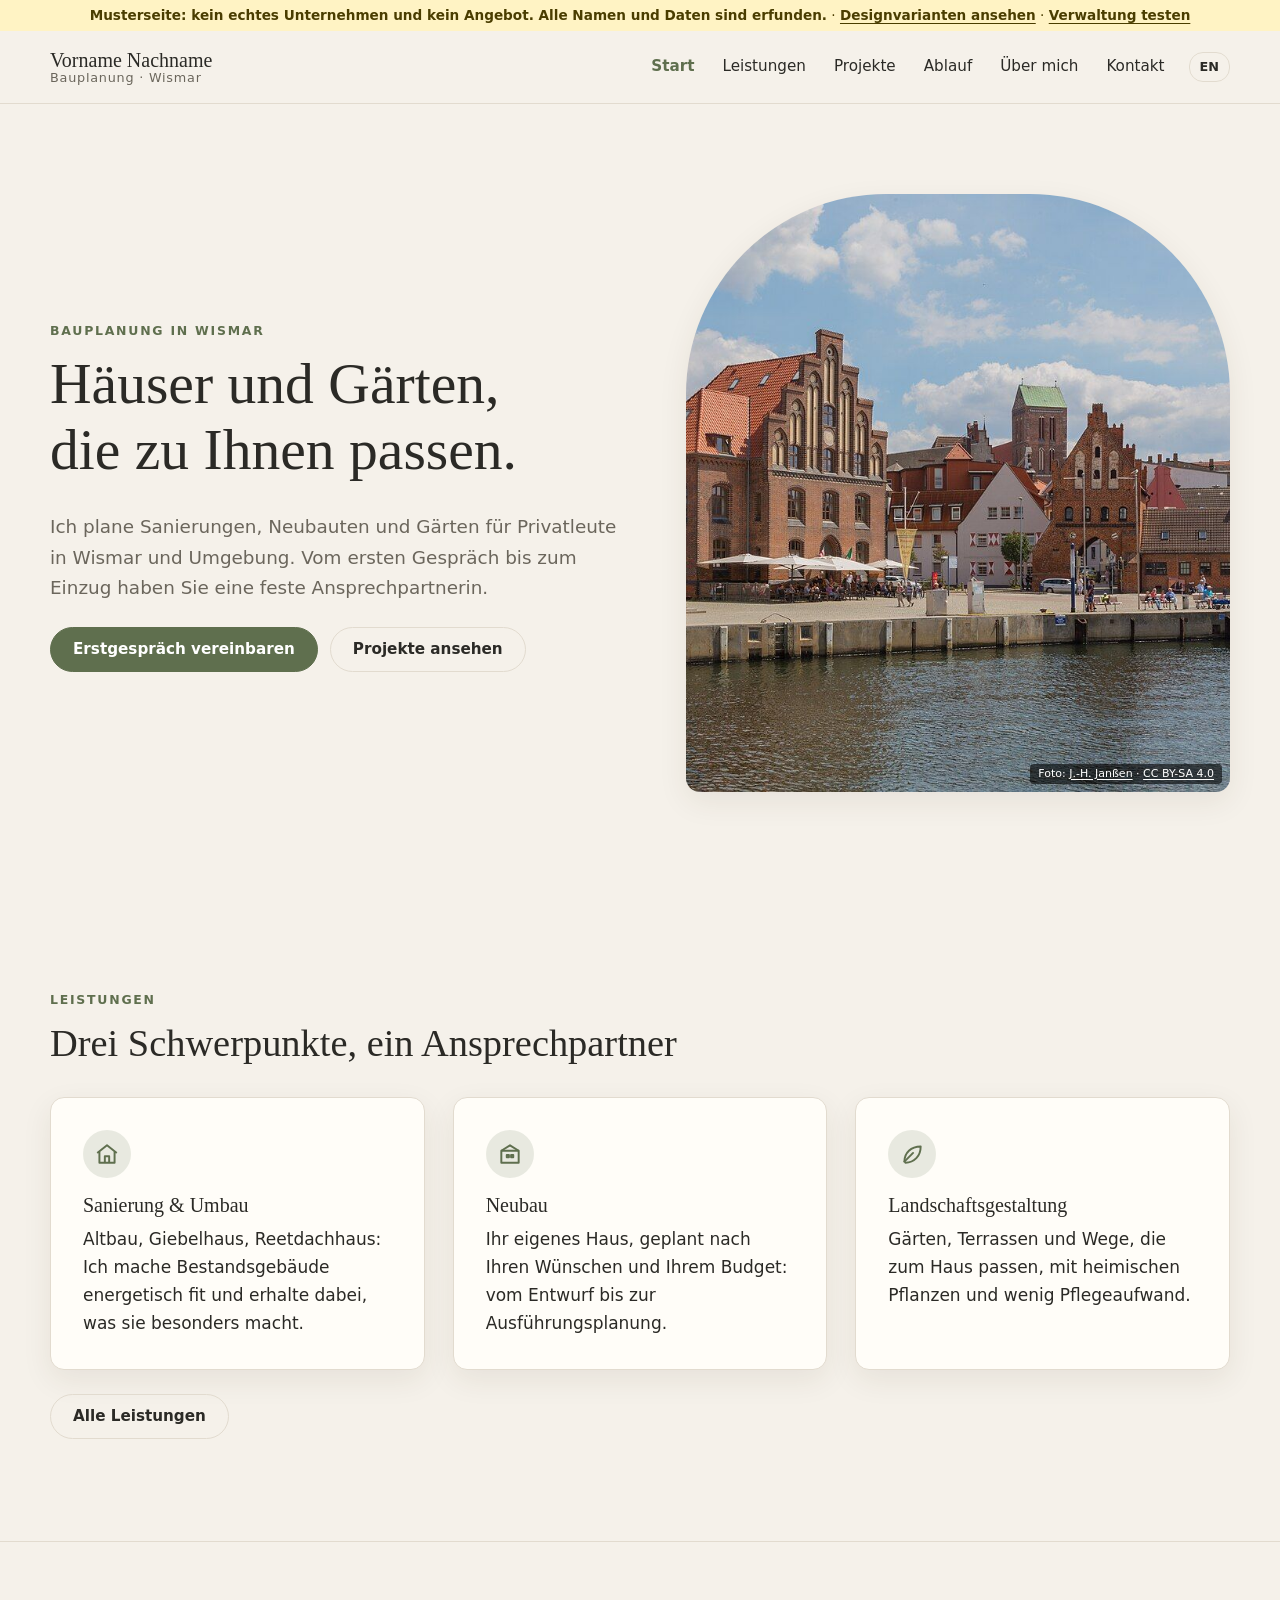
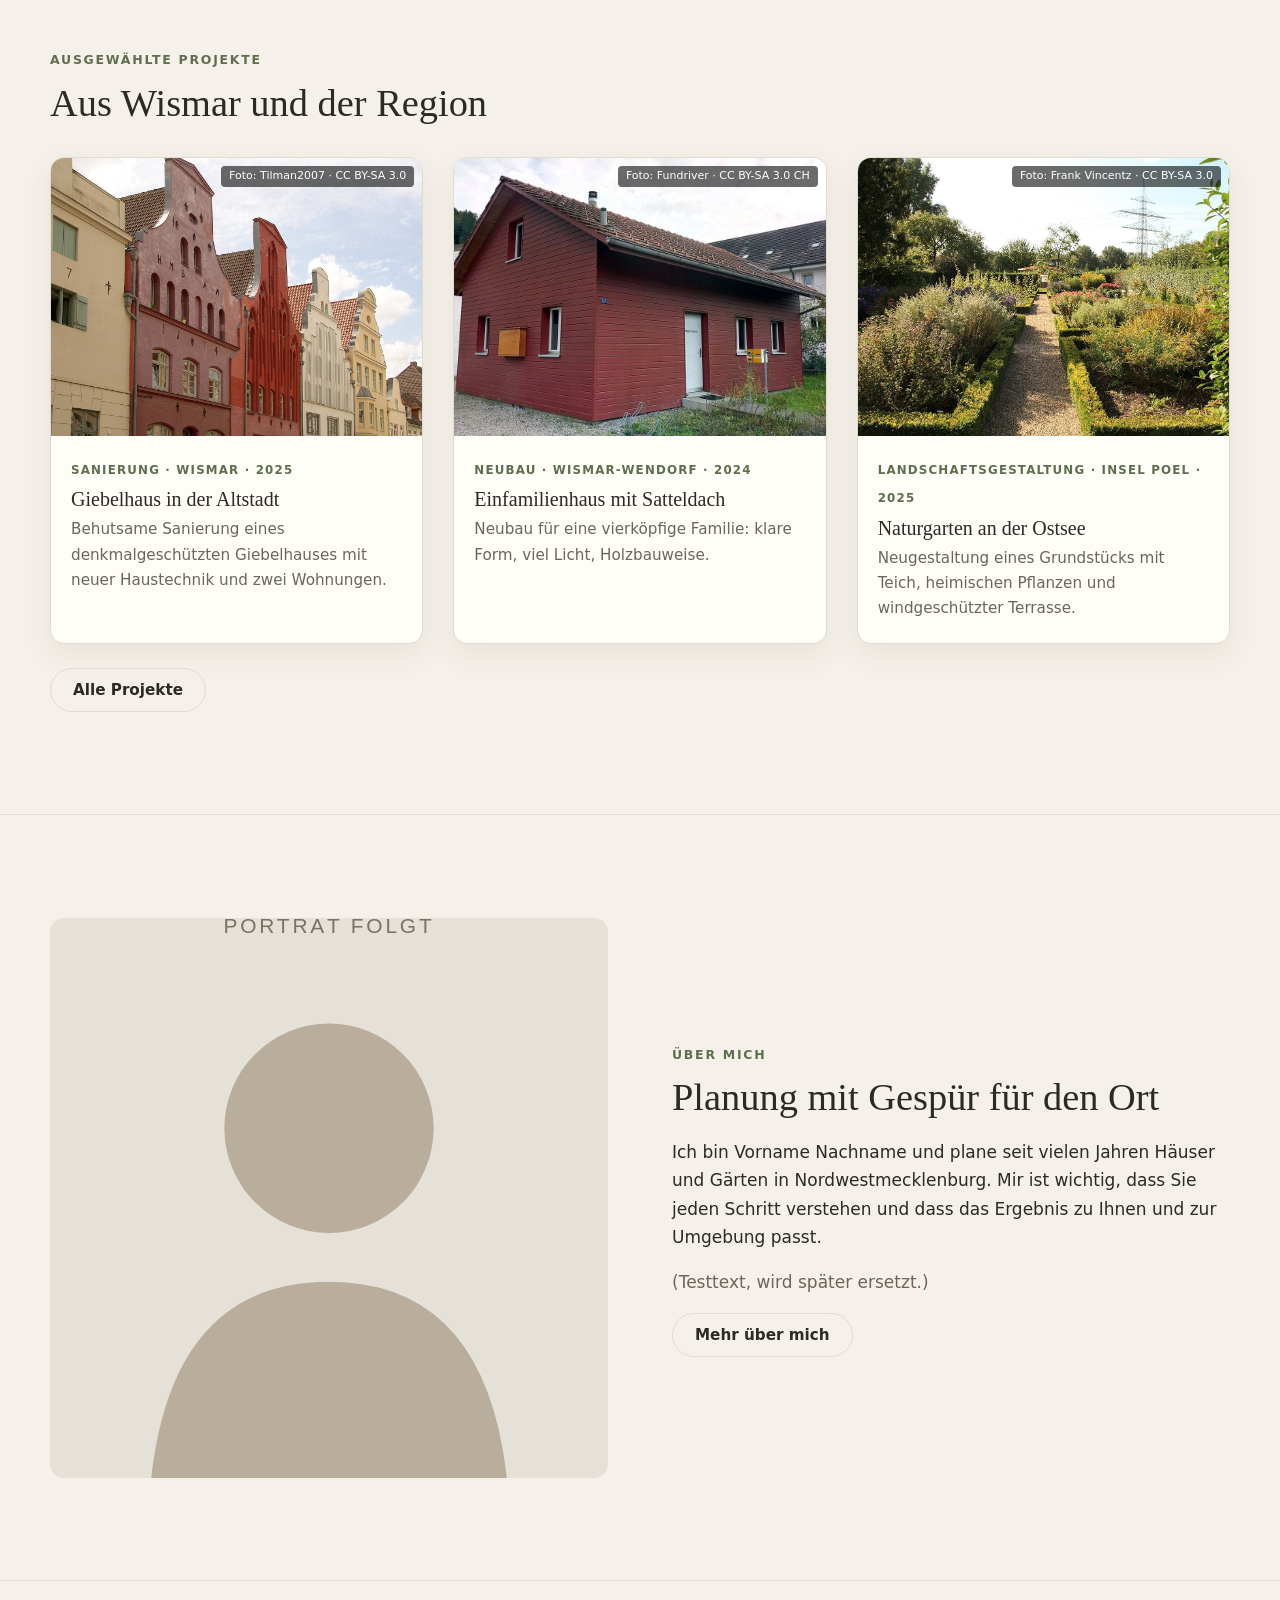
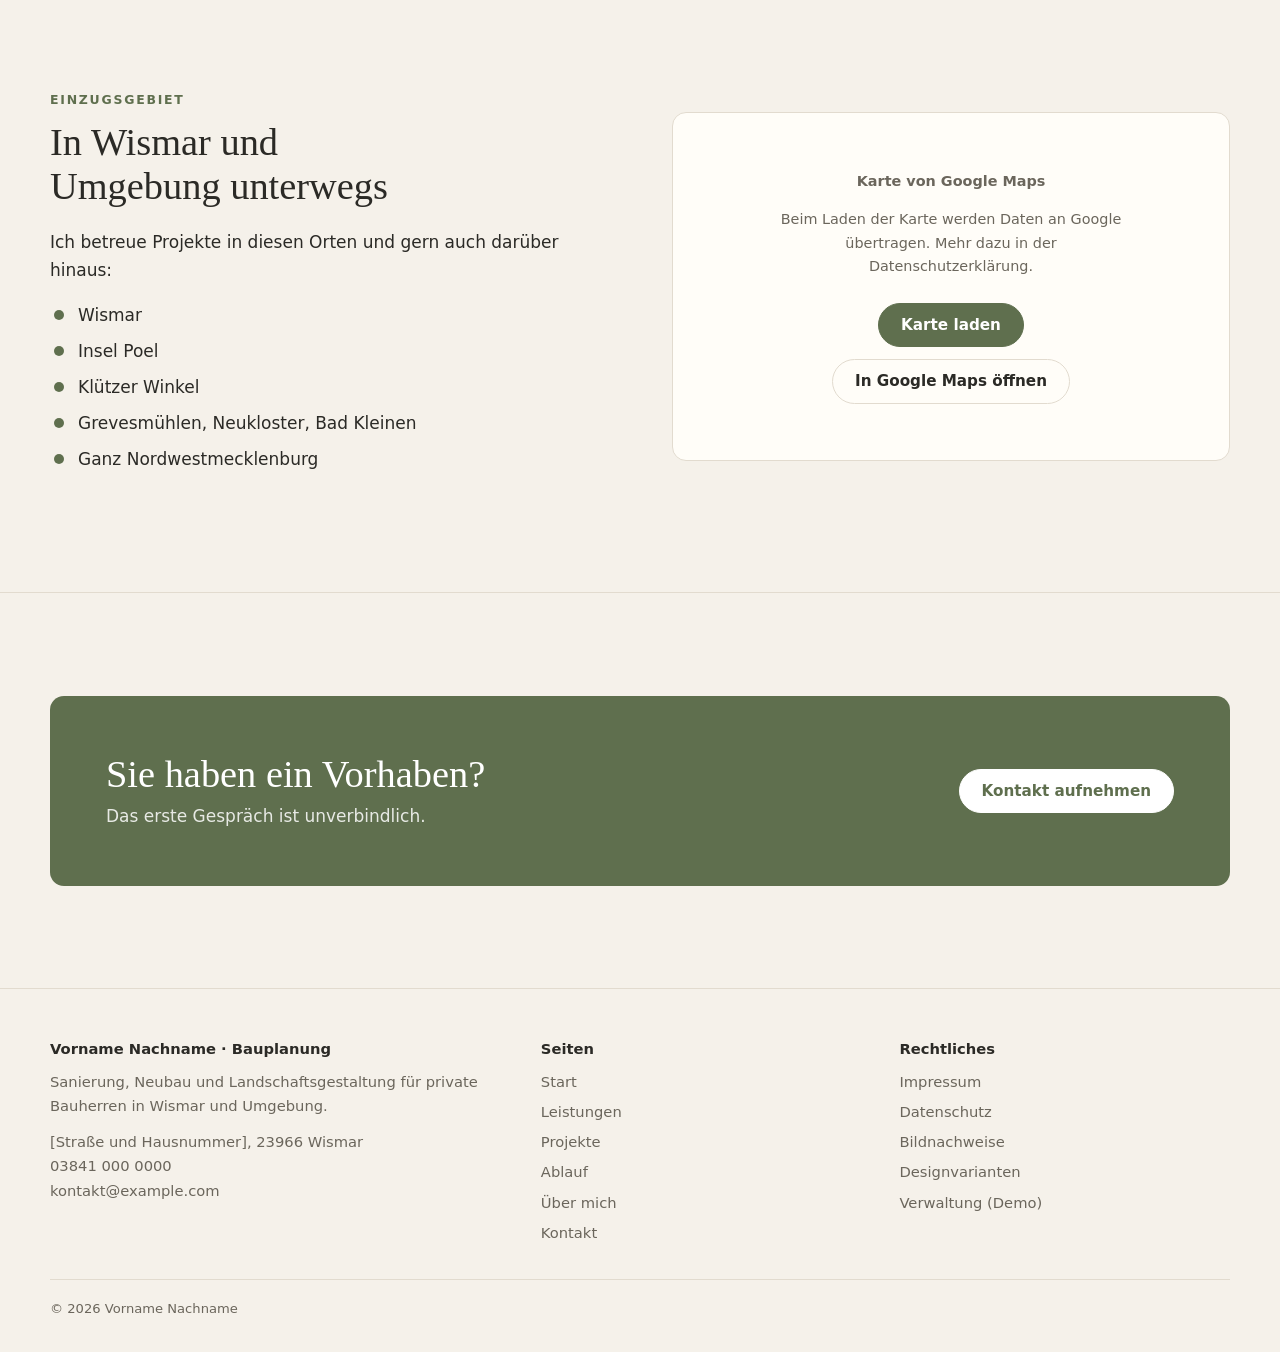
<file: index.html>
<!doctype html>
<html lang="de" data-lang="de">
<head>
<meta charset="utf-8">
<meta name="viewport" content="width=device-width, initial-scale=1">
<title>Bauplanung in Wismar · Sanierung, Neubau, Garten · Vorname Nachname</title>
<meta name="title-en" content="Building design in Wismar · Renovation, new builds, gardens · Vorname Nachname">
<!-- DEMO: Vor dem Livegang entfernen, damit Google die Seite aufnimmt. -->
<meta name="robots" content="noindex, nofollow">
<meta name="description" content="Vorname Nachname plant Sanierungen, Neubauten und Gärten für private Bauherren in Wismar, auf Poel und in Nordwestmecklenburg. Persönlich, verständlich, aus einer Hand.">
<link rel="canonical" href="https://bunwichtig.github.io/architektur-onepager/">
<meta property="og:type" content="website">
<meta property="og:locale" content="de_DE">
<meta property="og:title" content="Vorname Nachname · Bauplanung in Wismar">
<meta property="og:description" content="Sanierung, Neubau und Landschaftsgestaltung für private Bauherren in Wismar und Umgebung.">
<meta property="og:url" content="https://bunwichtig.github.io/architektur-onepager/">
<meta property="og:image" content="https://bunwichtig.github.io/architektur-onepager/assets/img/fotos/wismar-hafen.jpg">
<link rel="icon" href="assets/img/favicon.svg" type="image/svg+xml">
<link rel="stylesheet" href="assets/site.css">
<script src="assets/config.js"></script>
<script src="assets/store.js"></script>
<script src="assets/site.js"></script>
<script type="application/ld+json">
{
  "@context": "https://schema.org",
  "@type": "ProfessionalService",
  "@id": "https://bunwichtig.github.io/architektur-onepager/#business",
  "name": "Vorname Nachname · Bauplanung",
  "description": "Bauplanung für Sanierung, Neubau und Landschaftsgestaltung für private Bauherren in Wismar und Nordwestmecklenburg.",
  "url": "https://bunwichtig.github.io/architektur-onepager/",
  "image": "https://bunwichtig.github.io/architektur-onepager/assets/img/fotos/wismar-hafen.jpg",
  "telephone": "+4938410000000",
  "email": "kontakt@example.com",
  "founder": { "@type": "Person", "name": "Vorname Nachname" },
  "address": {
    "@type": "PostalAddress",
    "postalCode": "23966",
    "addressLocality": "Wismar",
    "addressRegion": "Mecklenburg-Vorpommern",
    "addressCountry": "DE"
  },
  "geo": { "@type": "GeoCoordinates", "latitude": 53.8925, "longitude": 11.4650 },
  "areaServed": ["Wismar", "Insel Poel", "Klützer Winkel", "Grevesmühlen", "Neukloster", "Bad Kleinen", "Nordwestmecklenburg"],
  "knowsLanguage": ["de", "en"],
  "hasOfferCatalog": {
    "@type": "OfferCatalog",
    "name": "Leistungen",
    "itemListElement": [
      { "@type": "Offer", "itemOffered": { "@type": "Service", "name": "Sanierung und Umbau von Bestandsgebäuden" } },
      { "@type": "Offer", "itemOffered": { "@type": "Service", "name": "Planung von Neubauten" } },
      { "@type": "Offer", "itemOffered": { "@type": "Service", "name": "Landschafts- und Gartengestaltung" } }
    ]
  }
}
</script>
</head>
<body>
<a class="skip" href="#main"><span lang="de">Zum Inhalt</span><span lang="en">Skip to content</span></a>
<div id="site-header"></div>

<main id="main">
  <section class="hero">
    <div class="wrap">
      <div class="hero-text">
        <span class="eyebrow"><span lang="de">Bauplanung in Wismar</span><span lang="en">Building design in Wismar</span></span>
        <h1>
          <span lang="de">Häuser und Gärten, die zu Ihnen passen.</span>
          <span lang="en">Homes and gardens that suit you.</span>
        </h1>
        <p class="lead">
          <span lang="de">Ich plane Sanierungen, Neubauten und Gärten für Privatleute in Wismar und Umgebung. Vom ersten Gespräch bis zum Einzug haben Sie eine feste Ansprechpartnerin.</span>
          <span lang="en">I design renovations, new builds and gardens for private clients in and around Wismar. From the first meeting to moving in, you have one person to talk to.</span>
        </p>
        <div class="btn-row">
          <a class="btn" href="kontakt.html"><span lang="de">Erstgespräch vereinbaren</span><span lang="en">Book a first meeting</span></a>
          <a class="btn ghost" href="projekte.html"><span lang="de">Projekte ansehen</span><span lang="en">See projects</span></a>
        </div>
      </div>
      <div class="hero-media">
        <img src="assets/img/fotos/wismar-hafen.jpg" width="1280" height="764" alt="Alter Hafen in Wismar">
      </div>
    </div>
  </section>

  <section class="section">
    <div class="wrap">
      <span class="eyebrow"><span lang="de">Leistungen</span><span lang="en">Services</span></span>
      <h2><span lang="de">Drei Schwerpunkte, ein Ansprechpartner</span><span lang="en">Three specialities, one contact</span></h2>
      <div class="grid cols-3" style="margin-top:32px">
        <article class="card">
          <div class="icon"><svg viewBox="0 0 24 24" fill="none" stroke="currentColor" stroke-width="1.8" stroke-linejoin="round"><path d="M3 11l9-7 9 7"/><path d="M5 10v10h14V10"/><path d="M10 20v-6h4v6"/></svg></div>
          <h3><span lang="de">Sanierung &amp; Umbau</span><span lang="en">Renovation &amp; conversion</span></h3>
          <p><span lang="de">Altbau, Giebelhaus, Reetdachhaus: Ich mache Bestandsgebäude energetisch fit und erhalte dabei, was sie besonders macht.</span><span lang="en">Old buildings, gabled houses, thatched cottages: I make existing buildings energy-efficient while keeping what makes them special.</span></p>
        </article>
        <article class="card">
          <div class="icon"><svg viewBox="0 0 24 24" fill="none" stroke="currentColor" stroke-width="1.8" stroke-linejoin="round"><rect x="4" y="9" width="16" height="11"/><path d="M4 9l8-5 8 5"/><path d="M9 13h2v2H9zM13 13h2v2h-2z"/></svg></div>
          <h3><span lang="de">Neubau</span><span lang="en">New builds</span></h3>
          <p><span lang="de">Ihr eigenes Haus, geplant nach Ihren Wünschen und Ihrem Budget: vom Entwurf bis zur Ausführungsplanung.</span><span lang="en">Your own house, designed around your wishes and budget: from the first sketch to construction drawings.</span></p>
        </article>
        <article class="card">
          <div class="icon"><svg viewBox="0 0 24 24" fill="none" stroke="currentColor" stroke-width="1.8" stroke-linecap="round" stroke-linejoin="round"><path d="M5 19c0-8 6-14 15-14 0 9-6 15-14 15"/><path d="M5 19l8-8"/></svg></div>
          <h3><span lang="de">Landschaftsgestaltung</span><span lang="en">Landscape design</span></h3>
          <p><span lang="de">Gärten, Terrassen und Wege, die zum Haus passen, mit heimischen Pflanzen und wenig Pflegeaufwand.</span><span lang="en">Gardens, terraces and paths that match the house, with native plants and little upkeep.</span></p>
        </article>
      </div>
      <div class="btn-row"><a class="btn ghost" href="leistungen.html"><span lang="de">Alle Leistungen</span><span lang="en">All services</span></a></div>
    </div>
  </section>

  <section class="section">
    <div class="wrap">
      <span class="eyebrow"><span lang="de">Ausgewählte Projekte</span><span lang="en">Selected projects</span></span>
      <h2><span lang="de">Aus Wismar und der Region</span><span lang="en">From Wismar and the region</span></h2>
      <div class="projects" id="project-list" data-limit="3" style="margin-top:32px"></div>
      <div class="btn-row"><a class="btn ghost" href="projekte.html"><span lang="de">Alle Projekte</span><span lang="en">All projects</span></a></div>
    </div>
  </section>

  <section class="section">
    <div class="wrap split">
      <img src="assets/img/portrait.svg" width="800" height="1000" alt="Platzhalter: Porträt von Vorname Nachname folgt">
      <div>
        <span class="eyebrow"><span lang="de">Über mich</span><span lang="en">About me</span></span>
        <h2><span lang="de">Planung mit Gespür für den Ort</span><span lang="en">Design with a feel for the place</span></h2>
        <p><span lang="de">Ich bin Vorname Nachname und plane seit vielen Jahren Häuser und Gärten in Nordwestmecklenburg. Mir ist wichtig, dass Sie jeden Schritt verstehen und dass das Ergebnis zu Ihnen und zur Umgebung passt.</span><span lang="en">I'm Vorname Nachname and have been designing homes and gardens in north-west Mecklenburg for many years. It matters to me that you understand every step and that the result suits you and its surroundings.</span></p>
        <p class="muted"><span lang="de">(Testtext, wird später ersetzt.)</span><span lang="en">(Sample text, to be replaced.)</span></p>
        <a class="btn ghost" href="ueber-mich.html"><span lang="de">Mehr über mich</span><span lang="en">More about me</span></a>
      </div>
    </div>
  </section>

  <section class="section">
    <div class="wrap split">
      <div>
        <span class="eyebrow"><span lang="de">Einzugsgebiet</span><span lang="en">Area</span></span>
        <h2><span lang="de">In Wismar und Umgebung unterwegs</span><span lang="en">Working in and around Wismar</span></h2>
        <p><span lang="de">Ich betreue Projekte in diesen Orten und gern auch darüber hinaus:</span><span lang="en">I work on projects in these places, and gladly beyond:</span></p>
        <ul class="check">
          <li>Wismar</li>
          <li><span lang="de">Insel Poel</span><span lang="en">Poel Island</span></li>
          <li>Klützer Winkel</li>
          <li>Grevesmühlen, Neukloster, Bad Kleinen</li>
          <li><span lang="de">Ganz Nordwestmecklenburg</span><span lang="en">All of north-west Mecklenburg</span></li>
        </ul>
      </div>
      <div class="map" data-map></div>
    </div>
  </section>

  <section class="section">
    <div class="wrap">
      <div class="cta">
        <div>
          <h2><span lang="de">Sie haben ein Vorhaben?</span><span lang="en">Planning a project?</span></h2>
          <p><span lang="de">Das erste Gespräch ist unverbindlich.</span><span lang="en">The first meeting is free of obligation.</span></p>
        </div>
        <a class="btn" href="kontakt.html"><span lang="de">Kontakt aufnehmen</span><span lang="en">Get in touch</span></a>
      </div>
    </div>
  </section>
</main>

<div id="site-footer"></div>
</body>
</html>
</file>
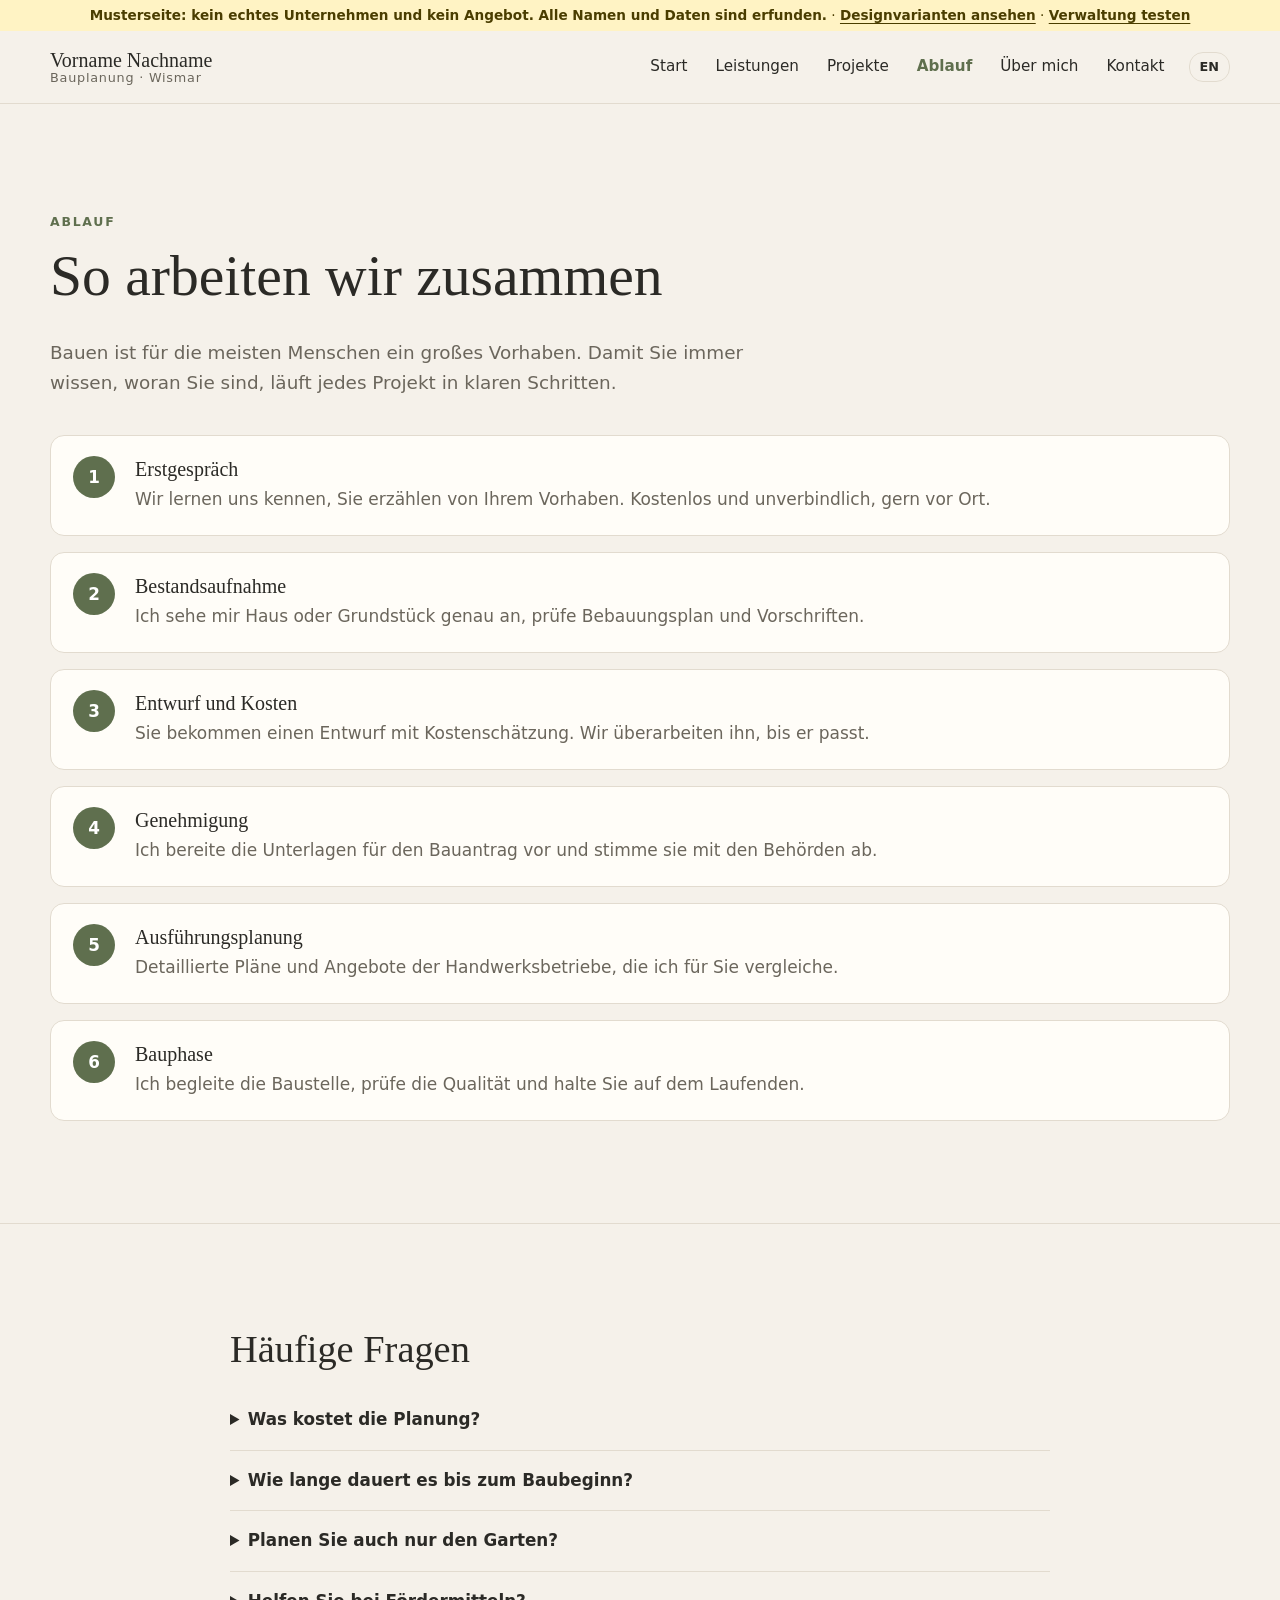
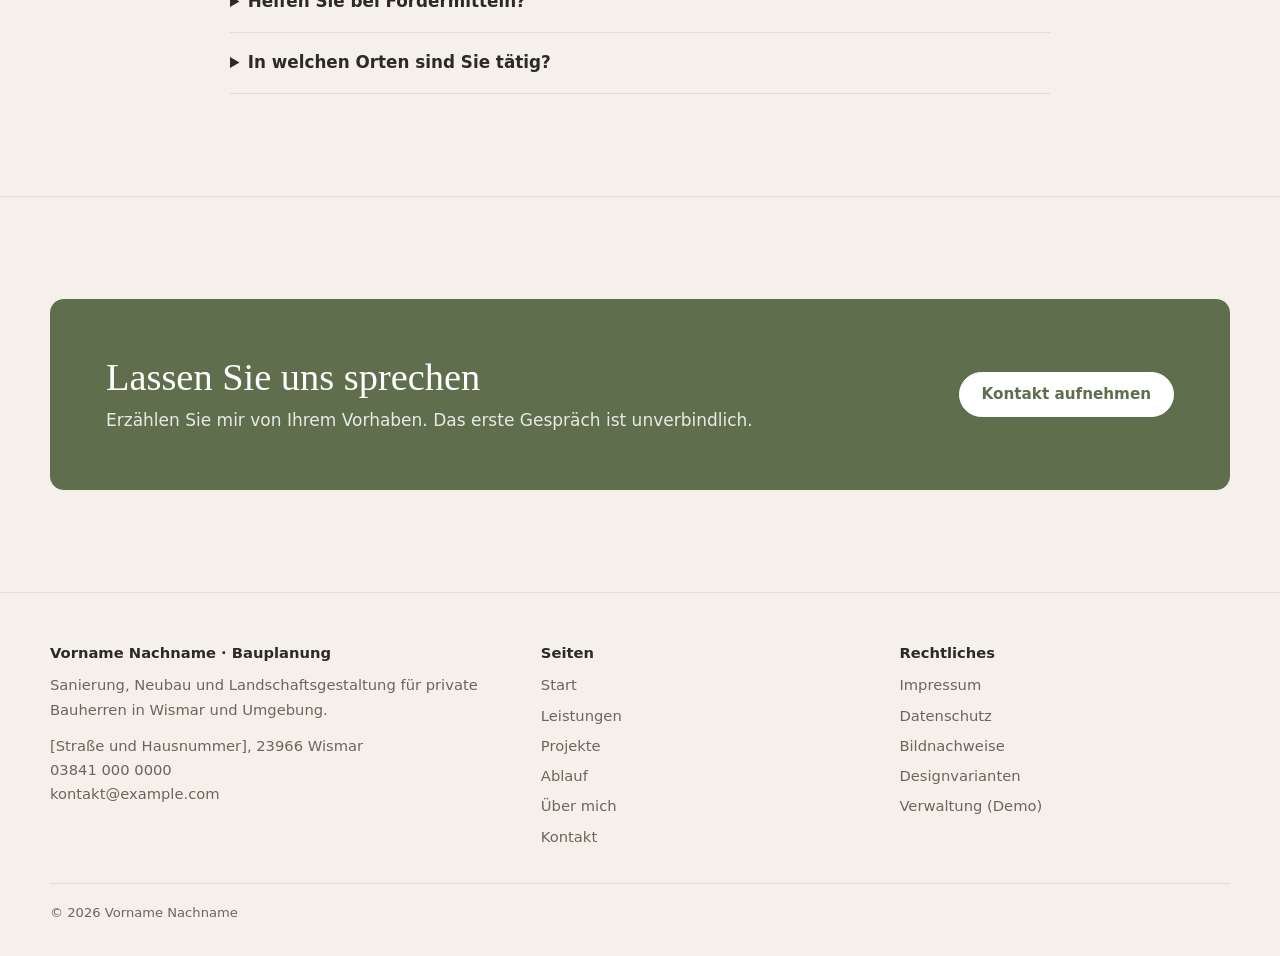
<file: ablauf.html>
<!doctype html>
<html lang="de" data-lang="de">
<head>
<meta charset="utf-8">
<meta name="viewport" content="width=device-width, initial-scale=1">
<title>Ablauf und häufige Fragen · Bauplanung Wismar · Vorname Nachname</title>
<meta name="title-en" content="Process and FAQ · Vorname Nachname">
<!-- DEMO: Vor dem Livegang entfernen, damit Google die Seite aufnimmt. -->
<meta name="robots" content="noindex, nofollow">
<meta name="description" content="Vom Erstgespräch bis zur Bauphase: So läuft eine Planung mit Vorname Nachname ab. Mit Antworten auf häufige Fragen zu Kosten, Dauer und Förderung.">
<link rel="canonical" href="https://bunwichtig.github.io/architektur-onepager/ablauf.html">
<meta property="og:type" content="website">
<meta property="og:locale" content="de_DE">
<meta property="og:title" content="Ablauf und häufige Fragen · Bauplanung Wismar · Vorname Nachname">
<meta property="og:description" content="Vom Erstgespräch bis zur Bauphase: So läuft eine Planung mit Vorname Nachname ab. Mit Antworten auf häufige Fragen zu Kosten, Dauer und Förderung.">
<meta property="og:image" content="https://bunwichtig.github.io/architektur-onepager/assets/img/fotos/wismar-hafen.jpg">
<link rel="icon" href="assets/img/favicon.svg" type="image/svg+xml">
<link rel="stylesheet" href="assets/site.css">
<script src="assets/config.js"></script>
<script src="assets/store.js"></script>
<script src="assets/site.js"></script>
<script type="application/ld+json">
{
  "@context": "https://schema.org",
  "@type": "FAQPage",
  "mainEntity": [
    { "@type": "Question", "name": "Was kostet die Planung?", "acceptedAnswer": { "@type": "Answer", "text": "Das hängt von Größe und Umfang des Projekts ab. Nach dem Erstgespräch bekommen Sie ein schriftliches Angebot." } },
    { "@type": "Question", "name": "Wie lange dauert es bis zum Baubeginn?", "acceptedAnswer": { "@type": "Answer", "text": "Bei einem Einfamilienhaus rechnen Sie mit etwa sechs bis zwölf Monaten für Planung und Genehmigung." } },
    { "@type": "Question", "name": "Planen Sie auch nur den Garten?", "acceptedAnswer": { "@type": "Answer", "text": "Ja. Gartengestaltung können Sie auch einzeln beauftragen, auch für bestehende Häuser." } },
    { "@type": "Question", "name": "Helfen Sie bei Fördermitteln?", "acceptedAnswer": { "@type": "Answer", "text": "Ja. Für Sanierungen gibt es oft Zuschüsse oder günstige Kredite. Ich zeige Ihnen, was in Frage kommt." } },
    { "@type": "Question", "name": "In welchen Orten sind Sie tätig?", "acceptedAnswer": { "@type": "Answer", "text": "Vor allem in Wismar, auf der Insel Poel, im Klützer Winkel und in ganz Nordwestmecklenburg." } }
  ]
}
</script>
</head>
<body>
<a class="skip" href="#main"><span lang="de">Zum Inhalt</span><span lang="en">Skip to content</span></a>
<div id="site-header"></div>

<main id="main">
<section class="section">
    <div class="wrap">
      <span class="eyebrow"><span lang="de">Ablauf</span><span lang="en">Process</span></span>
      <h1><span lang="de">So arbeiten wir zusammen</span><span lang="en">How we work together</span></h1>
      <p class="lead"><span lang="de">Bauen ist für die meisten Menschen ein großes Vorhaben. Damit Sie immer wissen, woran Sie sind, läuft jedes Projekt in klaren Schritten.</span><span lang="en">For most people building is a big undertaking. So you always know where you stand, every project follows clear steps.</span></p>
      <ol class="steps" style="margin-top:36px"><li><h3><span lang="de">Erstgespräch</span><span lang="en">First meeting</span></h3><p><span lang="de">Wir lernen uns kennen, Sie erzählen von Ihrem Vorhaben. Kostenlos und unverbindlich, gern vor Ort.</span><span lang="en">We get to know each other and you tell me about your plans. Free of charge, ideally on site.</span></p></li><li><h3><span lang="de">Bestandsaufnahme</span><span lang="en">Survey</span></h3><p><span lang="de">Ich sehe mir Haus oder Grundstück genau an, prüfe Bebauungsplan und Vorschriften.</span><span lang="en">I take a close look at the house or plot and check zoning and regulations.</span></p></li><li><h3><span lang="de">Entwurf und Kosten</span><span lang="en">Design and costs</span></h3><p><span lang="de">Sie bekommen einen Entwurf mit Kostenschätzung. Wir überarbeiten ihn, bis er passt.</span><span lang="en">You receive a design with a cost estimate. We refine it until it fits.</span></p></li><li><h3><span lang="de">Genehmigung</span><span lang="en">Permission</span></h3><p><span lang="de">Ich bereite die Unterlagen für den Bauantrag vor und stimme sie mit den Behörden ab.</span><span lang="en">I prepare the documents for the planning application and coordinate with the authorities.</span></p></li><li><h3><span lang="de">Ausführungsplanung</span><span lang="en">Construction drawings</span></h3><p><span lang="de">Detaillierte Pläne und Angebote der Handwerksbetriebe, die ich für Sie vergleiche.</span><span lang="en">Detailed drawings and quotes from contractors, which I compare for you.</span></p></li><li><h3><span lang="de">Bauphase</span><span lang="en">Construction</span></h3><p><span lang="de">Ich begleite die Baustelle, prüfe die Qualität und halte Sie auf dem Laufenden.</span><span lang="en">I oversee the site, check quality and keep you informed.</span></p></li></ol>
    </div>
  </section>
  <section class="section">
    <div class="wrap" style="max-width:820px">
      <h2><span lang="de">Häufige Fragen</span><span lang="en">Frequently asked questions</span></h2>
      <details class="faq"><summary><span lang="de">Was kostet die Planung?</span><span lang="en">What does the design cost?</span></summary><p><span lang="de">Das hängt von Größe und Umfang des Projekts ab. Nach dem Erstgespräch bekommen Sie ein schriftliches Angebot.</span><span lang="en">It depends on the size and scope of the project. After the first meeting you receive a written quote.</span></p></details><details class="faq"><summary><span lang="de">Wie lange dauert es bis zum Baubeginn?</span><span lang="en">How long until construction starts?</span></summary><p><span lang="de">Bei einem Einfamilienhaus rechnen Sie mit etwa sechs bis zwölf Monaten für Planung und Genehmigung.</span><span lang="en">For a family home, expect roughly six to twelve months for design and permission.</span></p></details><details class="faq"><summary><span lang="de">Planen Sie auch nur den Garten?</span><span lang="en">Do you design just the garden too?</span></summary><p><span lang="de">Ja. Gartengestaltung können Sie auch einzeln beauftragen, auch für bestehende Häuser.</span><span lang="en">Yes. Garden design can be booked on its own, including for existing houses.</span></p></details><details class="faq"><summary><span lang="de">Helfen Sie bei Fördermitteln?</span><span lang="en">Do you help with grants?</span></summary><p><span lang="de">Ja. Für Sanierungen gibt es oft Zuschüsse oder günstige Kredite. Ich zeige Ihnen, was in Frage kommt.</span><span lang="en">Yes. Renovations often qualify for grants or low-interest loans. I show you what applies.</span></p></details><details class="faq"><summary><span lang="de">In welchen Orten sind Sie tätig?</span><span lang="en">Where do you work?</span></summary><p><span lang="de">Vor allem in Wismar, auf der Insel Poel, im Klützer Winkel und in ganz Nordwestmecklenburg.</span><span lang="en">Mainly in Wismar, on Poel Island, in the Klützer Winkel and across north-west Mecklenburg.</span></p></details>
    </div>
  </section>
  <section class="section">
    <div class="wrap">
      <div class="cta">
        <div>
          <h2><span lang="de">Lassen Sie uns sprechen</span><span lang="en">Let's talk</span></h2>
          <p><span lang="de">Erzählen Sie mir von Ihrem Vorhaben. Das erste Gespräch ist unverbindlich.</span><span lang="en">Tell me about your plans. The first meeting is free of obligation.</span></p>
        </div>
        <a class="btn" href="kontakt.html"><span lang="de">Kontakt aufnehmen</span><span lang="en">Get in touch</span></a>
      </div>
    </div>
  </section>
</main>

<div id="site-footer"></div>
</body>
</html>
</file>
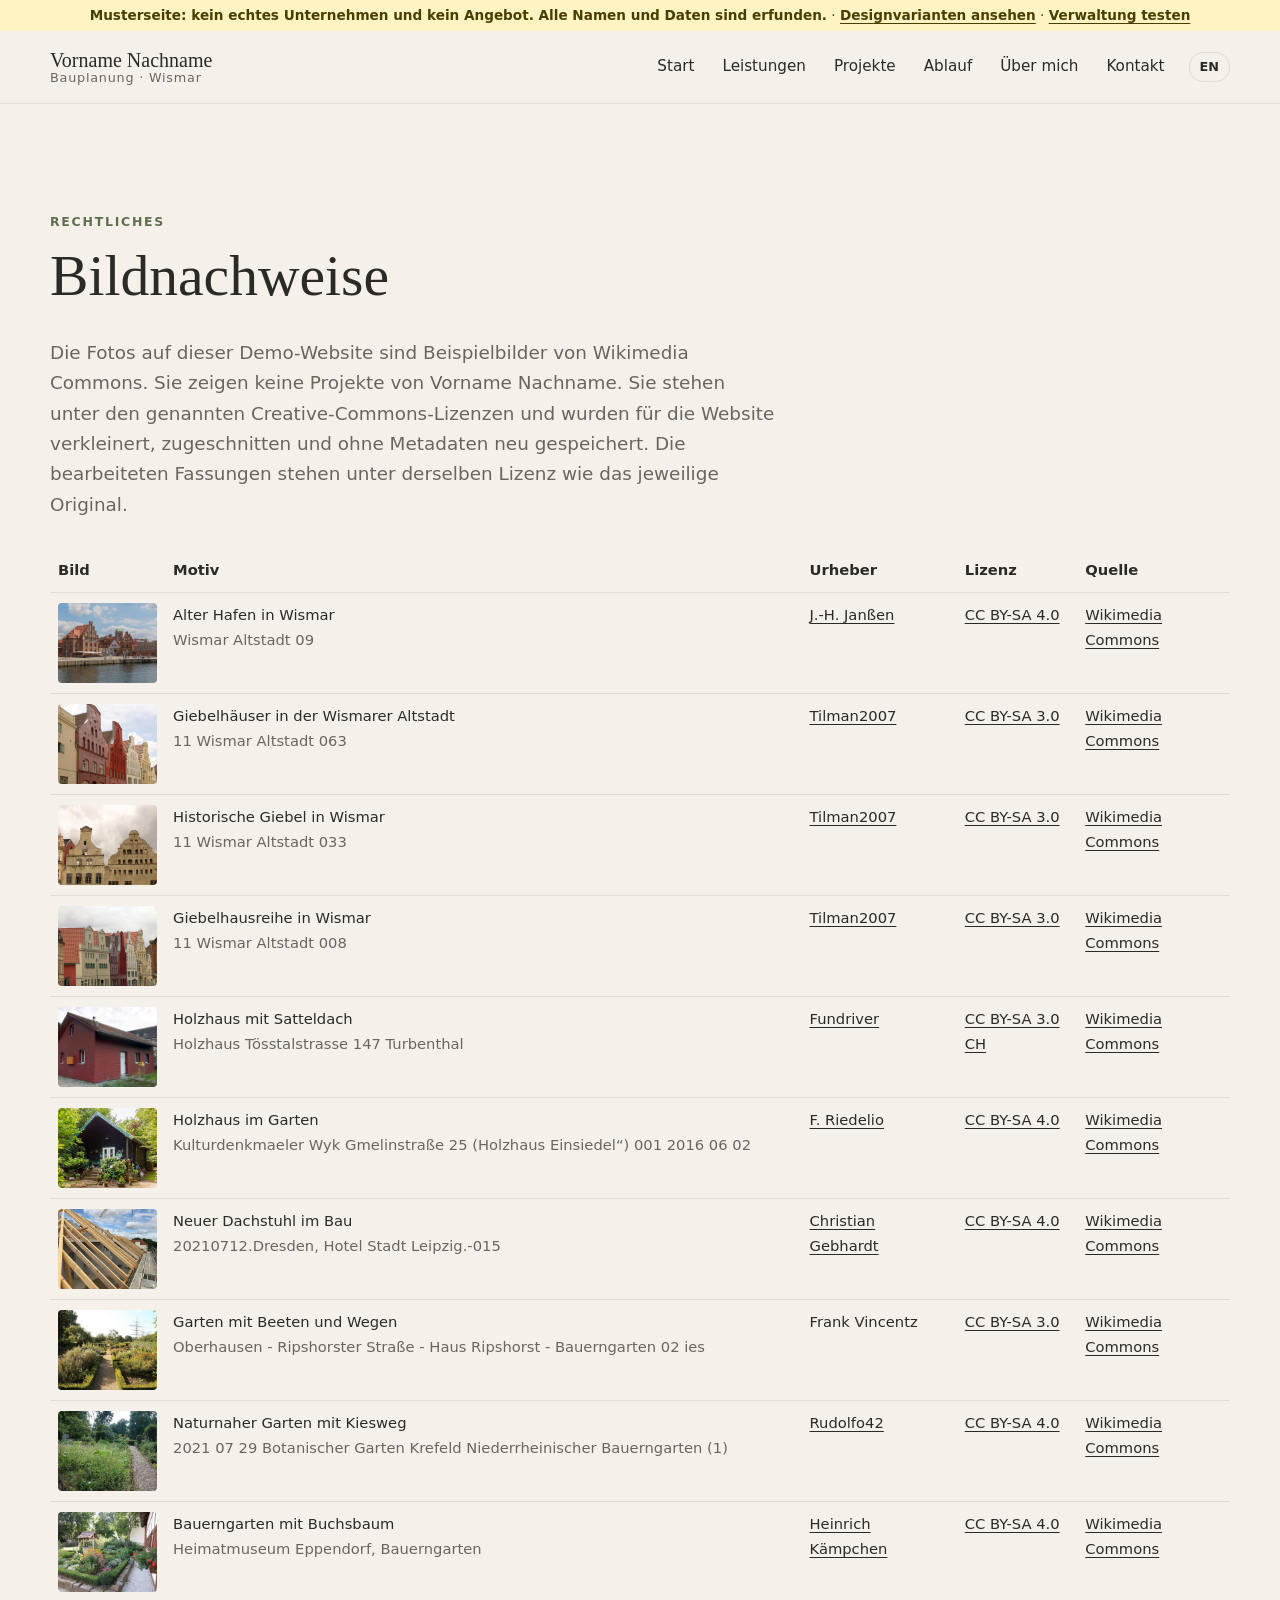
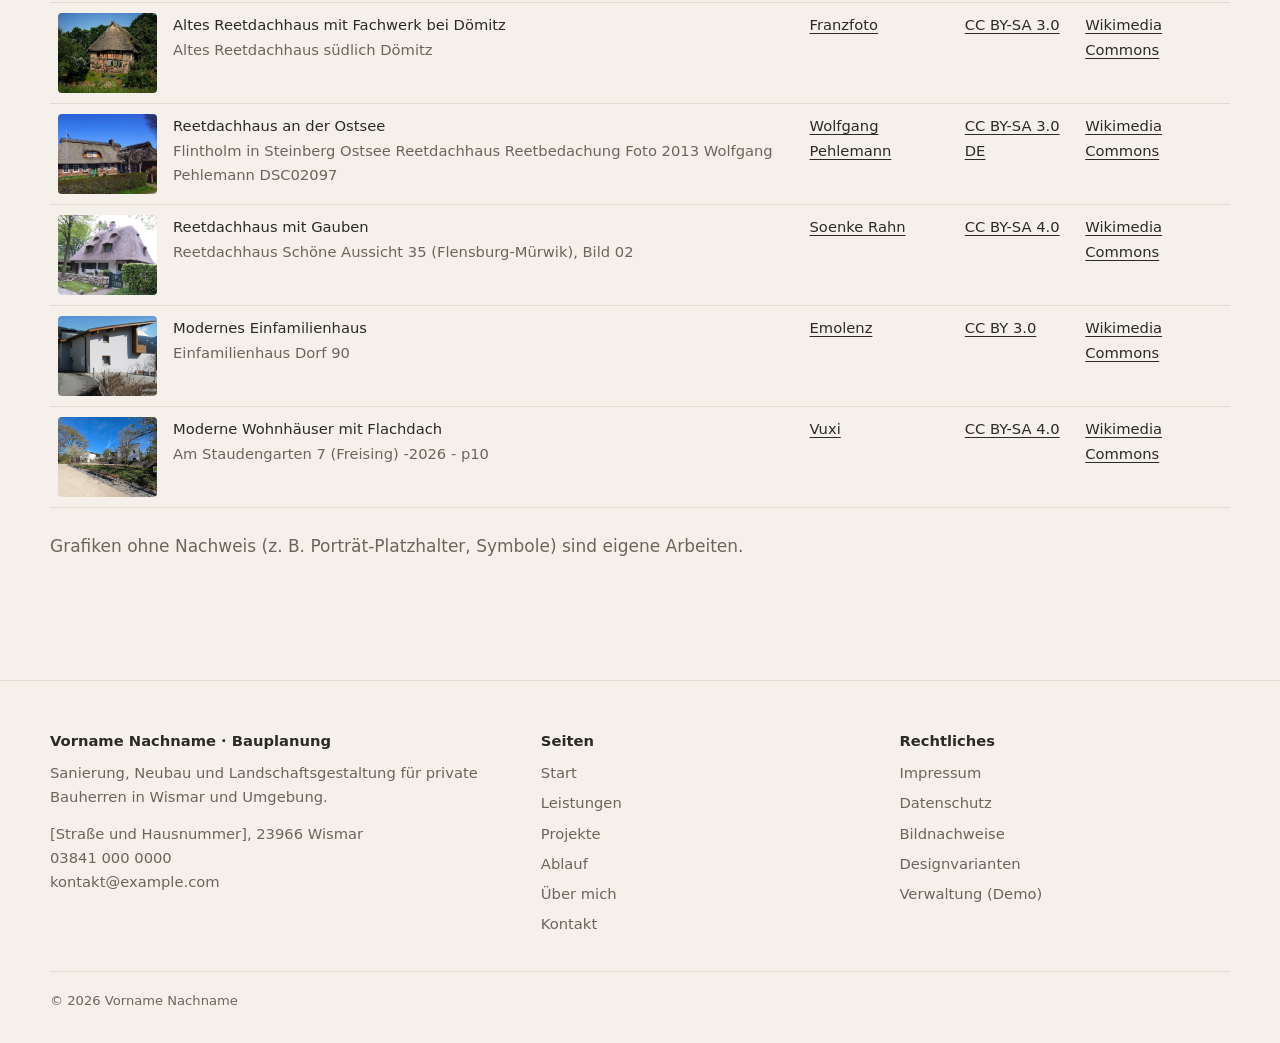
<file: bildnachweise.html>
<!doctype html>
<html lang="de" data-lang="de">
<head>
<meta charset="utf-8">
<meta name="viewport" content="width=device-width, initial-scale=1">
<title>Bildnachweise · Vorname Nachname</title>
<meta name="title-en" content="Image credits · Vorname Nachname">
<!-- DEMO: Vor dem Livegang entfernen, damit Google die Seite aufnimmt. -->
<meta name="robots" content="noindex, nofollow">
<meta name="description" content="Bildnachweise und Lizenzen der Fotos auf der Website von Vorname Nachname.">
<link rel="canonical" href="https://bunwichtig.github.io/architektur-onepager/bildnachweise.html">
<meta property="og:type" content="website">
<meta property="og:locale" content="de_DE">
<meta property="og:title" content="Bildnachweise · Vorname Nachname">
<meta property="og:description" content="Bildnachweise und Lizenzen der Fotos auf der Website von Vorname Nachname.">
<meta property="og:image" content="https://bunwichtig.github.io/architektur-onepager/assets/img/fotos/wismar-hafen.jpg">
<link rel="icon" href="assets/img/favicon.svg" type="image/svg+xml">
<link rel="stylesheet" href="assets/site.css">
<script src="assets/config.js"></script>
<script src="assets/store.js"></script>
<script src="assets/site.js"></script>
</head>
<body>
<a class="skip" href="#main"><span lang="de">Zum Inhalt</span><span lang="en">Skip to content</span></a>
<div id="site-header"></div>

<main id="main">
  <section class="section">
    <div class="wrap">
      <span class="eyebrow"><span lang="de">Rechtliches</span><span lang="en">Legal</span></span>
      <h1><span lang="de">Bildnachweise</span><span lang="en">Image credits</span></h1>
      <p class="lead">
        <span lang="de">Die Fotos auf dieser Demo-Website sind Beispielbilder von Wikimedia Commons. Sie zeigen keine Projekte von Vorname Nachname. Sie stehen unter den genannten Creative-Commons-Lizenzen und wurden für die Website verkleinert, zugeschnitten und ohne Metadaten neu gespeichert. Die bearbeiteten Fassungen stehen unter derselben Lizenz wie das jeweilige Original.</span>
        <span lang="en">The photos on this demo website are examples from Wikimedia Commons. They do not show projects by Vorname Nachname. They are licensed under the Creative Commons licences listed and were resized, cropped and re-saved without metadata for the website. The edited versions are licensed under the same licence as the respective original.</span>
      </p>
      <div style="overflow-x:auto;margin-top:28px">
        <table class="credits-table">
          <thead><tr>
            <th><span lang="de">Bild</span><span lang="en">Image</span></th>
            <th><span lang="de">Motiv</span><span lang="en">Subject</span></th>
            <th><span lang="de">Urheber</span><span lang="en">Author</span></th>
            <th><span lang="de">Lizenz</span><span lang="en">Licence</span></th>
            <th><span lang="de">Quelle</span><span lang="en">Source</span></th>
          </tr></thead>
          <tbody id="credits"></tbody>
        </table>
      </div>
      <p class="muted" style="margin-top:24px"><span lang="de">Grafiken ohne Nachweis (z. B. Porträt-Platzhalter, Symbole) sind eigene Arbeiten.</span><span lang="en">Graphics without credit (e.g. the portrait placeholder, icons) are our own work.</span></p>
    </div>
  </section>
</main>

<div id="site-footer"></div>
<script>
  document.addEventListener('DOMContentLoaded', function () {
    var U = SiteUtil, esc = U.esc;
    U.credits().then(function (c) {
      var a = function (href, text) { return href ? '<a href="' + esc(href) + '" target="_blank" rel="noopener">' + esc(text) + '</a>' : esc(text); };
      document.getElementById('credits').innerHTML = Object.keys(c).map(function (src) {
        var x = c[src];
        return '<tr><td><img src="' + esc(src) + '" alt="' + esc(x.alt) + '" loading="lazy" data-credited="1"></td><td>' + esc(x.alt) +
          '<br><span class="muted">' + esc(x.title) + '</span></td><td>' + a(x.authorUrl, x.author) + '</td><td>' + a(x.licenseUrl, x.license) +
          '</td><td>' + a(x.source, 'Wikimedia Commons') + '</td></tr>';
      }).join('');
    });
  });
</script>
</body>
</html>
</file>
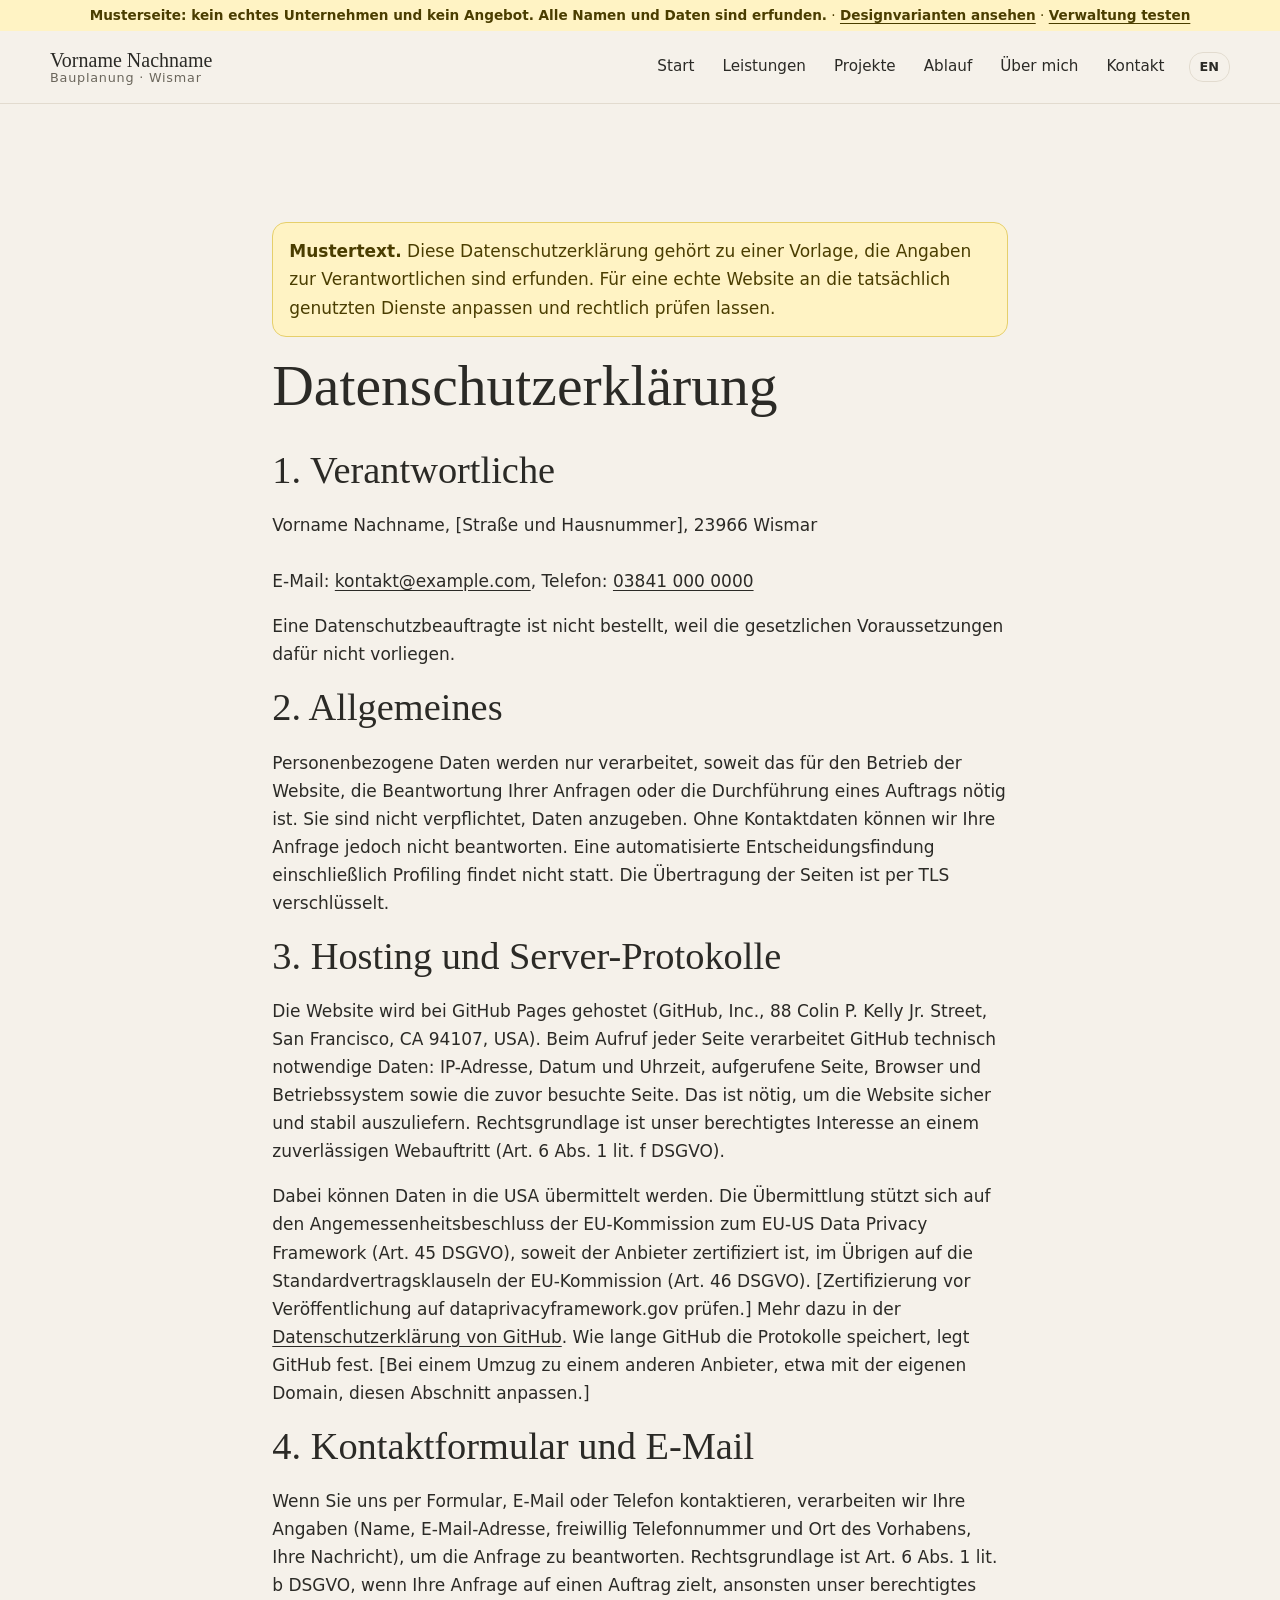
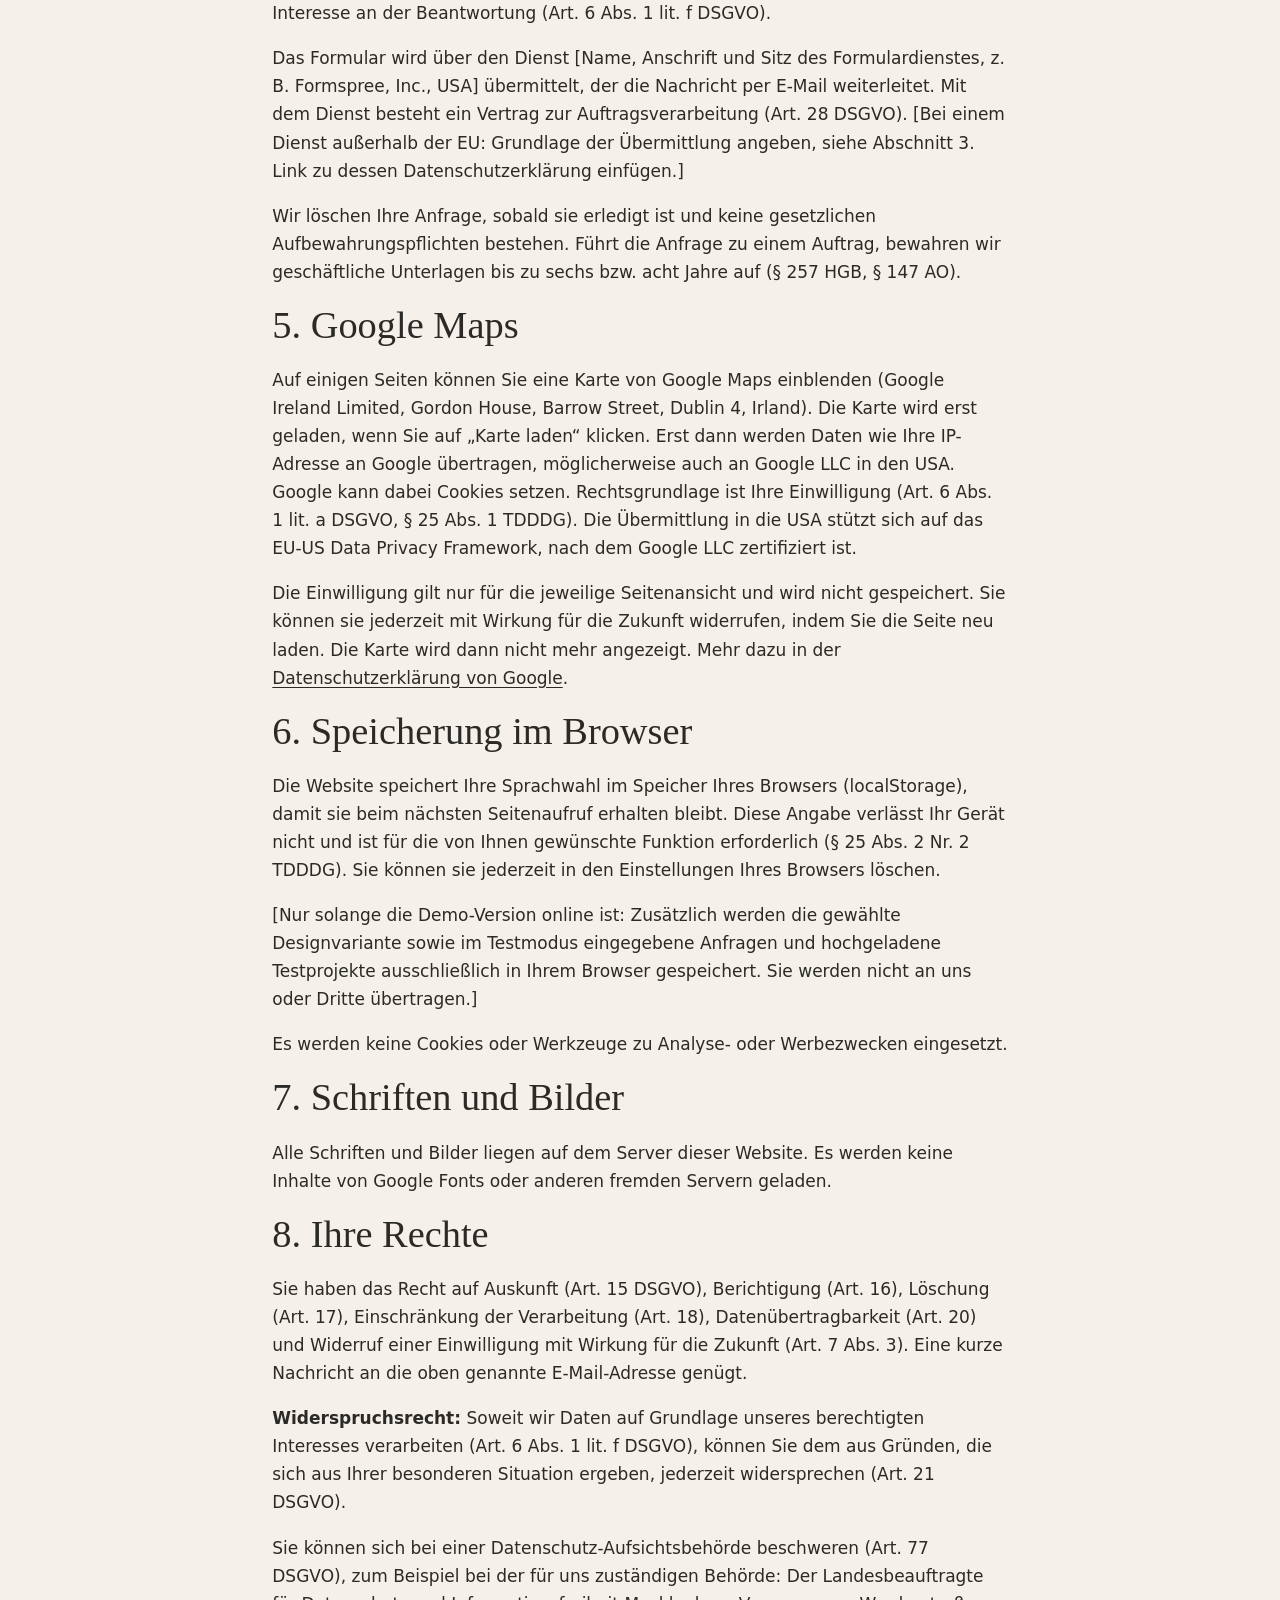
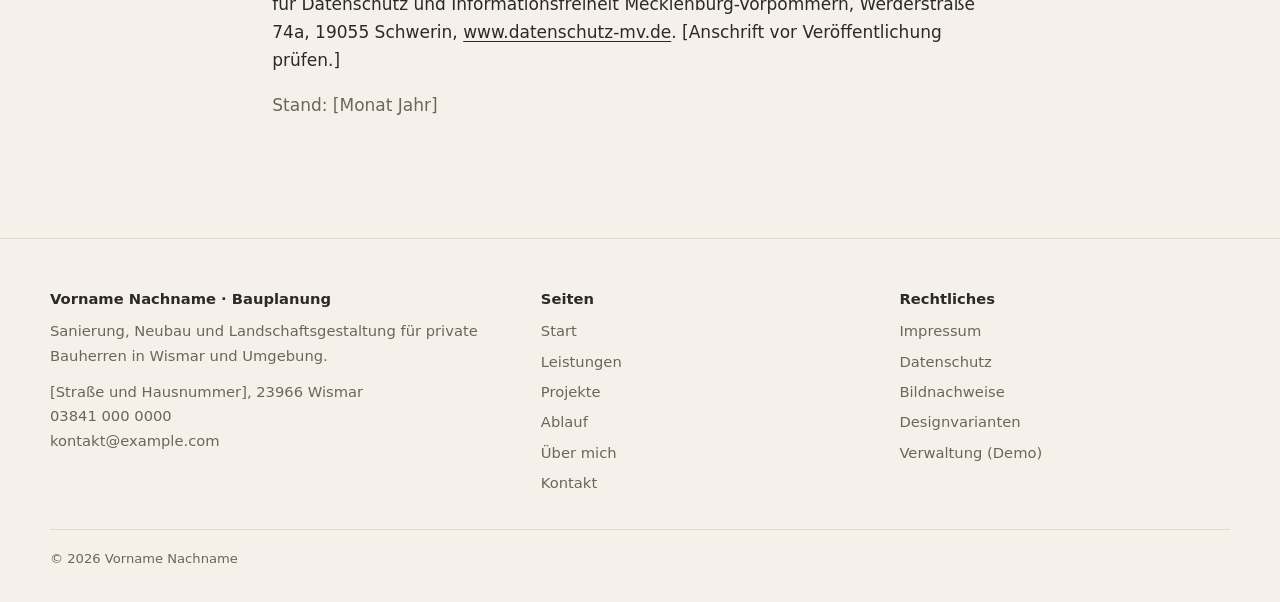
<file: datenschutz.html>
<!doctype html>
<html lang="de" data-lang="de">
<head>
<meta charset="utf-8">
<meta name="viewport" content="width=device-width, initial-scale=1">
<title>Datenschutz · Vorname Nachname</title>
<meta name="title-en" content="Privacy · Vorname Nachname">
<!-- DEMO: Vor dem Livegang entfernen, damit Google die Seite aufnimmt. -->
<meta name="robots" content="noindex, nofollow">
<meta name="description" content="Datenschutzerklärung von Vorname Nachname, Bauplanung in Wismar.">
<link rel="canonical" href="https://bunwichtig.github.io/architektur-onepager/datenschutz.html">
<meta property="og:type" content="website">
<meta property="og:locale" content="de_DE">
<meta property="og:title" content="Datenschutz · Vorname Nachname">
<meta property="og:description" content="Datenschutzerklärung von Vorname Nachname, Bauplanung in Wismar.">
<meta property="og:image" content="https://bunwichtig.github.io/architektur-onepager/assets/img/fotos/wismar-hafen.jpg">
<link rel="icon" href="assets/img/favicon.svg" type="image/svg+xml">
<link rel="stylesheet" href="assets/site.css">
<script src="assets/config.js"></script>
<script src="assets/store.js"></script>
<script src="assets/site.js"></script>
</head>
<body>
<a class="skip" href="#main"><span lang="de">Zum Inhalt</span><span lang="en">Skip to content</span></a>
<div id="site-header"></div>

<main id="main">
<section class="section">
    <div class="wrap prose">
      <p class="notice warn"><strong><span lang="de">Mustertext.</span><span lang="en">Sample text.</span></strong> <span lang="de">Diese Datenschutzerklärung gehört zu einer Vorlage, die Angaben zur Verantwortlichen sind erfunden. Für eine echte Website an die tatsächlich genutzten Dienste anpassen und rechtlich prüfen lassen.</span><span lang="en">This privacy policy belongs to a template; the controller details are fictitious. For a real website, adapt it to the services actually used and have it legally checked.</span></p>
      <h1><span lang="de">Datenschutzerklärung</span><span lang="en">Privacy policy</span></h1>
      <div lang="de">
        <h2>1. Verantwortliche</h2>
        <p><span data-c="name">Vorname Nachname</span>, <span data-c="address">[Straße und Hausnummer], 23966 Wismar</span><br>
          E-Mail: <a data-c="email" href="mailto:kontakt@example.com">kontakt@example.com</a>, Telefon: <a data-c="phone" href="tel:+4938410000000">03841 000 0000</a></p>
        <p>Eine Datenschutzbeauftragte ist nicht bestellt, weil die gesetzlichen Voraussetzungen dafür nicht vorliegen.</p>

        <h2>2. Allgemeines</h2>
        <p>Personenbezogene Daten werden nur verarbeitet, soweit das für den Betrieb der Website, die Beantwortung Ihrer Anfragen oder die Durchführung eines Auftrags nötig ist. Sie sind nicht verpflichtet, Daten anzugeben. Ohne Kontaktdaten können wir Ihre Anfrage jedoch nicht beantworten. Eine automatisierte Entscheidungsfindung einschließlich Profiling findet nicht statt. Die Übertragung der Seiten ist per TLS verschlüsselt.</p>

        <h2>3. Hosting und Server-Protokolle</h2>
        <p>Die Website wird bei GitHub Pages gehostet (GitHub, Inc., 88 Colin P. Kelly Jr. Street, San Francisco, CA 94107, USA). Beim Aufruf jeder Seite verarbeitet GitHub technisch notwendige Daten: IP-Adresse, Datum und Uhrzeit, aufgerufene Seite, Browser und Betriebssystem sowie die zuvor besuchte Seite. Das ist nötig, um die Website sicher und stabil auszuliefern. Rechtsgrundlage ist unser berechtigtes Interesse an einem zuverlässigen Webauftritt (Art. 6 Abs. 1 lit. f DSGVO).</p>
        <p>Dabei können Daten in die USA übermittelt werden. Die Übermittlung stützt sich auf den Angemessenheitsbeschluss der EU-Kommission zum EU-US Data Privacy Framework (Art. 45 DSGVO), soweit der Anbieter zertifiziert ist, im Übrigen auf die Standardvertragsklauseln der EU-Kommission (Art. 46 DSGVO). [Zertifizierung vor Veröffentlichung auf dataprivacyframework.gov prüfen.] Mehr dazu in der <a href="https://docs.github.com/de/site-policy/privacy-policies/github-general-privacy-statement" target="_blank" rel="noopener">Datenschutzerklärung von GitHub</a>. Wie lange GitHub die Protokolle speichert, legt GitHub fest. [Bei einem Umzug zu einem anderen Anbieter, etwa mit der eigenen Domain, diesen Abschnitt anpassen.]</p>

        <h2>4. Kontaktformular und E-Mail</h2>
        <p>Wenn Sie uns per Formular, E-Mail oder Telefon kontaktieren, verarbeiten wir Ihre Angaben (Name, E-Mail-Adresse, freiwillig Telefonnummer und Ort des Vorhabens, Ihre Nachricht), um die Anfrage zu beantworten. Rechtsgrundlage ist Art. 6 Abs. 1 lit. b DSGVO, wenn Ihre Anfrage auf einen Auftrag zielt, ansonsten unser berechtigtes Interesse an der Beantwortung (Art. 6 Abs. 1 lit. f DSGVO).</p>
        <p>Das Formular wird über den Dienst [Name, Anschrift und Sitz des Formulardienstes, z. B. Formspree, Inc., USA] übermittelt, der die Nachricht per E-Mail weiterleitet. Mit dem Dienst besteht ein Vertrag zur Auftragsverarbeitung (Art. 28 DSGVO). [Bei einem Dienst außerhalb der EU: Grundlage der Übermittlung angeben, siehe Abschnitt 3. Link zu dessen Datenschutzerklärung einfügen.]</p>
        <p>Wir löschen Ihre Anfrage, sobald sie erledigt ist und keine gesetzlichen Aufbewahrungspflichten bestehen. Führt die Anfrage zu einem Auftrag, bewahren wir geschäftliche Unterlagen bis zu sechs bzw. acht Jahre auf (§ 257 HGB, § 147 AO).</p>

        <h2>5. Google Maps</h2>
        <p>Auf einigen Seiten können Sie eine Karte von Google Maps einblenden (Google Ireland Limited, Gordon House, Barrow Street, Dublin 4, Irland). Die Karte wird erst geladen, wenn Sie auf „Karte laden“ klicken. Erst dann werden Daten wie Ihre IP-Adresse an Google übertragen, möglicherweise auch an Google LLC in den USA. Google kann dabei Cookies setzen. Rechtsgrundlage ist Ihre Einwilligung (Art. 6 Abs. 1 lit. a DSGVO, § 25 Abs. 1 TDDDG). Die Übermittlung in die USA stützt sich auf das EU-US Data Privacy Framework, nach dem Google LLC zertifiziert ist.</p>
        <p>Die Einwilligung gilt nur für die jeweilige Seitenansicht und wird nicht gespeichert. Sie können sie jederzeit mit Wirkung für die Zukunft widerrufen, indem Sie die Seite neu laden. Die Karte wird dann nicht mehr angezeigt. Mehr dazu in der <a href="https://policies.google.com/privacy?hl=de" target="_blank" rel="noopener">Datenschutzerklärung von Google</a>.</p>

        <h2>6. Speicherung im Browser</h2>
        <p>Die Website speichert Ihre Sprachwahl im Speicher Ihres Browsers (localStorage), damit sie beim nächsten Seitenaufruf erhalten bleibt. Diese Angabe verlässt Ihr Gerät nicht und ist für die von Ihnen gewünschte Funktion erforderlich (§ 25 Abs. 2 Nr. 2 TDDDG). Sie können sie jederzeit in den Einstellungen Ihres Browsers löschen.</p>
        <p>[Nur solange die Demo-Version online ist: Zusätzlich werden die gewählte Designvariante sowie im Testmodus eingegebene Anfragen und hochgeladene Testprojekte ausschließlich in Ihrem Browser gespeichert. Sie werden nicht an uns oder Dritte übertragen.]</p>
        <p>Es werden keine Cookies oder Werkzeuge zu Analyse- oder Werbezwecken eingesetzt.</p>

        <h2>7. Schriften und Bilder</h2>
        <p>Alle Schriften und Bilder liegen auf dem Server dieser Website. Es werden keine Inhalte von Google Fonts oder anderen fremden Servern geladen.</p>

        <h2>8. Ihre Rechte</h2>
        <p>Sie haben das Recht auf Auskunft (Art. 15 DSGVO), Berichtigung (Art. 16), Löschung (Art. 17), Einschränkung der Verarbeitung (Art. 18), Datenübertragbarkeit (Art. 20) und Widerruf einer Einwilligung mit Wirkung für die Zukunft (Art. 7 Abs. 3). Eine kurze Nachricht an die oben genannte E-Mail-Adresse genügt.</p>
        <p><strong>Widerspruchsrecht:</strong> Soweit wir Daten auf Grundlage unseres berechtigten Interesses verarbeiten (Art. 6 Abs. 1 lit. f DSGVO), können Sie dem aus Gründen, die sich aus Ihrer besonderen Situation ergeben, jederzeit widersprechen (Art. 21 DSGVO).</p>
        <p>Sie können sich bei einer Datenschutz-Aufsichtsbehörde beschweren (Art. 77 DSGVO), zum Beispiel bei der für uns zuständigen Behörde: Der Landesbeauftragte für Datenschutz und Informationsfreiheit Mecklenburg-Vorpommern, Werderstraße 74a, 19055 Schwerin, <a href="https://www.datenschutz-mv.de" target="_blank" rel="noopener">www.datenschutz-mv.de</a>. [Anschrift vor Veröffentlichung prüfen.]</p>

        <p class="muted">Stand: [Monat Jahr]</p>
      </div>
      <div lang="en">
        <p>The binding version of this privacy policy is the German one. Summary: the site is hosted on GitHub Pages (USA), which processes technical access data such as your IP address. Enquiries are processed only to answer them and are sent via a form service bound by a data processing agreement. Google Maps loads only after you click “Load map” (consent, revocable by reloading the page). Your language choice is stored locally in your browser. No tracking or advertising cookies are used, and fonts and images are served from this website. You have the rights of access, rectification, erasure, restriction, portability, objection and complaint to a supervisory authority.</p>
      </div>
    </div>
  </section>
</main>

<div id="site-footer"></div>
</body>
</html>
</file>
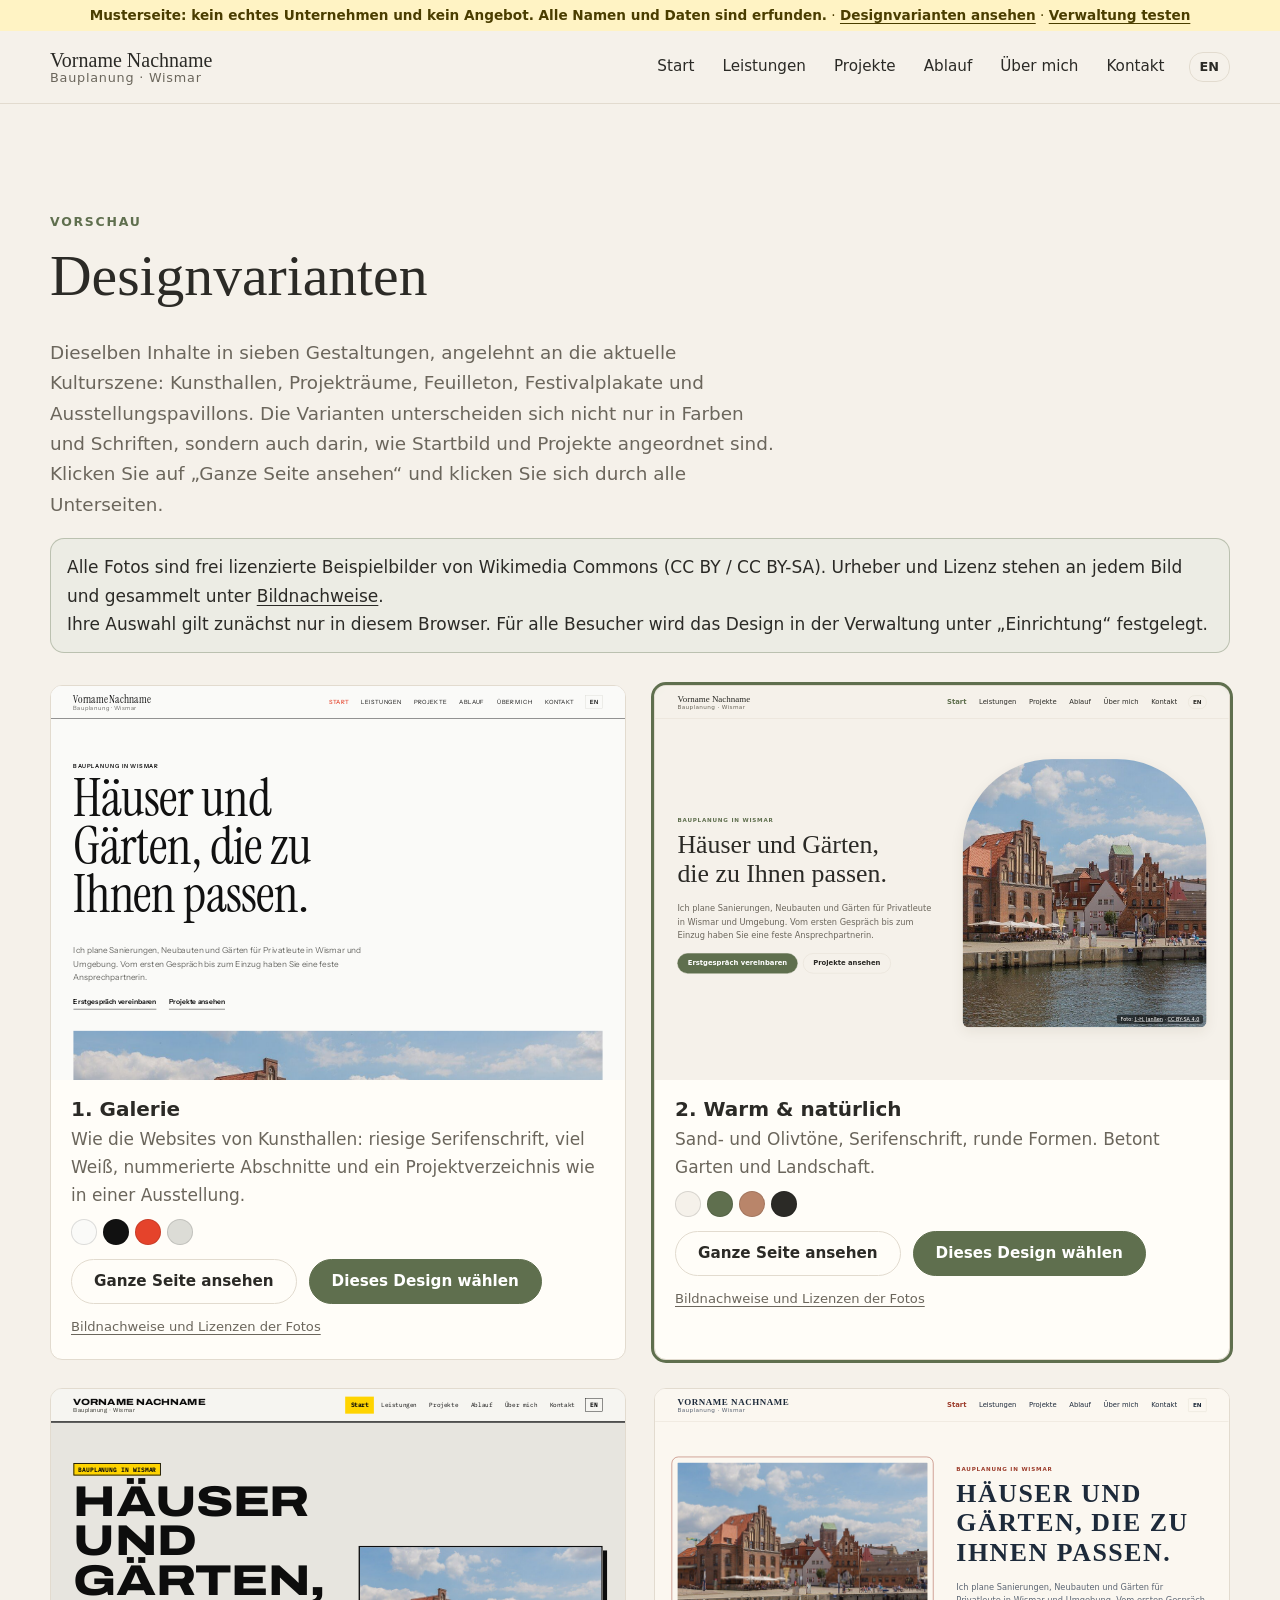
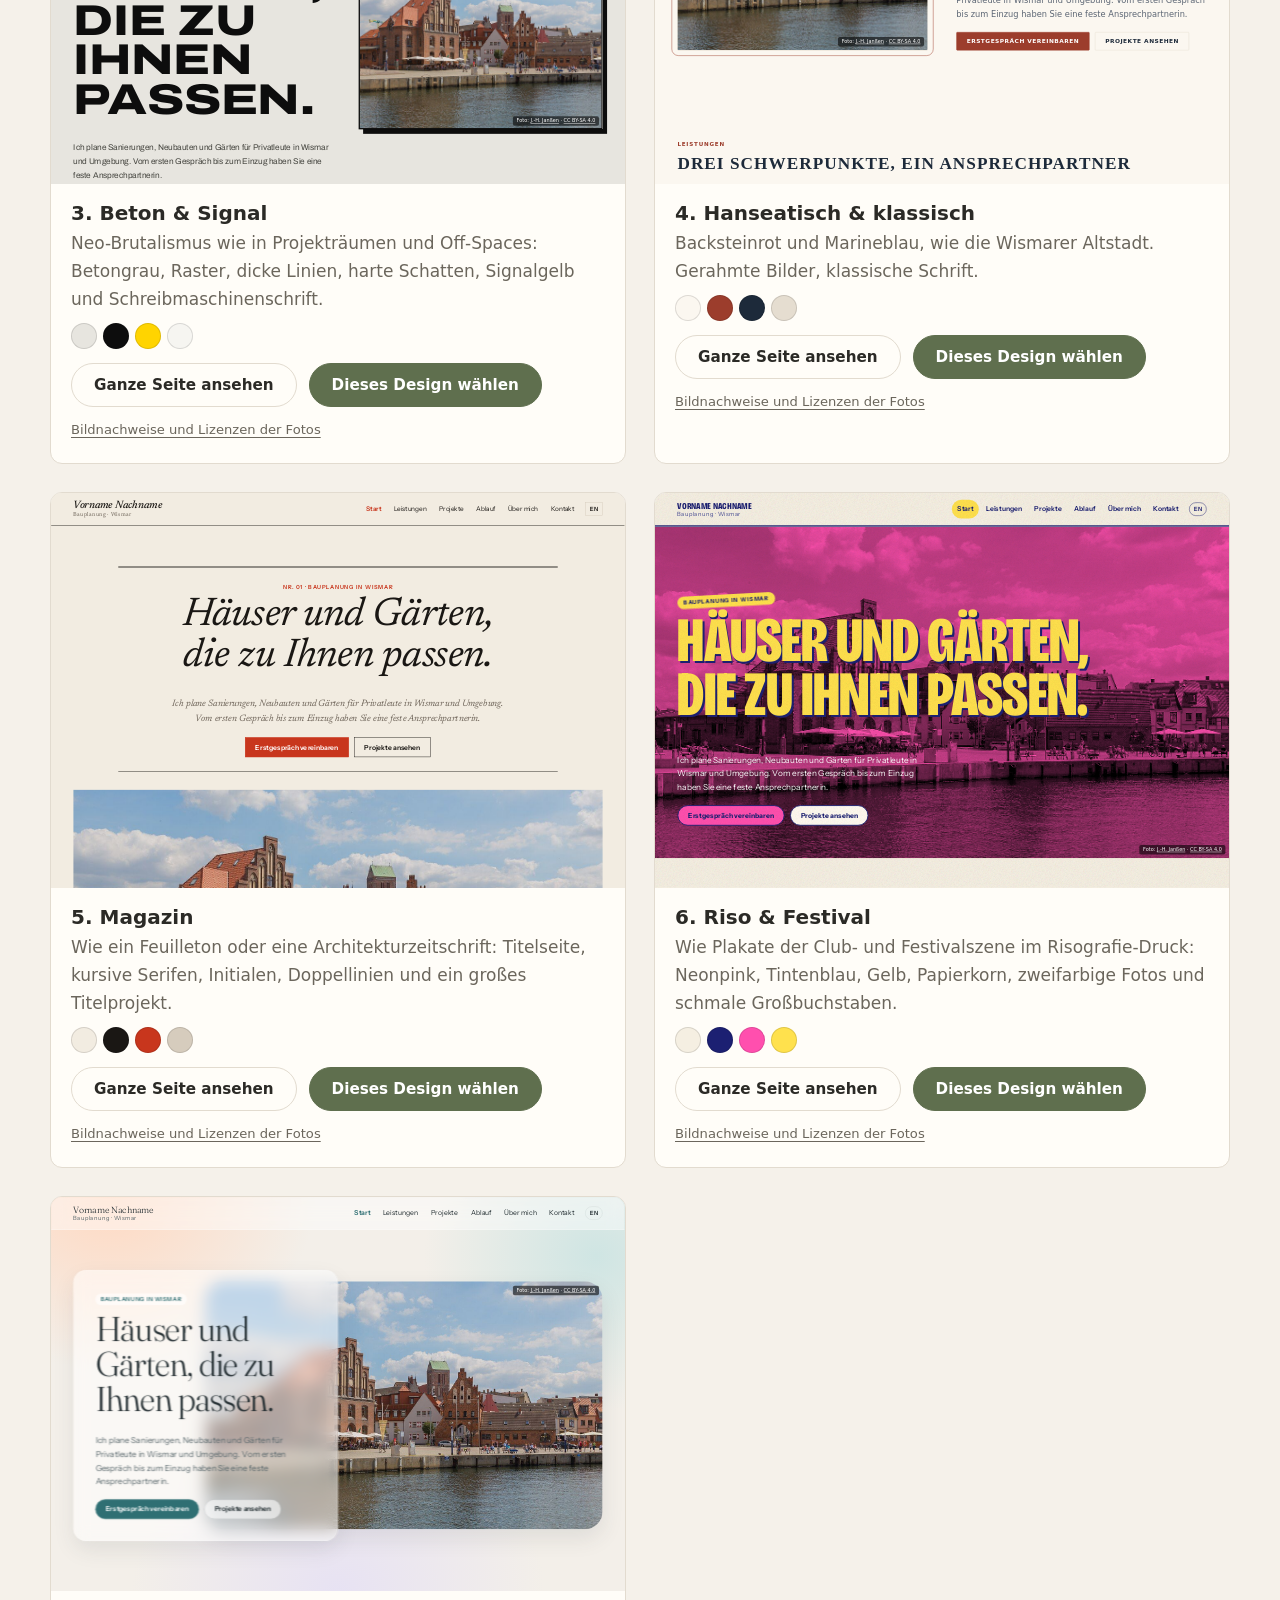
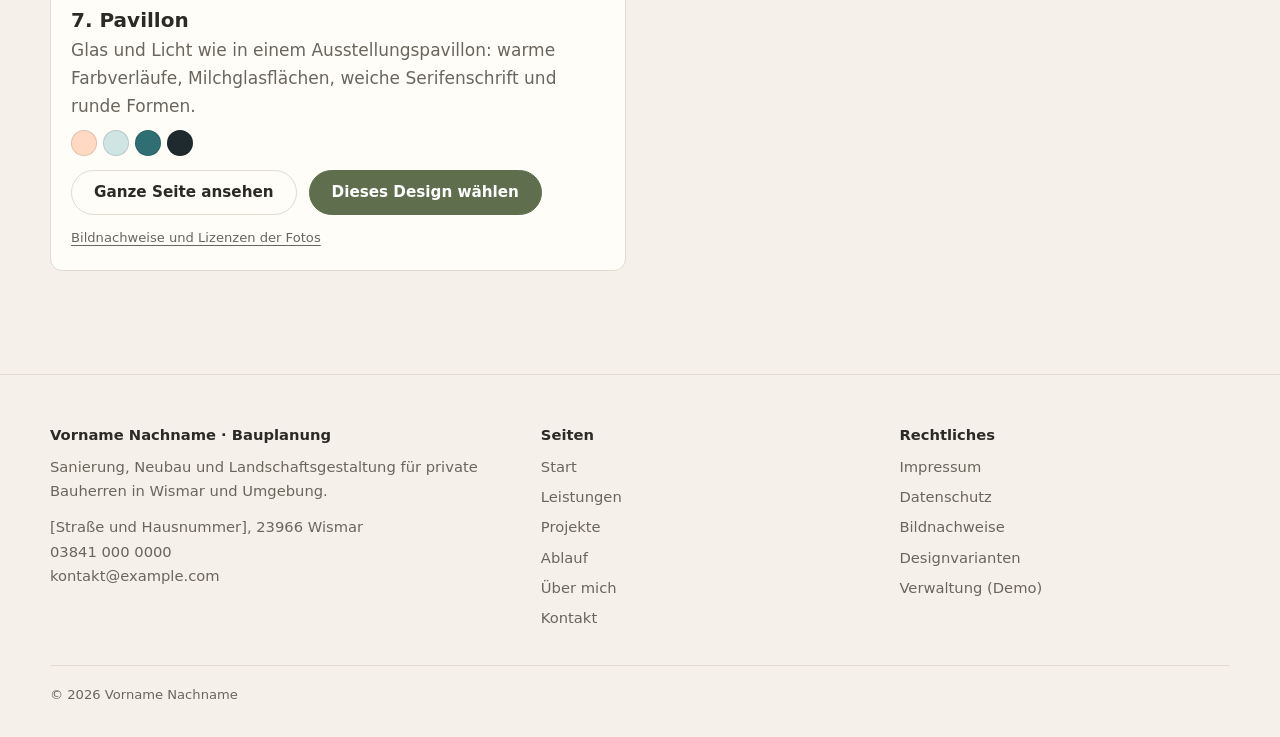
<file: designs.html>
<!doctype html>
<html lang="de" data-lang="de">
<head>
<meta charset="utf-8">
<meta name="viewport" content="width=device-width, initial-scale=1">
<title>Designvarianten · Vorname Nachname</title>
<meta name="title-en" content="Design options · Vorname Nachname">
<meta name="robots" content="noindex, nofollow">
<link rel="icon" href="assets/img/favicon.svg" type="image/svg+xml">
<link rel="stylesheet" href="assets/site.css">
<script src="assets/config.js"></script>
<script src="assets/store.js"></script>
<script src="assets/site.js"></script>
</head>
<body>
<a class="skip" href="#main"><span lang="de">Zum Inhalt</span><span lang="en">Skip to content</span></a>
<div id="site-header"></div>

<main id="main">
  <section class="section">
    <div class="wrap">
      <span class="eyebrow"><span lang="de">Vorschau</span><span lang="en">Preview</span></span>
      <h1><span lang="de">Designvarianten</span><span lang="en">Design options</span></h1>
      <p class="lead">
        <span lang="de">Dieselben Inhalte in sieben Gestaltungen, angelehnt an die aktuelle Kulturszene: Kunsthallen, Projekträume, Feuilleton, Festivalplakate und Ausstellungspavillons. Die Varianten unterscheiden sich nicht nur in Farben und Schriften, sondern auch darin, wie Startbild und Projekte angeordnet sind. Klicken Sie auf „Ganze Seite ansehen“ und klicken Sie sich durch alle Unterseiten.</span>
        <span lang="en">The same content in seven designs inspired by today’s cultural scene: art halls, project spaces, arts journalism, festival posters and exhibition pavilions. They differ not only in colours and fonts but also in how the opening image and projects are arranged. Click “View full site” and browse all pages.</span>
      </p>
      <p class="notice">
        <span lang="de">Alle Fotos sind frei lizenzierte Beispielbilder von Wikimedia Commons (CC BY / CC BY-SA). Urheber und Lizenz stehen an jedem Bild und gesammelt unter <a href="bildnachweise.html">Bildnachweise</a>.</span>
        <span lang="en">All photos are freely licensed examples from Wikimedia Commons (CC BY / CC BY-SA). Author and licence are shown on every image and collected under <a href="bildnachweise.html">Image credits</a>.</span>
        <br>
        <span lang="de">Ihre Auswahl gilt zunächst nur in diesem Browser. Für alle Besucher wird das Design in der Verwaltung unter „Einrichtung“ festgelegt.</span>
        <span lang="en">Your choice applies only in this browser for now. For all visitors the design is set under “Setup” in the admin area.</span>
      </p>
      <div class="variants" id="variants" style="margin-top:32px"></div>
    </div>
  </section>
</main>

<div id="site-footer"></div>

<script>
  document.addEventListener('DOMContentLoaded', function () {
    var bi = SiteUtil.bi, VARIANTS = SiteUtil.VARIANTS, box = document.getElementById('variants');
    box.innerHTML = VARIANTS.map(function (v, i) {
      return '<article class="variant" data-id="' + v.id + '">' +
        '<div class="frame"><iframe title="' + v.de[0] + '" src="index.html?design=' + v.id + '" loading="lazy" tabindex="-1"></iframe></div>' +
        '<div class="info"><h3>' + (i + 1) + '. ' + bi(v.de[0], v.en[0]) + '</h3>' +
        '<p class="muted" style="margin:0">' + bi(v.de[1], v.en[1]) + '</p>' +
        '<div class="swatches">' + v.colors.map(function (c) { return '<i style="background:' + c + '"></i>'; }).join('') + '</div>' +
        '<div class="btn-row" style="margin-top:0">' +
        '<a class="btn ghost" href="index.html?design=' + v.id + '">' + bi('Ganze Seite ansehen', 'View full site') + '</a>' +
        '<button class="btn" type="button" data-pick="' + v.id + '">' + bi('Dieses Design wählen', 'Choose this design') + '</button>' +
        '</div><p class="hint" style="margin:12px 0 0"><a href="bildnachweise.html">' + bi('Bildnachweise und Lizenzen der Fotos', 'Photo credits and licences') + '</a></p></div></article>';
    }).join('');

    function mark() {
      var cur = document.documentElement.getAttribute('data-design');
      box.querySelectorAll('.variant').forEach(function (el) { el.classList.toggle('chosen', el.dataset.id === cur); });
    }
    box.addEventListener('click', function (e) {
      var b = e.target.closest('[data-pick]');
      if (!b) return;
      SiteUtil.setDesign(b.dataset.pick);
      mark();
    });
    mark();

    // Vorschau auf Kartenbreite verkleinern (die Seite wird mit 1280 px gerendert)
    function fit() {
      box.querySelectorAll('.frame').forEach(function (f) {
        f.querySelector('iframe').style.transform = 'scale(' + (f.clientWidth / 1280) + ')';
      });
    }
    fit();
    window.addEventListener('resize', fit);
  });
</script>
</body>
</html>
</file>
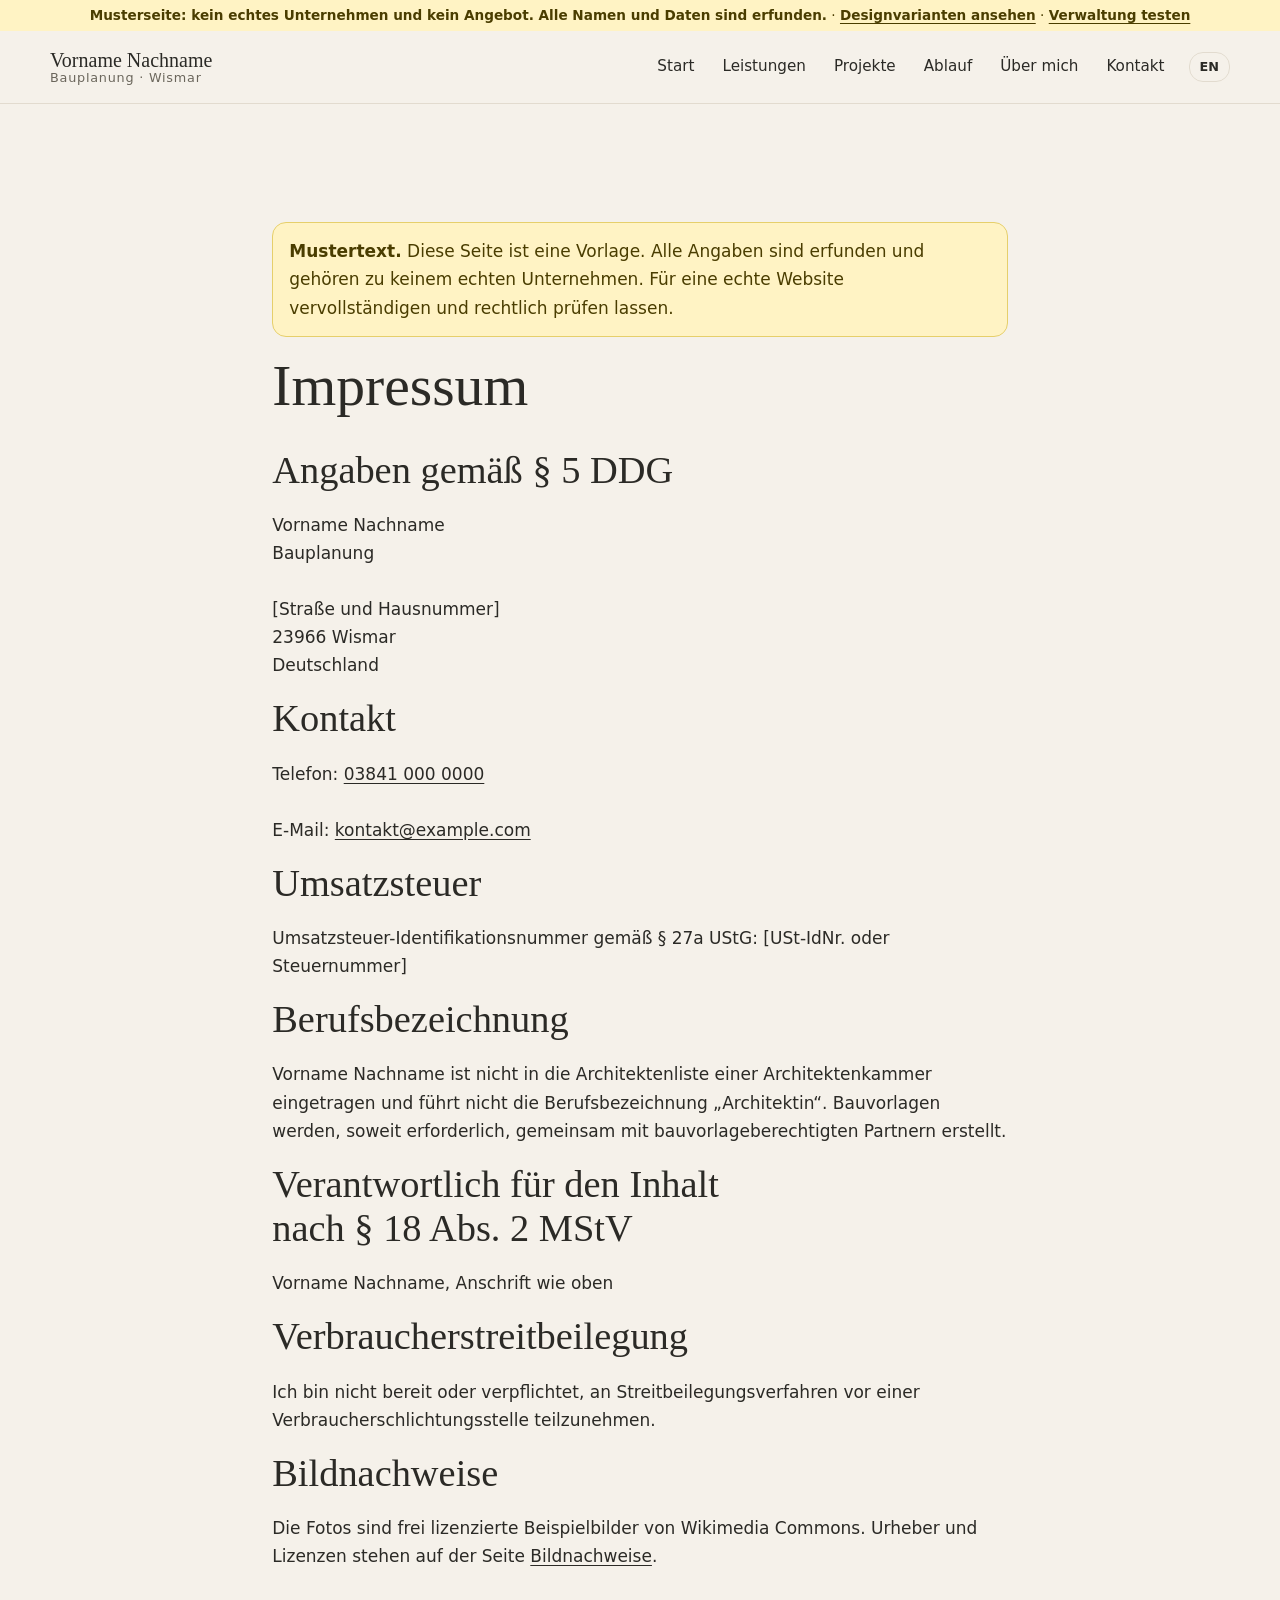
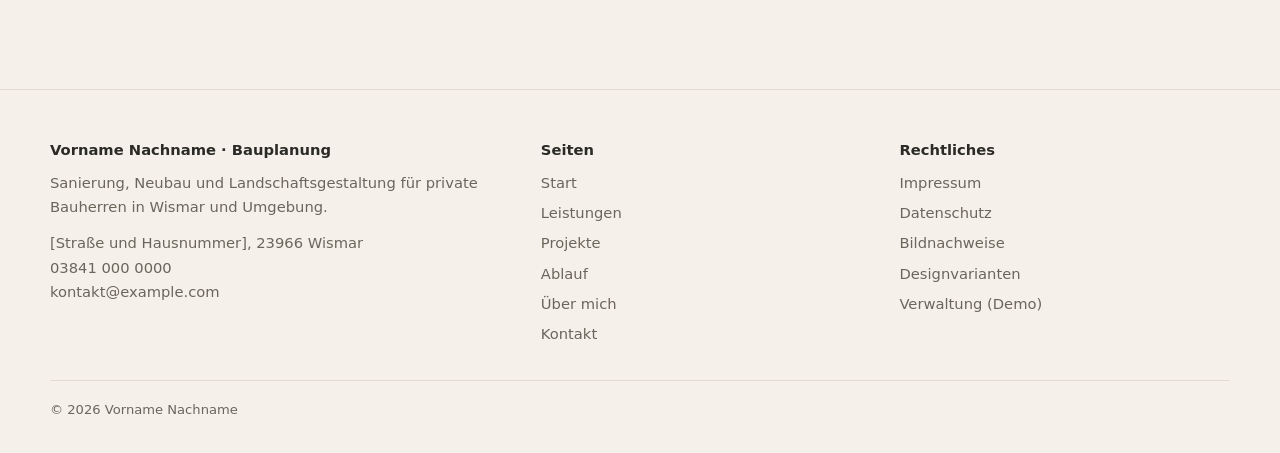
<file: impressum.html>
<!doctype html>
<html lang="de" data-lang="de">
<head>
<meta charset="utf-8">
<meta name="viewport" content="width=device-width, initial-scale=1">
<title>Impressum · Vorname Nachname</title>
<meta name="title-en" content="Legal notice · Vorname Nachname">
<!-- DEMO: Vor dem Livegang entfernen, damit Google die Seite aufnimmt. -->
<meta name="robots" content="noindex, nofollow">
<meta name="description" content="Impressum von Vorname Nachname, Bauplanung in Wismar.">
<link rel="canonical" href="https://bunwichtig.github.io/architektur-onepager/impressum.html">
<meta property="og:type" content="website">
<meta property="og:locale" content="de_DE">
<meta property="og:title" content="Impressum · Vorname Nachname">
<meta property="og:description" content="Impressum von Vorname Nachname, Bauplanung in Wismar.">
<meta property="og:image" content="https://bunwichtig.github.io/architektur-onepager/assets/img/fotos/wismar-hafen.jpg">
<link rel="icon" href="assets/img/favicon.svg" type="image/svg+xml">
<link rel="stylesheet" href="assets/site.css">
<script src="assets/config.js"></script>
<script src="assets/store.js"></script>
<script src="assets/site.js"></script>
</head>
<body>
<a class="skip" href="#main"><span lang="de">Zum Inhalt</span><span lang="en">Skip to content</span></a>
<div id="site-header"></div>

<main id="main">
<section class="section">
    <div class="wrap prose">
      <p class="notice warn"><strong><span lang="de">Mustertext.</span><span lang="en">Sample text.</span></strong> <span lang="de">Diese Seite ist eine Vorlage. Alle Angaben sind erfunden und gehören zu keinem echten Unternehmen. Für eine echte Website vervollständigen und rechtlich prüfen lassen.</span><span lang="en">This page is a template. All details are fictitious and belong to no real business. Complete and have it legally checked for a real website.</span></p>
      <h1><span lang="de">Impressum</span><span lang="en">Legal notice</span></h1>
      <h2><span lang="de">Angaben gemäß § 5 DDG</span><span lang="en">Information pursuant to § 5 DDG (German Digital Services Act)</span></h2>
      <p><span data-c="name">Vorname Nachname</span><br><span lang="de">Bauplanung</span><span lang="en">Building design</span><br>
        <span data-c="street">[Straße und Hausnummer]</span><br><span data-c="zipcity">23966 Wismar</span><br>Deutschland</p>
      <h2><span lang="de">Kontakt</span><span lang="en">Contact</span></h2>
      <p><span lang="de">Telefon</span><span lang="en">Phone</span>: <a data-c="phone" href="tel:+4938410000000">03841 000 0000</a><br>
        E-Mail: <a data-c="email" href="mailto:kontakt@example.com">kontakt@example.com</a></p>
      <h2><span lang="de">Umsatzsteuer</span><span lang="en">VAT</span></h2>
      <p><span lang="de">Umsatzsteuer-Identifikationsnummer gemäß § 27a UStG</span><span lang="en">VAT identification number pursuant to § 27a UStG</span>: <span data-c="vat">[USt-IdNr.]</span></p>
      <h2><span lang="de">Berufsbezeichnung</span><span lang="en">Professional title</span></h2>
      <p><span lang="de">Vorname Nachname ist nicht in die Architektenliste einer Architektenkammer eingetragen und führt nicht die Berufsbezeichnung „Architektin“. Bauvorlagen werden, soweit erforderlich, gemeinsam mit bauvorlageberechtigten Partnern erstellt.</span><span lang="en">Vorname Nachname is not registered with a chamber of architects and does not use the protected title “architect”. Where required, planning applications are prepared together with partners entitled to submit them.</span></p>
      <h2><span lang="de">Verantwortlich für den Inhalt nach § 18 Abs. 2 MStV</span><span lang="en">Responsible for content under § 18 (2) MStV</span></h2>
      <p>Vorname Nachname, <span lang="de">Anschrift wie oben</span><span lang="en">address as above</span></p>
      <h2><span lang="de">Verbraucherstreitbeilegung</span><span lang="en">Consumer dispute resolution</span></h2>
      <p><span lang="de">Ich bin nicht bereit oder verpflichtet, an Streitbeilegungsverfahren vor einer Verbraucherschlichtungsstelle teilzunehmen.</span><span lang="en">I am neither willing nor obliged to take part in dispute resolution proceedings before a consumer arbitration board.</span></p>
      <h2><span lang="de">Bildnachweise</span><span lang="en">Image credits</span></h2>
      <p><span lang="de">Die Fotos sind frei lizenzierte Beispielbilder von Wikimedia Commons. Urheber und Lizenzen stehen auf der Seite <a href="bildnachweise.html">Bildnachweise</a>.</span><span lang="en">The photos are freely licensed examples from Wikimedia Commons. Authors and licences are listed on the <a href="bildnachweise.html">image credits</a> page.</span></p>
    </div>
  </section>
</main>

<div id="site-footer"></div>
</body>
</html>
</file>
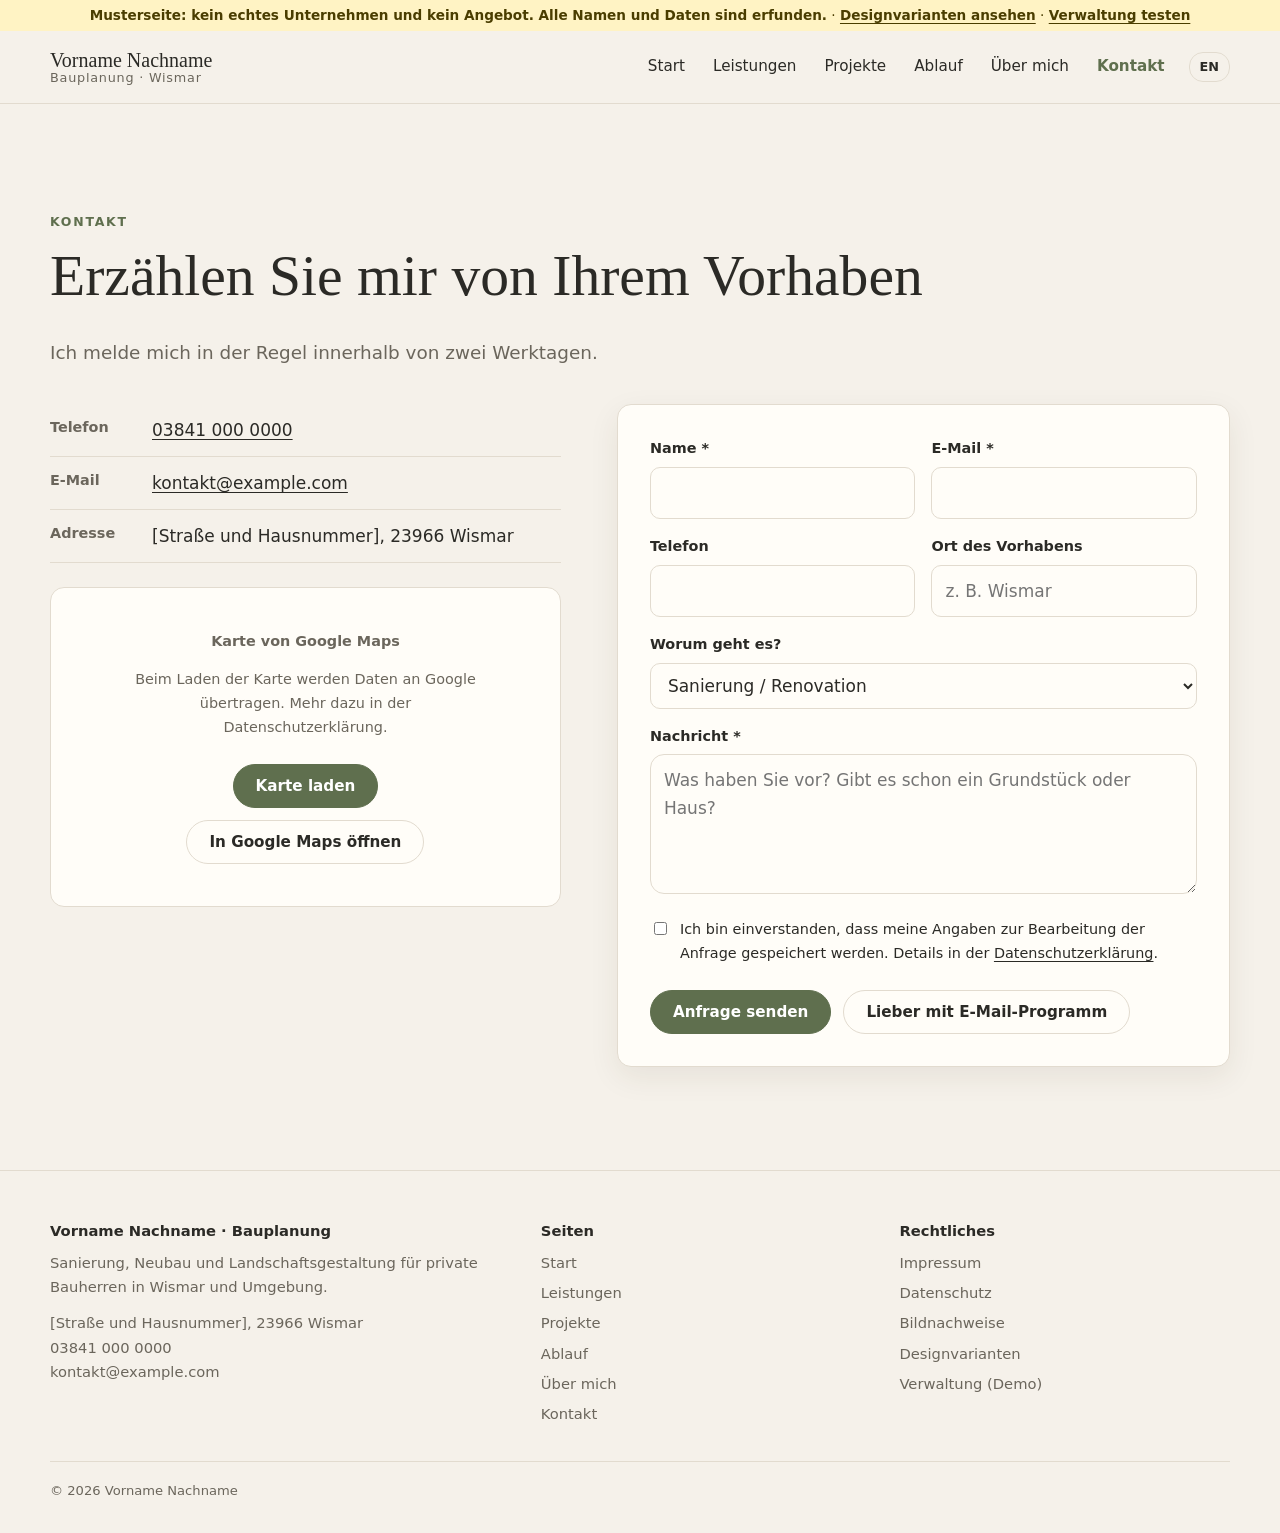
<file: kontakt.html>
<!doctype html>
<html lang="de" data-lang="de">
<head>
<meta charset="utf-8">
<meta name="viewport" content="width=device-width, initial-scale=1">
<title>Kontakt · Vorname Nachname Bauplanung Wismar</title>
<meta name="title-en" content="Contact · Vorname Nachname building design Wismar">
<!-- DEMO: Vor dem Livegang entfernen, damit Google die Seite aufnimmt. -->
<meta name="robots" content="noindex, nofollow">
<meta name="description" content="Kontakt zu Vorname Nachname, Bauplanung in Wismar: Telefon, E-Mail, Anfahrt und Kontaktformular für Ihr Bau- oder Gartenprojekt.">
<link rel="canonical" href="https://bunwichtig.github.io/architektur-onepager/kontakt.html">
<meta property="og:type" content="website">
<meta property="og:locale" content="de_DE">
<meta property="og:title" content="Kontakt · Vorname Nachname Bauplanung Wismar">
<meta property="og:description" content="Kontakt zu Vorname Nachname, Bauplanung in Wismar: Telefon, E-Mail, Anfahrt und Kontaktformular für Ihr Bau- oder Gartenprojekt.">
<meta property="og:image" content="https://bunwichtig.github.io/architektur-onepager/assets/img/fotos/wismar-hafen.jpg">
<link rel="icon" href="assets/img/favicon.svg" type="image/svg+xml">
<link rel="stylesheet" href="assets/site.css">
<script src="assets/config.js"></script>
<script src="assets/store.js"></script>
<script src="assets/site.js"></script>
</head>
<body>
<a class="skip" href="#main"><span lang="de">Zum Inhalt</span><span lang="en">Skip to content</span></a>
<div id="site-header"></div>

<main id="main">
<section class="section">
    <div class="wrap">
      <span class="eyebrow"><span lang="de">Kontakt</span><span lang="en">Contact</span></span>
      <h1><span lang="de">Erzählen Sie mir von Ihrem Vorhaben</span><span lang="en">Tell me about your plans</span></h1>
      <p class="lead"><span lang="de">Ich melde mich in der Regel innerhalb von zwei Werktagen.</span><span lang="en">I usually reply within two working days.</span></p>
      <div class="contact-grid" style="margin-top:36px">
        <div>
          <ul class="contact-list">
            <li><b><span lang="de">Telefon</span><span lang="en">Phone</span></b><a data-c="phone" href="tel:+4938410000000">03841 000 0000</a></li>
            <li><b>E-Mail</b><a data-c="email" href="mailto:kontakt@example.com">kontakt@example.com</a></li>
            <li><b><span lang="de">Adresse</span><span lang="en">Address</span></b><span data-c="address">[Straße und Hausnummer], 23966 Wismar</span></li>
          </ul>
          <div class="map" data-map></div>
          <p style="margin-top:12px"><a data-maps-profile hidden target="_blank" rel="noopener" href="#"><span lang="de">Bewertungen auf Google ansehen</span><span lang="en">See reviews on Google</span></a></p>
        </div>
        <div>
          <form id="contact-form" class="card" novalidate>
            <div class="row-2">
              <div class="field"><label for="f-name"><span lang="de">Name</span><span lang="en">Name</span> *</label><input id="f-name" name="name" required autocomplete="name"></div>
              <div class="field"><label for="f-mail">E-Mail *</label><input id="f-mail" name="email" type="email" required autocomplete="email"></div>
            </div>
            <div class="row-2">
              <div class="field"><label for="f-tel"><span lang="de">Telefon</span><span lang="en">Phone</span></label><input id="f-tel" name="telefon" type="tel" autocomplete="tel"></div>
              <div class="field"><label for="f-ort"><span lang="de">Ort des Vorhabens</span><span lang="en">Project location</span></label><input id="f-ort" name="ort" data-ph-de="z. B. Wismar" data-ph-en="e.g. Wismar"></div>
            </div>
            <div class="field">
              <label for="f-thema"><span lang="de">Worum geht es?</span><span lang="en">What is it about?</span></label>
              <select id="f-thema" name="thema">
                <option value="Sanierung">Sanierung / Renovation</option>
                <option value="Neubau">Neubau / New build</option>
                <option value="Garten">Garten / Garden</option>
                <option value="Sonstiges">Sonstiges / Other</option>
              </select>
            </div>
            <div class="field"><label for="f-msg"><span lang="de">Nachricht</span><span lang="en">Message</span> *</label>
              <textarea id="f-msg" name="nachricht" required data-ph-de="Was haben Sie vor? Gibt es schon ein Grundstück oder Haus?" data-ph-en="What are you planning? Do you already have a plot or house?"></textarea></div>
            <input class="hp" name="website" tabindex="-1" autocomplete="off" aria-hidden="true">
            <label class="consent"><input type="checkbox" name="einwilligung" value="ja" required>
              <span><span lang="de">Ich bin einverstanden, dass meine Angaben zur Bearbeitung der Anfrage gespeichert werden. Details in der <a href="datenschutz.html">Datenschutzerklärung</a>.</span><span lang="en">I agree that my details are stored to handle my enquiry. See the <a href="datenschutz.html">privacy policy</a>.</span></span></label>
            <div class="btn-row">
              <button class="btn" type="submit"><span lang="de">Anfrage senden</span><span lang="en">Send enquiry</span></button>
              <button class="btn ghost" type="button" id="mail-variant"><span lang="de">Lieber mit E-Mail-Programm</span><span lang="en">Use my email app instead</span></button>
            </div>
            <div id="form-result" hidden role="status"></div>
          </form>
        </div>
      </div>
    </div>
  </section>
</main>

<div id="site-footer"></div>
</body>
</html>
</file>
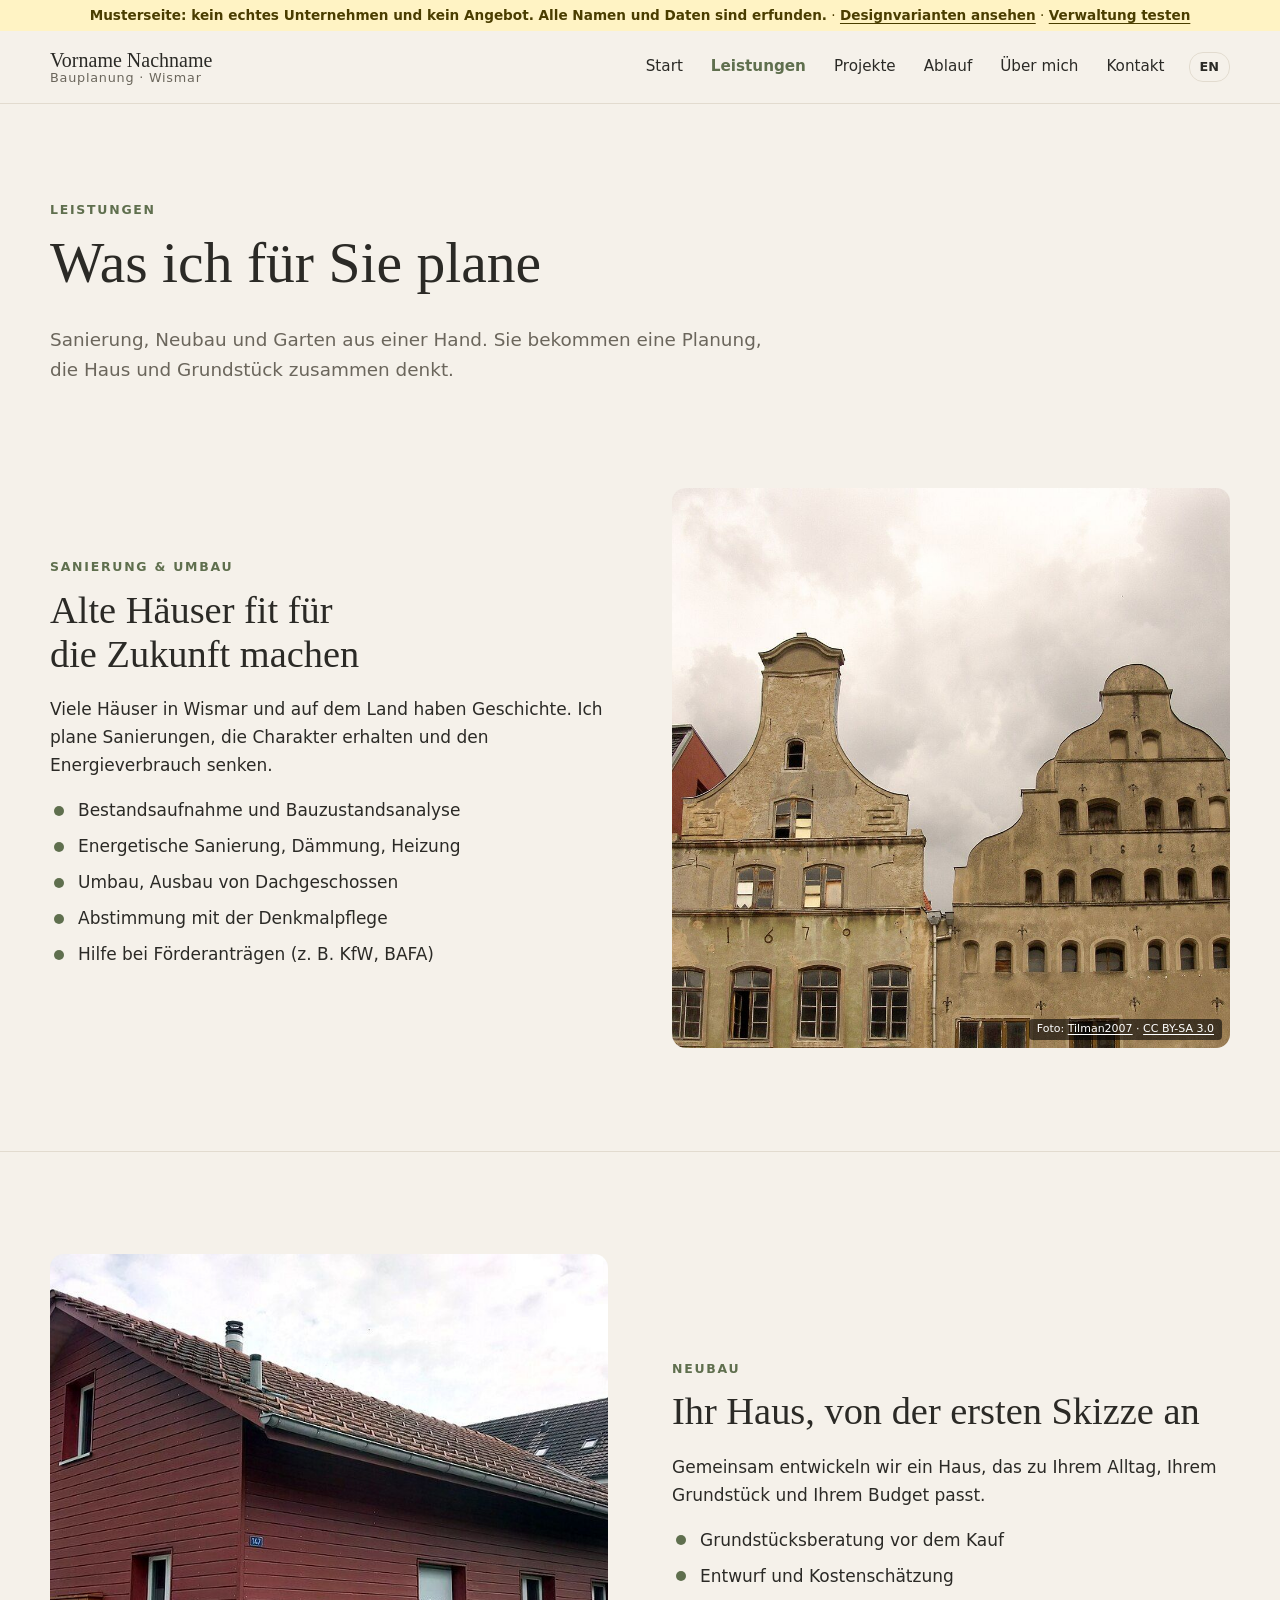
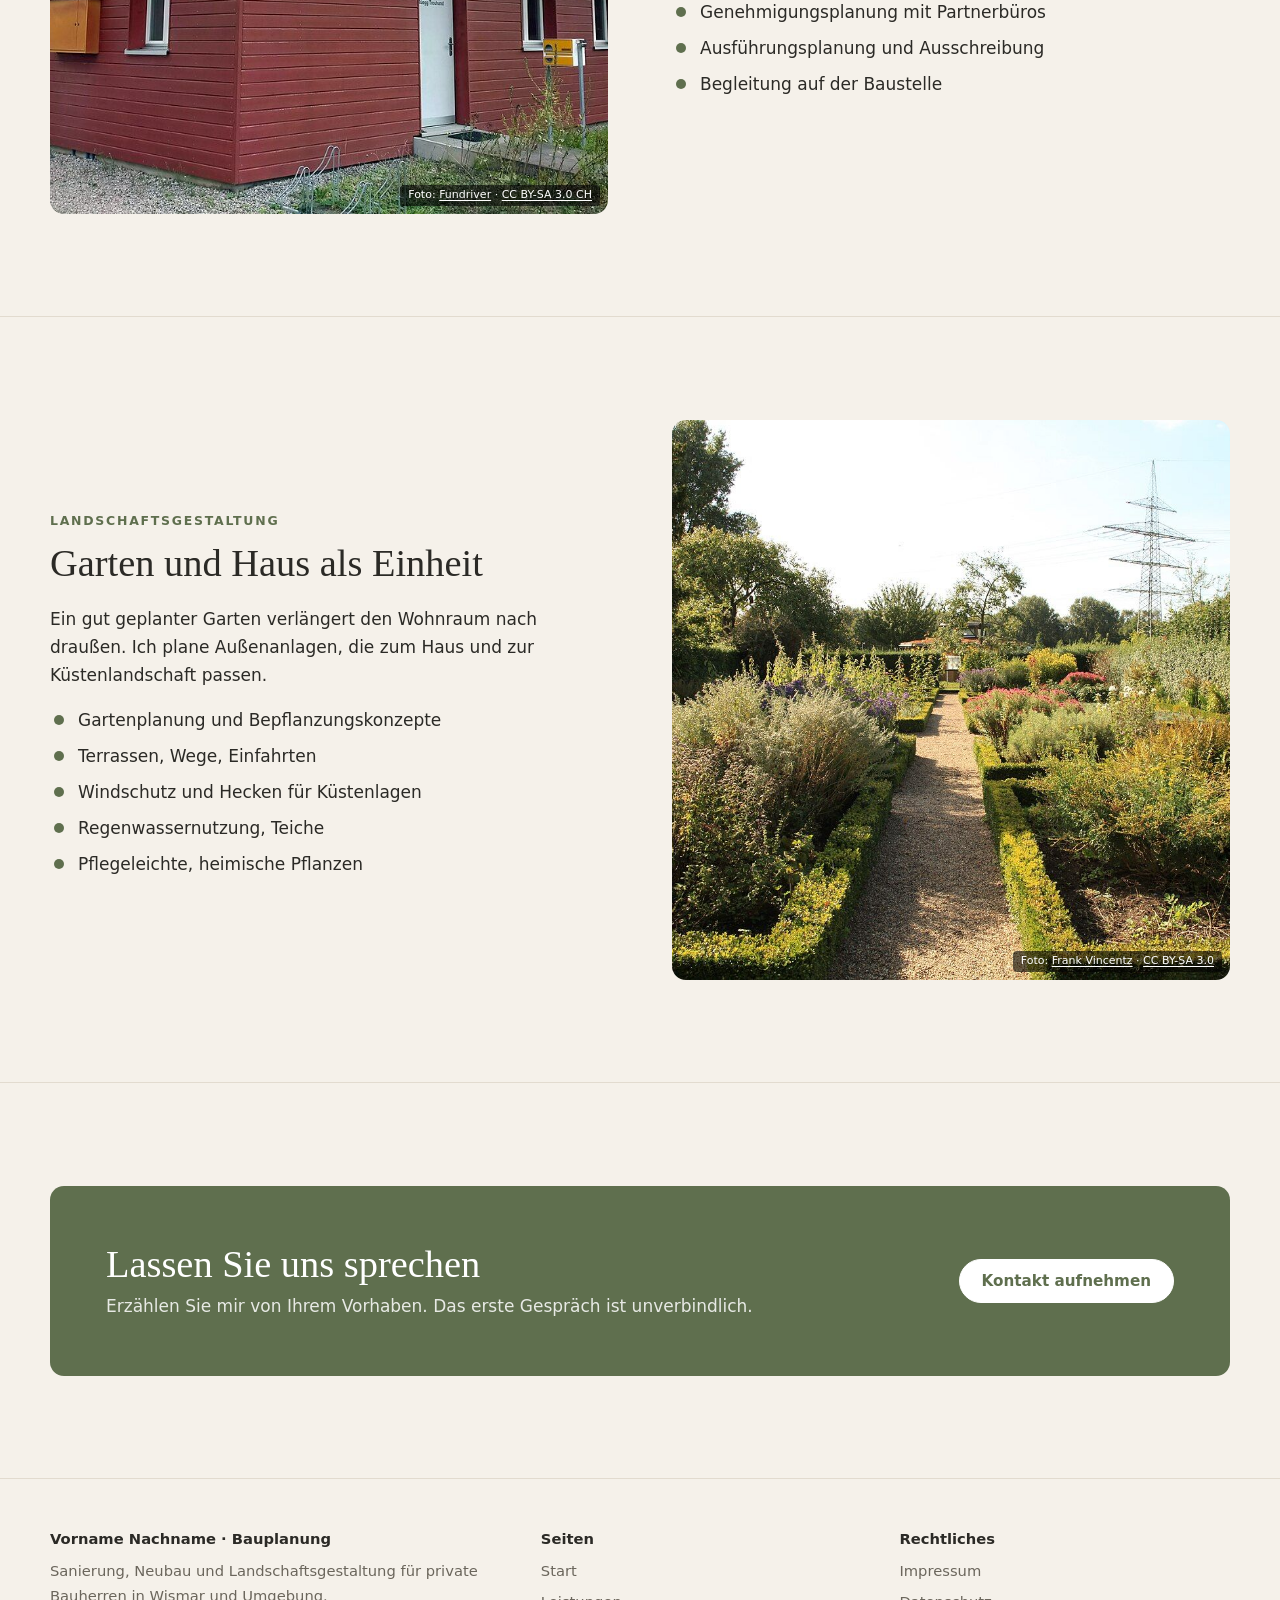
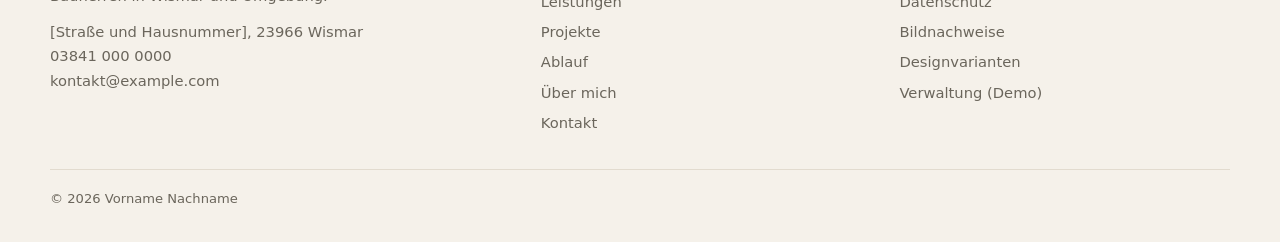
<file: leistungen.html>
<!doctype html>
<html lang="de" data-lang="de">
<head>
<meta charset="utf-8">
<meta name="viewport" content="width=device-width, initial-scale=1">
<title>Leistungen: Sanierung, Neubau, Gartengestaltung in Wismar · Vorname Nachname</title>
<meta name="title-en" content="Services: renovation, new builds, garden design in Wismar · Vorname Nachname">
<!-- DEMO: Vor dem Livegang entfernen, damit Google die Seite aufnimmt. -->
<meta name="robots" content="noindex, nofollow">
<meta name="description" content="Sanierung von Altbauten, Planung von Neubauten und Landschafts- und Gartengestaltung für private Bauherren in Wismar und Nordwestmecklenburg.">
<link rel="canonical" href="https://bunwichtig.github.io/architektur-onepager/leistungen.html">
<meta property="og:type" content="website">
<meta property="og:locale" content="de_DE">
<meta property="og:title" content="Leistungen: Sanierung, Neubau, Gartengestaltung in Wismar · Vorname Nachname">
<meta property="og:description" content="Sanierung von Altbauten, Planung von Neubauten und Landschafts- und Gartengestaltung für private Bauherren in Wismar und Nordwestmecklenburg.">
<meta property="og:image" content="https://bunwichtig.github.io/architektur-onepager/assets/img/fotos/wismar-hafen.jpg">
<link rel="icon" href="assets/img/favicon.svg" type="image/svg+xml">
<link rel="stylesheet" href="assets/site.css">
<script src="assets/config.js"></script>
<script src="assets/store.js"></script>
<script src="assets/site.js"></script>
</head>
<body>
<a class="skip" href="#main"><span lang="de">Zum Inhalt</span><span lang="en">Skip to content</span></a>
<div id="site-header"></div>

<main id="main">
<section class="hero" style="padding-bottom:0">
    <div class="wrap" style="grid-template-columns:1fr">
      <div class="hero-text">
        <span class="eyebrow"><span lang="de">Leistungen</span><span lang="en">Services</span></span>
        <h1><span lang="de">Was ich für Sie plane</span><span lang="en">What I design for you</span></h1>
        <p class="lead"><span lang="de">Sanierung, Neubau und Garten aus einer Hand. Sie bekommen eine Planung, die Haus und Grundstück zusammen denkt.</span><span lang="en">Renovation, new builds and gardens from a single source. You get a design that treats house and plot as one.</span></p>
      </div>
    </div>
  </section>
  <section class="section" id="sanierung">
    <div class="wrap split">
      <div>
        <span class="eyebrow"><span lang="de">Sanierung &amp; Umbau</span><span lang="en">Renovation &amp; conversion</span></span>
        <h2><span lang="de">Alte Häuser fit für die Zukunft machen</span><span lang="en">Making old houses fit for the future</span></h2>
        <p><span lang="de">Viele Häuser in Wismar und auf dem Land haben Geschichte. Ich plane Sanierungen, die Charakter erhalten und den Energieverbrauch senken.</span><span lang="en">Many houses in Wismar and the countryside have a history. I design renovations that keep their character and cut energy use.</span></p>
        <ul class="check"><li><span lang="de">Bestandsaufnahme und Bauzustandsanalyse</span><span lang="en">Survey and condition assessment</span></li><li><span lang="de">Energetische Sanierung, Dämmung, Heizung</span><span lang="en">Energy upgrades, insulation, heating</span></li><li><span lang="de">Umbau, Ausbau von Dachgeschossen</span><span lang="en">Conversions and attic extensions</span></li><li><span lang="de">Abstimmung mit der Denkmalpflege</span><span lang="en">Coordination with the heritage office</span></li><li><span lang="de">Hilfe bei Förderanträgen (z. B. KfW, BAFA)</span><span lang="en">Help with grant applications (e.g. KfW, BAFA)</span></li></ul>
      </div>
      <img src="assets/img/fotos/wismar-giebel-alt.jpg" width="1280" height="960" alt="" loading="lazy">
    </div>
  </section>
  <section class="section" id="neubau">
    <div class="wrap split">
      <img src="assets/img/fotos/holzhaus-rot.jpg" width="1280" height="720" alt="" loading="lazy">
      <div>
        <span class="eyebrow"><span lang="de">Neubau</span><span lang="en">New builds</span></span>
        <h2><span lang="de">Ihr Haus, von der ersten Skizze an</span><span lang="en">Your house, from the first sketch</span></h2>
        <p><span lang="de">Gemeinsam entwickeln wir ein Haus, das zu Ihrem Alltag, Ihrem Grundstück und Ihrem Budget passt.</span><span lang="en">Together we develop a house that fits your daily life, your plot and your budget.</span></p>
        <ul class="check"><li><span lang="de">Grundstücksberatung vor dem Kauf</span><span lang="en">Advice on plots before you buy</span></li><li><span lang="de">Entwurf und Kostenschätzung</span><span lang="en">Design and cost estimate</span></li><li><span lang="de">Genehmigungsplanung mit Partnerbüros</span><span lang="en">Planning-permission drawings with partner offices</span></li><li><span lang="de">Ausführungsplanung und Ausschreibung</span><span lang="en">Construction drawings and tendering</span></li><li><span lang="de">Begleitung auf der Baustelle</span><span lang="en">Support on site</span></li></ul>
      </div>
    </div>
  </section>
  <section class="section" id="landschaft">
    <div class="wrap split">
      <div>
        <span class="eyebrow"><span lang="de">Landschaftsgestaltung</span><span lang="en">Landscape design</span></span>
        <h2><span lang="de">Garten und Haus als Einheit</span><span lang="en">Garden and house as one</span></h2>
        <p><span lang="de">Ein gut geplanter Garten verlängert den Wohnraum nach draußen. Ich plane Außenanlagen, die zum Haus und zur Küstenlandschaft passen.</span><span lang="en">A well-designed garden extends your living space outdoors. I design outdoor spaces that suit the house and the coastal landscape.</span></p>
        <ul class="check"><li><span lang="de">Gartenplanung und Bepflanzungskonzepte</span><span lang="en">Garden plans and planting schemes</span></li><li><span lang="de">Terrassen, Wege, Einfahrten</span><span lang="en">Terraces, paths, driveways</span></li><li><span lang="de">Windschutz und Hecken für Küstenlagen</span><span lang="en">Wind protection and hedges for coastal sites</span></li><li><span lang="de">Regenwassernutzung, Teiche</span><span lang="en">Rainwater use, ponds</span></li><li><span lang="de">Pflegeleichte, heimische Pflanzen</span><span lang="en">Low-maintenance, native plants</span></li></ul>
      </div>
      <img src="assets/img/fotos/garten-wege.jpg" width="1280" height="853" alt="" loading="lazy">
    </div>
  </section>
  <section class="section">
    <div class="wrap">
      <div class="cta">
        <div>
          <h2><span lang="de">Lassen Sie uns sprechen</span><span lang="en">Let's talk</span></h2>
          <p><span lang="de">Erzählen Sie mir von Ihrem Vorhaben. Das erste Gespräch ist unverbindlich.</span><span lang="en">Tell me about your plans. The first meeting is free of obligation.</span></p>
        </div>
        <a class="btn" href="kontakt.html"><span lang="de">Kontakt aufnehmen</span><span lang="en">Get in touch</span></a>
      </div>
    </div>
  </section>
</main>

<div id="site-footer"></div>
</body>
</html>
</file>
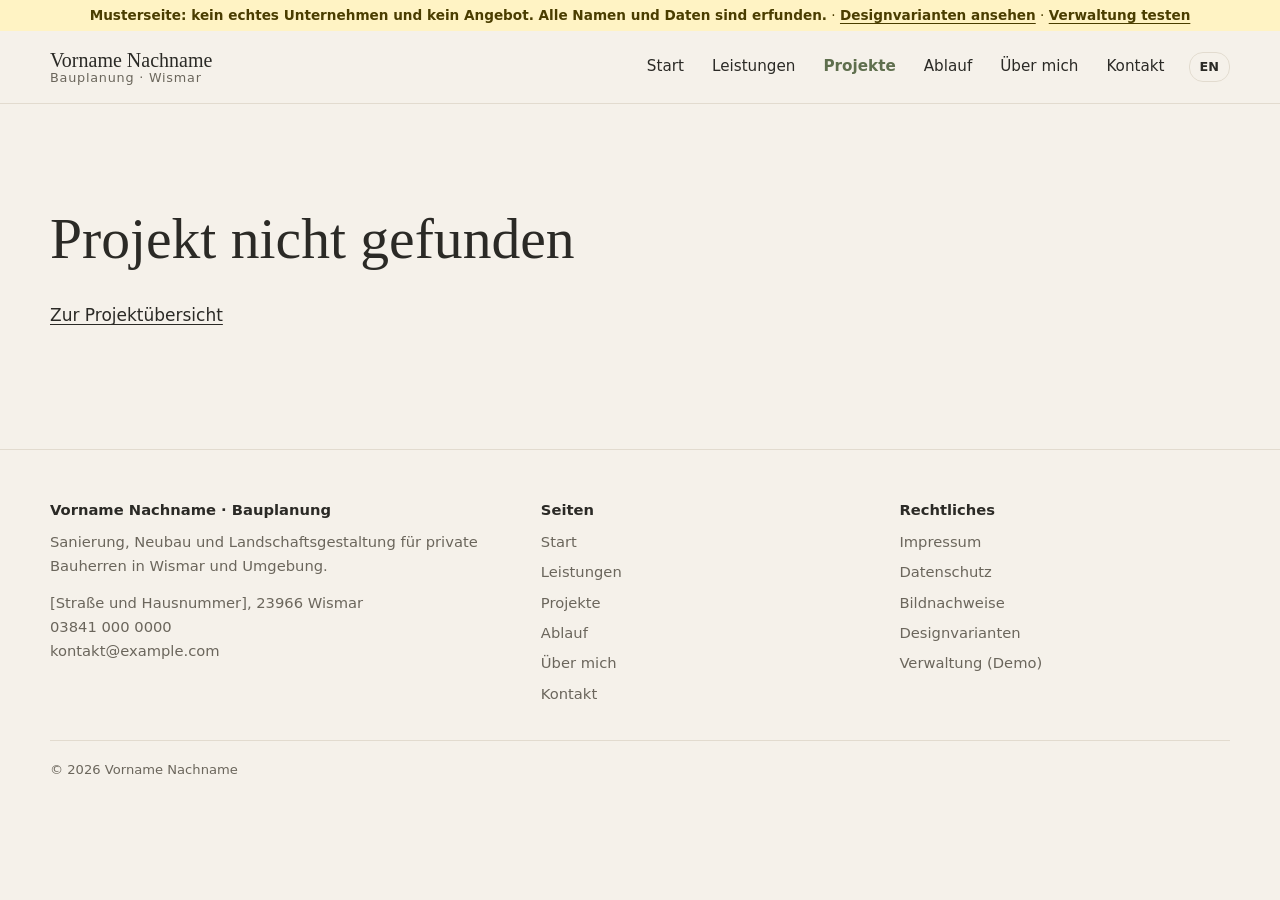
<file: projekt.html>
<!doctype html>
<html lang="de" data-lang="de">
<head>
<meta charset="utf-8">
<meta name="viewport" content="width=device-width, initial-scale=1">
<title>Projekt · Vorname Nachname Bauplanung Wismar</title>
<meta name="title-en" content="Project · Vorname Nachname">
<!-- DEMO: Vor dem Livegang entfernen, damit Google die Seite aufnimmt. -->
<meta name="robots" content="noindex, nofollow">
<meta name="description" content="Projekt von Vorname Nachname, Bauplanung in Wismar.">
<link rel="canonical" href="https://bunwichtig.github.io/architektur-onepager/projekt.html">
<meta property="og:type" content="website">
<meta property="og:locale" content="de_DE">
<meta property="og:title" content="Projekt · Vorname Nachname Bauplanung Wismar">
<meta property="og:description" content="Projekt von Vorname Nachname, Bauplanung in Wismar.">
<meta property="og:image" content="https://bunwichtig.github.io/architektur-onepager/assets/img/fotos/wismar-hafen.jpg">
<link rel="icon" href="assets/img/favicon.svg" type="image/svg+xml">
<link rel="stylesheet" href="assets/site.css">
<script src="assets/config.js"></script>
<script src="assets/store.js"></script>
<script src="assets/site.js"></script>
</head>
<body>
<a class="skip" href="#main"><span lang="de">Zum Inhalt</span><span lang="en">Skip to content</span></a>
<div id="site-header"></div>

<main id="main">
<section class="section">
    <div class="wrap" id="project-detail"></div>
  </section>
</main>

<div id="site-footer"></div>
</body>
</html>
</file>
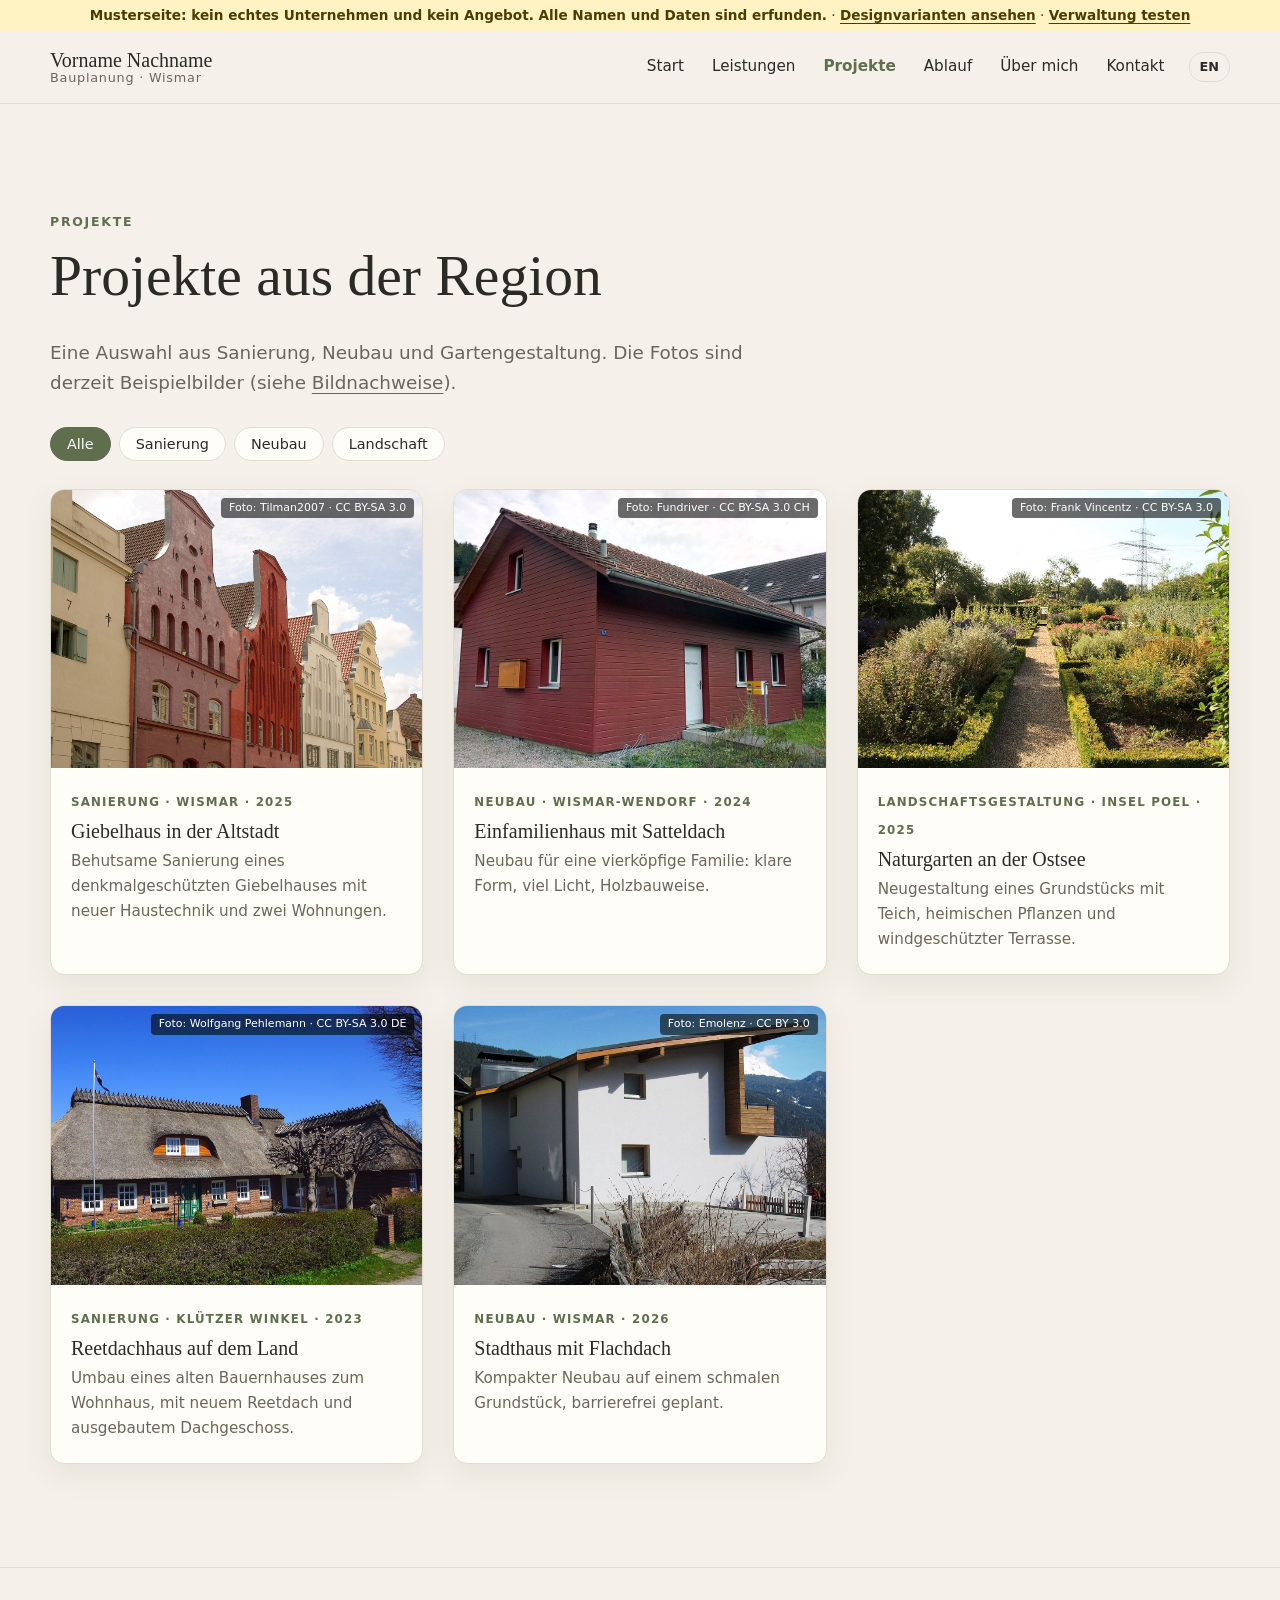
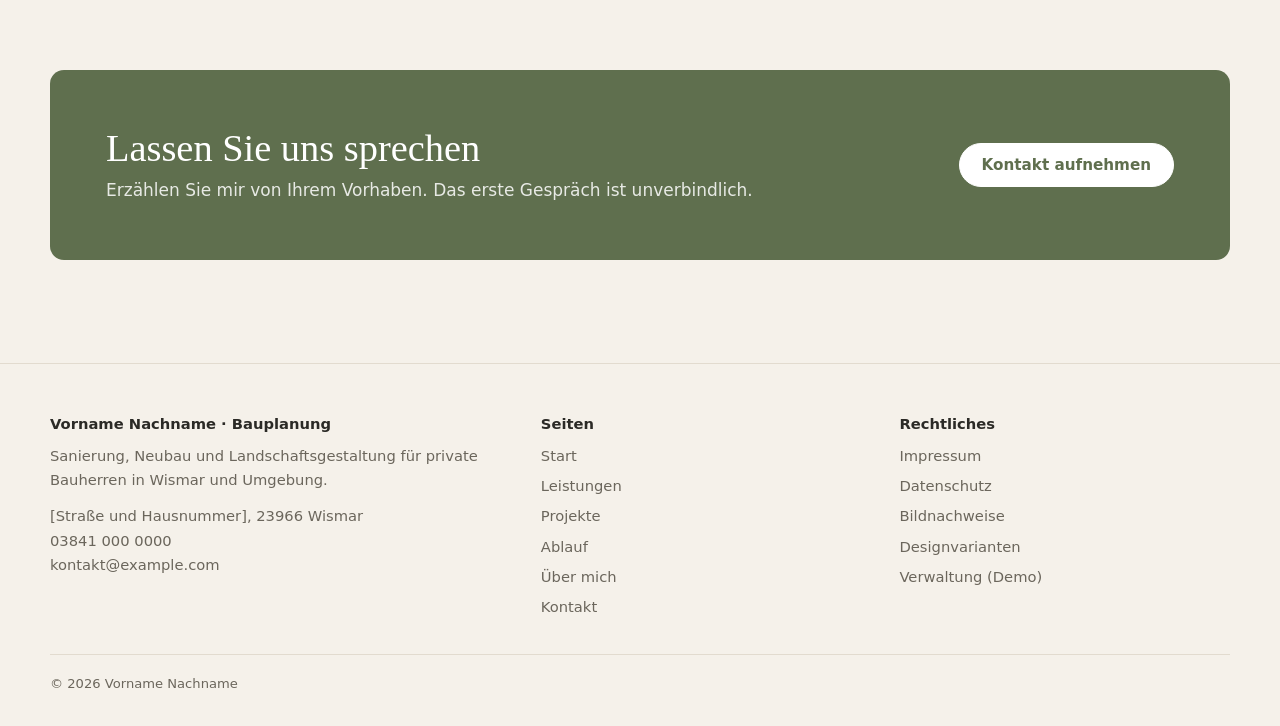
<file: projekte.html>
<!doctype html>
<html lang="de" data-lang="de">
<head>
<meta charset="utf-8">
<meta name="viewport" content="width=device-width, initial-scale=1">
<title>Projekte: Sanierung, Neubau, Gärten in Wismar · Vorname Nachname</title>
<meta name="title-en" content="Projects: renovation, new builds, gardens in Wismar · Vorname Nachname">
<!-- DEMO: Vor dem Livegang entfernen, damit Google die Seite aufnimmt. -->
<meta name="robots" content="noindex, nofollow">
<meta name="description" content="Referenzprojekte von Vorname Nachname: sanierte Altbauten, neue Einfamilienhäuser und Gärten in Wismar, auf Poel und im Klützer Winkel.">
<link rel="canonical" href="https://bunwichtig.github.io/architektur-onepager/projekte.html">
<meta property="og:type" content="website">
<meta property="og:locale" content="de_DE">
<meta property="og:title" content="Projekte: Sanierung, Neubau, Gärten in Wismar · Vorname Nachname">
<meta property="og:description" content="Referenzprojekte von Vorname Nachname: sanierte Altbauten, neue Einfamilienhäuser und Gärten in Wismar, auf Poel und im Klützer Winkel.">
<meta property="og:image" content="https://bunwichtig.github.io/architektur-onepager/assets/img/fotos/wismar-hafen.jpg">
<link rel="icon" href="assets/img/favicon.svg" type="image/svg+xml">
<link rel="stylesheet" href="assets/site.css">
<script src="assets/config.js"></script>
<script src="assets/store.js"></script>
<script src="assets/site.js"></script>
</head>
<body>
<a class="skip" href="#main"><span lang="de">Zum Inhalt</span><span lang="en">Skip to content</span></a>
<div id="site-header"></div>

<main id="main">
<section class="section">
    <div class="wrap">
      <span class="eyebrow"><span lang="de">Projekte</span><span lang="en">Projects</span></span>
      <h1><span lang="de">Projekte aus der Region</span><span lang="en">Projects from the region</span></h1>
      <p class="lead"><span lang="de">Eine Auswahl aus Sanierung, Neubau und Gartengestaltung. Die Fotos sind derzeit Beispielbilder (siehe <a href="bildnachweise.html">Bildnachweise</a>).</span><span lang="en">A selection of renovations, new builds and gardens. The photos are currently examples (see <a href="bildnachweise.html">image credits</a>).</span></p>
      <div class="filters" id="filters" style="margin-top:28px">
        <button type="button" data-cat="alle" aria-pressed="true"><span lang="de">Alle</span><span lang="en">All</span></button>
        <button type="button" data-cat="sanierung" aria-pressed="false"><span lang="de">Sanierung</span><span lang="en">Renovation</span></button>
        <button type="button" data-cat="neubau" aria-pressed="false"><span lang="de">Neubau</span><span lang="en">New build</span></button>
        <button type="button" data-cat="landschaft" aria-pressed="false"><span lang="de">Landschaft</span><span lang="en">Landscape</span></button>
      </div>
      <div class="projects" id="project-list"></div>
    </div>
  </section>
  <section class="section">
    <div class="wrap">
      <div class="cta">
        <div>
          <h2><span lang="de">Lassen Sie uns sprechen</span><span lang="en">Let's talk</span></h2>
          <p><span lang="de">Erzählen Sie mir von Ihrem Vorhaben. Das erste Gespräch ist unverbindlich.</span><span lang="en">Tell me about your plans. The first meeting is free of obligation.</span></p>
        </div>
        <a class="btn" href="kontakt.html"><span lang="de">Kontakt aufnehmen</span><span lang="en">Get in touch</span></a>
      </div>
    </div>
  </section>
</main>

<div id="site-footer"></div>
</body>
</html>
</file>
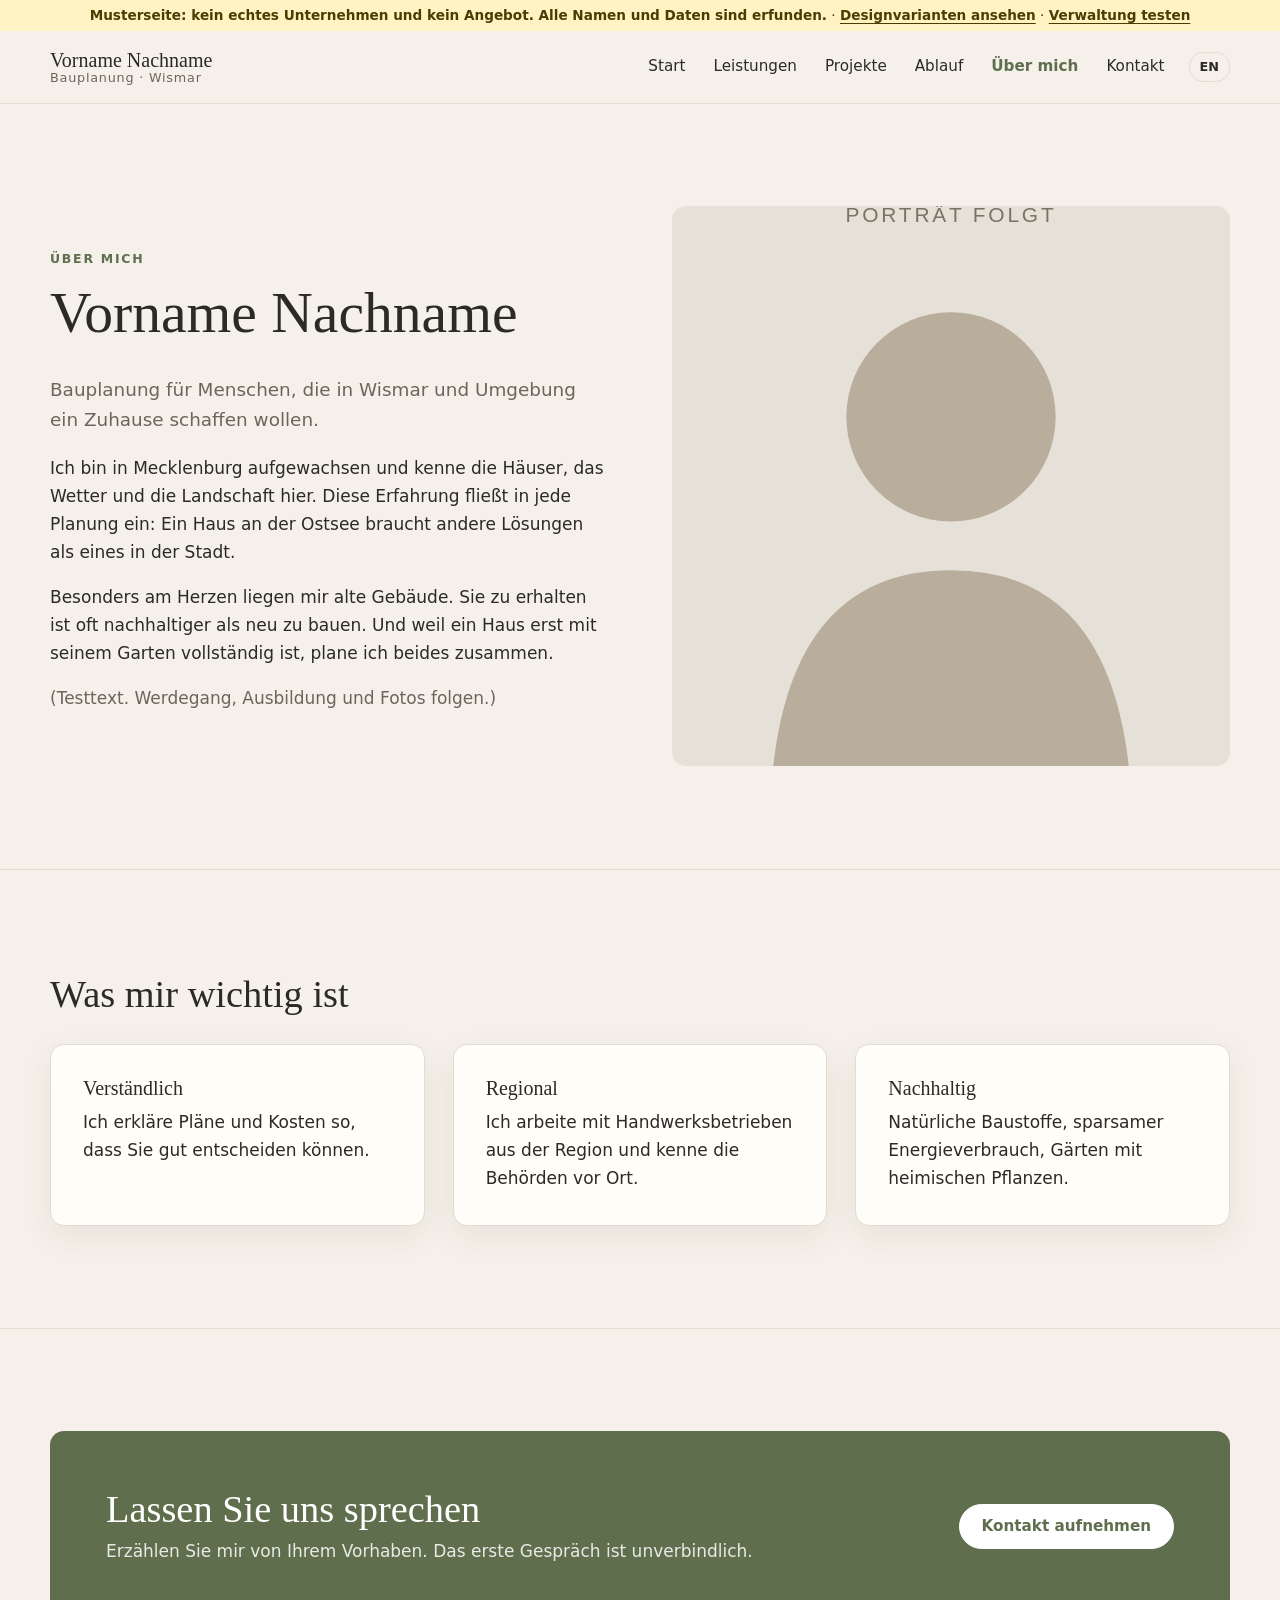
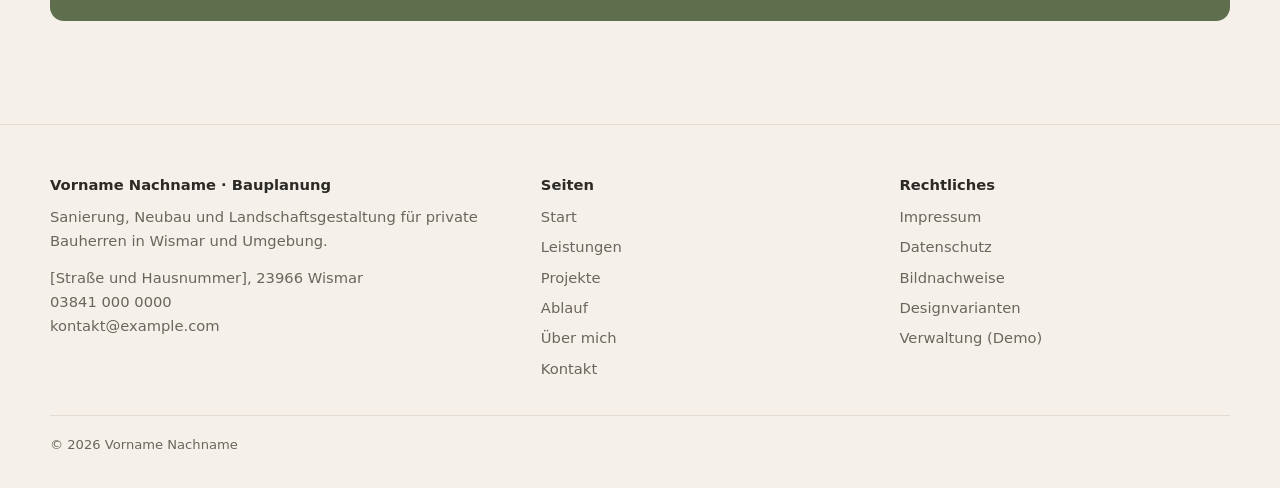
<file: ueber-mich.html>
<!doctype html>
<html lang="de" data-lang="de">
<head>
<meta charset="utf-8">
<meta name="viewport" content="width=device-width, initial-scale=1">
<title>Über mich · Vorname Nachname, Bauplanung in Wismar</title>
<meta name="title-en" content="About me · Vorname Nachname, building design in Wismar">
<!-- DEMO: Vor dem Livegang entfernen, damit Google die Seite aufnimmt. -->
<meta name="robots" content="noindex, nofollow">
<meta name="description" content="Vorname Nachname plant Sanierungen, Neubauten und Gärten in Wismar und Nordwestmecklenburg. Persönlich, regional und nachhaltig.">
<link rel="canonical" href="https://bunwichtig.github.io/architektur-onepager/ueber-mich.html">
<meta property="og:type" content="website">
<meta property="og:locale" content="de_DE">
<meta property="og:title" content="Über mich · Vorname Nachname, Bauplanung in Wismar">
<meta property="og:description" content="Vorname Nachname plant Sanierungen, Neubauten und Gärten in Wismar und Nordwestmecklenburg. Persönlich, regional und nachhaltig.">
<meta property="og:image" content="https://bunwichtig.github.io/architektur-onepager/assets/img/fotos/wismar-hafen.jpg">
<link rel="icon" href="assets/img/favicon.svg" type="image/svg+xml">
<link rel="stylesheet" href="assets/site.css">
<script src="assets/config.js"></script>
<script src="assets/store.js"></script>
<script src="assets/site.js"></script>
</head>
<body>
<a class="skip" href="#main"><span lang="de">Zum Inhalt</span><span lang="en">Skip to content</span></a>
<div id="site-header"></div>

<main id="main">
<section class="section">
    <div class="wrap split">
      <div>
        <span class="eyebrow"><span lang="de">Über mich</span><span lang="en">About me</span></span>
        <h1>Vorname Nachname</h1>
        <p class="lead"><span lang="de">Bauplanung für Menschen, die in Wismar und Umgebung ein Zuhause schaffen wollen.</span><span lang="en">Building design for people who want to create a home in and around Wismar.</span></p>
        <p><span lang="de">Ich bin in Mecklenburg aufgewachsen und kenne die Häuser, das Wetter und die Landschaft hier. Diese Erfahrung fließt in jede Planung ein: Ein Haus an der Ostsee braucht andere Lösungen als eines in der Stadt.</span><span lang="en">I grew up in Mecklenburg and know the houses, the weather and the landscape here. That experience goes into every design: a house on the Baltic coast needs different solutions from one in town.</span></p>
        <p><span lang="de">Besonders am Herzen liegen mir alte Gebäude. Sie zu erhalten ist oft nachhaltiger als neu zu bauen. Und weil ein Haus erst mit seinem Garten vollständig ist, plane ich beides zusammen.</span><span lang="en">Old buildings are especially close to my heart. Preserving them is often more sustainable than building new. And because a house is only complete with its garden, I design both together.</span></p>
        <p class="muted"><span lang="de">(Testtext. Werdegang, Ausbildung und Fotos folgen.)</span><span lang="en">(Sample text. Background, training and photos to follow.)</span></p>
      </div>
      <img src="assets/img/portrait.svg" width="800" height="1000" alt="Platzhalter: Porträt von Vorname Nachname folgt">
    </div>
  </section>
  <section class="section">
    <div class="wrap">
      <h2><span lang="de">Was mir wichtig ist</span><span lang="en">What matters to me</span></h2>
      <div class="grid cols-3" style="margin-top:28px">
        <div class="card"><h3><span lang="de">Verständlich</span><span lang="en">Clear</span></h3><p><span lang="de">Ich erkläre Pläne und Kosten so, dass Sie gut entscheiden können.</span><span lang="en">I explain plans and costs so you can make good decisions.</span></p></div>
        <div class="card"><h3><span lang="de">Regional</span><span lang="en">Local</span></h3><p><span lang="de">Ich arbeite mit Handwerksbetrieben aus der Region und kenne die Behörden vor Ort.</span><span lang="en">I work with local contractors and know the local authorities.</span></p></div>
        <div class="card"><h3><span lang="de">Nachhaltig</span><span lang="en">Sustainable</span></h3><p><span lang="de">Natürliche Baustoffe, sparsamer Energieverbrauch, Gärten mit heimischen Pflanzen.</span><span lang="en">Natural materials, low energy use, gardens with native plants.</span></p></div>
      </div>
    </div>
  </section>
  <section class="section">
    <div class="wrap">
      <div class="cta">
        <div>
          <h2><span lang="de">Lassen Sie uns sprechen</span><span lang="en">Let's talk</span></h2>
          <p><span lang="de">Erzählen Sie mir von Ihrem Vorhaben. Das erste Gespräch ist unverbindlich.</span><span lang="en">Tell me about your plans. The first meeting is free of obligation.</span></p>
        </div>
        <a class="btn" href="kontakt.html"><span lang="de">Kontakt aufnehmen</span><span lang="en">Get in touch</span></a>
      </div>
    </div>
  </section>
</main>

<div id="site-footer"></div>
</body>
</html>
</file>
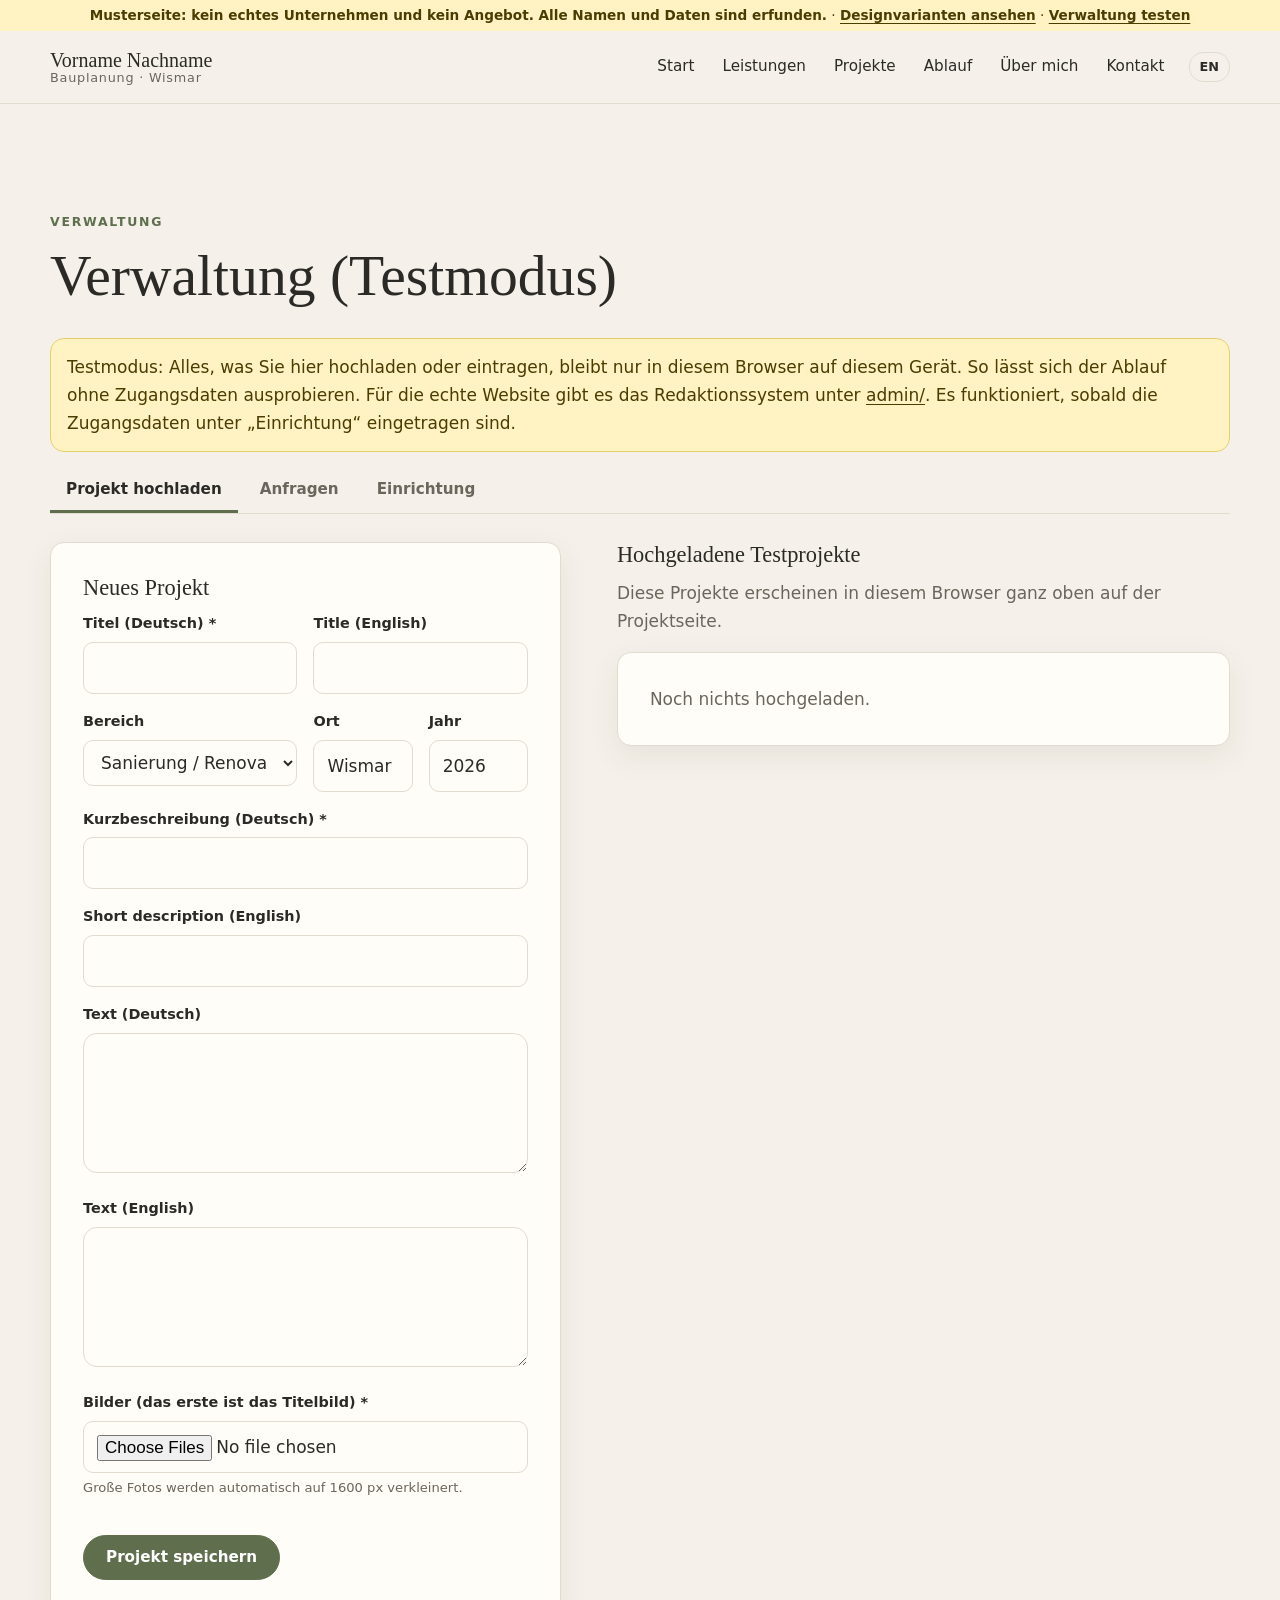
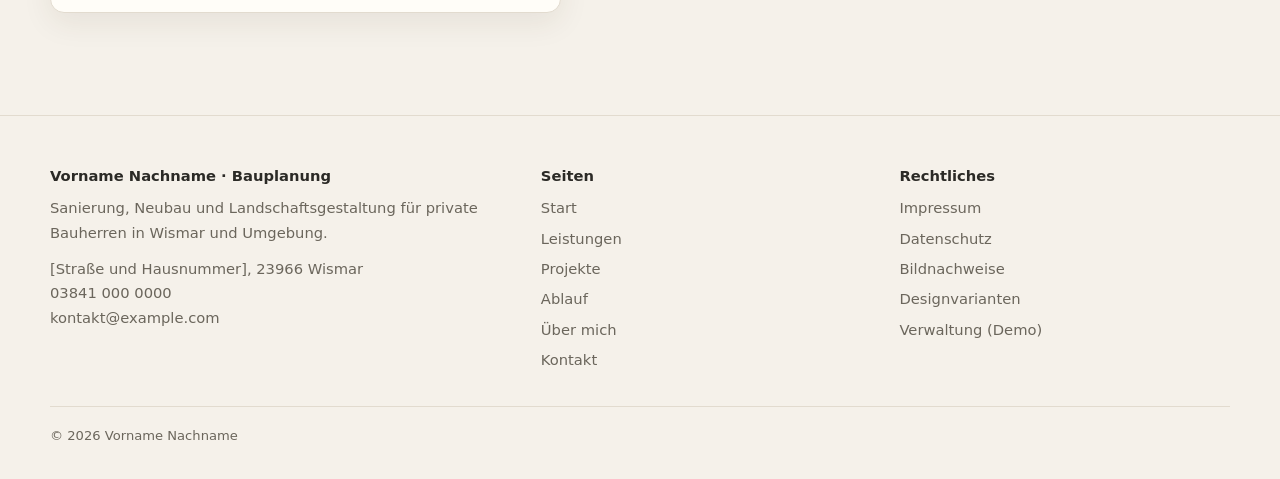
<file: verwaltung.html>
<!doctype html>
<html lang="de" data-lang="de">
<head>
<meta charset="utf-8">
<meta name="viewport" content="width=device-width, initial-scale=1">
<title>Verwaltung (Demo) · Vorname Nachname</title>
<meta name="title-en" content="Admin (demo) · Vorname Nachname">
<meta name="robots" content="noindex, nofollow">
<link rel="icon" href="assets/img/favicon.svg" type="image/svg+xml">
<link rel="stylesheet" href="assets/site.css">
<script src="assets/config.js"></script>
<script src="assets/store.js"></script>
<script src="assets/site.js"></script>
<script src="assets/verwaltung.js" defer></script>
</head>
<body>
<a class="skip" href="#main"><span lang="de">Zum Inhalt</span><span lang="en">Skip to content</span></a>
<div id="site-header"></div>

<main id="main">
  <section class="section">
    <div class="wrap">
      <span class="eyebrow"><span lang="de">Verwaltung</span><span lang="en">Admin</span></span>
      <h1><span lang="de">Verwaltung (Testmodus)</span><span lang="en">Admin (test mode)</span></h1>
      <p class="notice warn">
        <span lang="de">Testmodus: Alles, was Sie hier hochladen oder eintragen, bleibt nur in diesem Browser auf diesem Gerät. So lässt sich der Ablauf ohne Zugangsdaten ausprobieren. Für die echte Website gibt es das Redaktionssystem unter <a href="admin/">admin/</a>. Es funktioniert, sobald die Zugangsdaten unter „Einrichtung“ eingetragen sind.</span>
        <span lang="en">Test mode: everything you upload or enter here stays in this browser on this device. That way you can try the workflow without credentials. For the live site there is the content editor at <a href="admin/">admin/</a>. It works once the credentials are entered under “Setup”.</span>
      </p>

      <div class="tabs" role="tablist">
        <button role="tab" aria-selected="true" data-tab="upload"><span lang="de">Projekt hochladen</span><span lang="en">Upload project</span></button>
        <button role="tab" aria-selected="false" data-tab="anfragen"><span lang="de">Anfragen</span><span lang="en">Requests</span></button>
        <button role="tab" aria-selected="false" data-tab="setup"><span lang="de">Einrichtung</span><span lang="en">Setup</span></button>
      </div>

      <!-- Projekt hochladen -->
      <div data-panel="upload">
        <div class="contact-grid">
          <form id="upload-form" class="card">
            <h2 style="font-size:1.4rem"><span lang="de">Neues Projekt</span><span lang="en">New project</span></h2>
            <div class="row-2">
              <div class="field"><label for="u-title-de">Titel (Deutsch) *</label><input id="u-title-de" name="title_de" required></div>
              <div class="field"><label for="u-title-en">Title (English)</label><input id="u-title-en" name="title_en"></div>
            </div>
            <div class="row-2">
              <div class="field"><label for="u-cat"><span lang="de">Bereich</span><span lang="en">Type</span></label>
                <select id="u-cat" name="category">
                  <option value="sanierung">Sanierung / Renovation</option>
                  <option value="neubau">Neubau / New build</option>
                  <option value="landschaft">Landschaftsgestaltung / Landscape</option>
                </select></div>
              <div class="row-2">
                <div class="field"><label for="u-loc"><span lang="de">Ort</span><span lang="en">Place</span></label><input id="u-loc" name="location" value="Wismar"></div>
                <div class="field"><label for="u-year"><span lang="de">Jahr</span><span lang="en">Year</span></label><input id="u-year" name="year" type="number" min="1990" max="2100"></div>
              </div>
            </div>
            <div class="field"><label for="u-sum-de">Kurzbeschreibung (Deutsch) *</label><input id="u-sum-de" name="summary_de" required maxlength="200"></div>
            <div class="field"><label for="u-sum-en">Short description (English)</label><input id="u-sum-en" name="summary_en" maxlength="200"></div>
            <div class="field"><label for="u-text-de">Text (Deutsch)</label><textarea id="u-text-de" name="text_de"></textarea></div>
            <div class="field"><label for="u-text-en">Text (English)</label><textarea id="u-text-en" name="text_en"></textarea></div>
            <div class="field">
              <label for="u-img"><span lang="de">Bilder (das erste ist das Titelbild)</span><span lang="en">Images (the first is the cover)</span> *</label>
              <input id="u-img" name="images" type="file" accept="image/*" multiple required>
              <p class="hint"><span lang="de">Große Fotos werden automatisch auf 1600 px verkleinert.</span><span lang="en">Large photos are automatically resized to 1600 px.</span></p>
              <div class="thumbs" id="u-preview"></div>
            </div>
            <div class="btn-row"><button class="btn" type="submit"><span lang="de">Projekt speichern</span><span lang="en">Save project</span></button></div>
            <div id="upload-result" hidden role="status"></div>
          </form>
          <div>
            <h2 style="font-size:1.4rem"><span lang="de">Hochgeladene Testprojekte</span><span lang="en">Uploaded test projects</span></h2>
            <p class="muted"><span lang="de">Diese Projekte erscheinen in diesem Browser ganz oben auf der Projektseite.</span><span lang="en">These projects appear at the top of the projects page in this browser.</span></p>
            <div id="local-list"></div>
          </div>
        </div>
      </div>

      <!-- Anfragen -->
      <div data-panel="anfragen" hidden>
        <p class="muted"><span lang="de">Anfragen aus dem Kontaktformular, solange noch kein Formulardienst eingerichtet ist. Später kommen sie per E-Mail an.</span><span lang="en">Requests from the contact form while no form service is set up. Later they arrive by email.</span></p>
        <div class="btn-row" style="margin:0 0 20px">
          <button class="btn" type="button" id="inbox-download"><span lang="de">Als Textdatei herunterladen</span><span lang="en">Download as text file</span></button>
          <button class="btn ghost" type="button" id="inbox-clear"><span lang="de">Alle löschen</span><span lang="en">Delete all</span></button>
        </div>
        <div id="inbox"></div>
      </div>

      <!-- Einrichtung -->
      <div data-panel="setup" hidden>
        <p class="muted"><span lang="de">Hier tragen Sie die echten Daten ein. Mit „config.js herunterladen“ erhalten Sie die fertige Datei. Sie ersetzt <code>assets/config.js</code> im Repository. Passwörter gehören nicht hierher: Die Anmeldung läuft über GitHub bzw. den Formulardienst.</span>
          <span lang="en">Enter the real data here. “Download config.js” gives you the finished file, which replaces <code>assets/config.js</code> in the repository. No passwords belong here: login runs via GitHub or the form service.</span></p>
        <form id="setup-form" class="card"></form>
      </div>
    </div>
  </section>
</main>

<div id="site-footer"></div>
</body>
</html>
</file>
<file: assets/site.css>
/* ==========================================================
   Vorname Nachname · Bauplanung
   Aufbau:
   1. Grundlayout (Standardwerte = Design „natur“)
   2. Anordnungen: html[data-hero=…] und html[data-projects=…]
   3. Designs: html[data-design=…] mit Farben, Schriften, Details
   Schriften liegen in assets/fonts/, es wird nichts von fremden Servern geladen.
   ========================================================== */

:root {
  --serif: "Iowan Old Style", "Palatino Linotype", Palatino, "Book Antiqua", Georgia, serif;
  --sans: system-ui, -apple-system, "Segoe UI", Roboto, "Helvetica Neue", Arial, sans-serif;

  /* Standardwerte = Design „natur“ */
  --bg: #f5f1ea;
  --surface: #fffdf8;
  --text: #2b2a26;
  --muted: #6b665c;
  --accent: #5f6f4e;
  --accent-ink: #ffffff;
  --accent-2: #b9856a;
  --line: #e2dbcf;
  --font-head: var(--serif);
  --font-body: var(--sans);
  --font-ui: var(--sans);
  --h1: clamp(2.1rem, 5vw, 3.6rem);
  --h1-line: 1.15;
  --head-weight: 500;
  --head-transform: none;
  --head-spacing: 0;
  --radius: 14px;
  --shadow: 0 10px 30px rgba(60, 50, 30, .08);
  --max: 1180px;
}

html[data-design="hanse"] {
  --bg: #fbf7f0;
  --surface: #ffffff;
  --text: #1d2a3a;
  --muted: #5b6573;
  --accent: #9c3d2c;
  --accent-ink: #ffffff;
  --accent-2: #1d2a3a;
  --line: #e5ddd0;
  --font-head: var(--serif);
  --head-weight: 600;
  --head-transform: uppercase;
  --head-spacing: .06em;
  --radius: 2px;
  --shadow: 0 1px 0 var(--line);
}

/* ---------- Sprache ---------- */
html[data-lang="de"] [lang="en"]:not(html),
html[data-lang="en"] [lang="de"]:not(html) { display: none !important; }

/* ---------- Basis ---------- */
*, *::before, *::after { box-sizing: border-box; }
html { -webkit-text-size-adjust: 100%; scroll-behavior: smooth; }
body {
  margin: 0;
  background: var(--bg);
  color: var(--text);
  font: 17px/1.65 var(--font-body);
  overflow-x: hidden;
}
img { max-width: 100%; height: auto; display: block; }
a { color: inherit; text-underline-offset: .2em; }
a:hover { color: var(--accent); }
h1, h2, h3 {
  font-family: var(--font-head);
  font-weight: var(--head-weight);
  text-transform: var(--head-transform);
  letter-spacing: var(--head-spacing);
  line-height: 1.15;
  margin: 0 0 .5em;
  text-wrap: balance;
}
h1 { font-size: var(--h1); line-height: var(--h1-line); }
h2 { font-size: clamp(1.6rem, 3.2vw, 2.4rem); }
h3 { font-size: 1.25rem; }
p { margin: 0 0 1em; }
.muted { color: var(--muted); }
.wrap { width: min(var(--max), 100% - 32px); margin-inline: auto; }
.section { padding: clamp(56px, 8vw, 104px) 0; }
.section + .section { border-top: 1px solid var(--line); }
.eyebrow {
  display: inline-block;
  font: 600 .78rem/1 var(--font-ui);
  letter-spacing: .14em;
  text-transform: uppercase;
  color: var(--accent);
  margin-bottom: 14px;
}
.lead { font-size: 1.15rem; color: var(--muted); max-width: 62ch; }
.skip { position: absolute; left: -999px; }
.skip:focus { left: 16px; top: 16px; z-index: 100; background: var(--surface); padding: 8px 12px; }
:focus-visible { outline: 3px solid var(--accent); outline-offset: 2px; }

/* ---------- Buttons ---------- */
.btn {
  display: inline-flex; align-items: center; gap: 8px;
  padding: 12px 22px;
  border: 1.5px solid var(--accent);
  border-radius: var(--radius);
  background: var(--accent); color: var(--accent-ink);
  font: 600 .95rem/1.2 var(--font-ui);
  text-decoration: none; cursor: pointer;
}
.btn:hover { filter: brightness(1.08); color: var(--accent-ink); }
.btn.ghost { background: transparent; color: var(--text); border-color: var(--line); }
.btn.ghost:hover { border-color: var(--accent); color: var(--accent); }
html[data-design="natur"] .btn { border-radius: 999px; }
html[data-design="hanse"] .btn { text-transform: uppercase; letter-spacing: .08em; font-size: .82rem; }
.btn-row { display: flex; flex-wrap: wrap; gap: 12px; margin-top: 24px; }

/* ---------- Kopfzeile ---------- */
.demo-bar {
  font-weight: 500;
  background: #fff3c4; color: #4a3d00;
  font: .85rem/1.4 var(--sans);
  text-align: center; padding: 6px 16px;
}
.demo-bar a { color: inherit; font-weight: 600; }
.site-header {
  position: sticky; top: 0; z-index: 50;
  background: color-mix(in srgb, var(--bg) 92%, transparent);
  backdrop-filter: blur(8px);
  border-bottom: 1px solid var(--line);
}
.site-header .wrap { display: flex; align-items: center; justify-content: space-between; gap: 16px; min-height: 72px; }
.brand { text-decoration: none; display: flex; flex-direction: column; line-height: 1.15; }
.brand strong { font: var(--head-weight) 1.25rem/1.1 var(--font-head); text-transform: var(--head-transform); letter-spacing: var(--head-spacing); }
.brand span { font-size: .8rem; color: var(--muted); letter-spacing: .06em; }
.nav { display: flex; align-items: center; gap: 4px; }
.nav a {
  text-decoration: none; padding: 8px 12px; font-size: .95rem;
  border-radius: var(--radius);
}
.nav a[aria-current="page"] { color: var(--accent); font-weight: 600; }
.lang-btn {
  border: 1px solid var(--line); background: transparent; color: var(--text);
  font: 600 .8rem/1 var(--font-ui); padding: 8px 10px; border-radius: var(--radius); cursor: pointer;
  margin-left: 8px;
}
.lang-btn:hover { border-color: var(--accent); color: var(--accent); }
.menu-btn { display: none; }
@media (max-width: 920px) {
  .menu-btn {
    display: inline-flex; border: 1px solid var(--line); background: transparent; color: var(--text);
    padding: 8px 12px; border-radius: var(--radius); font: 600 .9rem var(--font-ui); cursor: pointer;
  }
  .nav {
    display: none; position: absolute; left: 0; right: 0; top: 100%;
    flex-direction: column; align-items: stretch;
    background: var(--bg); border-bottom: 1px solid var(--line); padding: 8px 16px 16px;
  }
  .nav.open { display: flex; }
  .nav a { padding: 12px 4px; border-bottom: 1px solid var(--line); border-radius: 0; }
  .lang-btn { margin: 12px 0 0; align-self: flex-start; }
}

/* ---------- Hero (je Design anders angeordnet) ---------- */
.hero { padding: clamp(40px, 7vw, 96px) 0; }
.hero .wrap { display: grid; gap: clamp(28px, 5vw, 64px); align-items: center; grid-template-columns: 1.05fr 1fr; }
.hero-media img { width: 100%; aspect-ratio: 4 / 3; object-fit: cover; border-radius: var(--radius); box-shadow: var(--shadow); }
.hero .lead { margin-bottom: 0; }

/* natur: Text links, Bild rechts mit großer Rundung */
html[data-design="natur"] .hero-media img { border-radius: 200px 200px var(--radius) var(--radius); aspect-ratio: 4 / 4.4; }



/* hanse: Rahmen in Backsteinrot */
html[data-design="hanse"] .hero-media img { outline: 1px solid var(--accent); outline-offset: 12px; }

@media (max-width: 820px) {
  .hero .wrap { grid-template-columns: 1fr; }
}

/* ---------- Karten / Raster ---------- */
.grid { display: grid; gap: clamp(16px, 2.5vw, 28px); }
.grid.cols-3 { grid-template-columns: repeat(3, 1fr); }
.grid.cols-2 { grid-template-columns: repeat(2, 1fr); }
@media (max-width: 900px) { .grid.cols-3 { grid-template-columns: 1fr 1fr; } }
@media (max-width: 620px) { .grid.cols-3, .grid.cols-2 { grid-template-columns: 1fr; } }
.card {
  background: var(--surface);
  border: 1px solid var(--line);
  border-radius: var(--radius);
  padding: clamp(20px, 3vw, 32px);
  box-shadow: var(--shadow);
}
.card h3 { margin-bottom: .4em; }
.card p:last-child { margin-bottom: 0; }
html[data-design="hanse"] .card { border-top: 4px solid var(--accent); }
.icon {
  width: 48px; height: 48px; display: grid; place-items: center;
  border-radius: var(--radius); background: color-mix(in srgb, var(--accent) 14%, transparent);
  color: var(--accent); margin-bottom: 16px;
}
html[data-design="natur"] .icon { border-radius: 50%; }
.icon svg { width: 26px; height: 26px; }

.split { display: grid; grid-template-columns: 1fr 1fr; gap: clamp(28px, 5vw, 64px); align-items: center; }
@media (max-width: 820px) { .split { grid-template-columns: 1fr; } }
.split img { border-radius: var(--radius); width: 100%; max-height: 560px; aspect-ratio: 4 / 5; object-fit: cover; }
.check { list-style: none; padding: 0; margin: 0 0 1em; }
.check li { padding-left: 28px; position: relative; margin-bottom: 8px; }
.check li::before { content: ""; position: absolute; left: 4px; top: .55em; width: 10px; height: 10px; background: var(--accent); border-radius: 50%; }
html[data-design="hanse"] .check li::before { border-radius: 0; }

/* ---------- Projekte ---------- */
.filters { display: flex; flex-wrap: wrap; gap: 8px; margin-bottom: 28px; }
.filters button {
  border: 1px solid var(--line); background: var(--surface); color: var(--text);
  padding: 8px 16px; border-radius: var(--radius); font: 500 .9rem var(--font-ui); cursor: pointer;
}
html[data-design="natur"] .filters button { border-radius: 999px; }
.filters button[aria-pressed="true"] { background: var(--accent); border-color: var(--accent); color: var(--accent-ink); }

.projects { display: grid; gap: clamp(18px, 2.5vw, 30px); grid-template-columns: repeat(3, 1fr); }
@media (max-width: 900px) { .projects { grid-template-columns: 1fr 1fr; } }
@media (max-width: 620px) { .projects { grid-template-columns: 1fr; } }
.project {
  display: flex; flex-direction: column; text-decoration: none;
  background: var(--surface); border: 1px solid var(--line); border-radius: var(--radius);
  overflow: hidden; box-shadow: var(--shadow);
}
.project img { width: 100%; aspect-ratio: 4 / 3; object-fit: cover; transition: transform .4s; }
.project:hover img { transform: scale(1.03); }
.project .body { padding: 18px 20px 22px; }
.project h3 { margin: 6px 0 6px; }
.project p { margin: 0; color: var(--muted); font-size: .95rem; }
.meta { font: 600 .74rem/1.3 var(--font-ui); letter-spacing: .1em; text-transform: uppercase; color: var(--accent); }
.badge-local { display: inline-block; margin-left: 6px; background: #fff3c4; color: #4a3d00; padding: 2px 6px; border-radius: 4px; letter-spacing: 0; text-transform: none; }



/* hanse: Karten mit Rahmen und Akzentlinie */
html[data-design="hanse"] .project { border-top: 4px solid var(--accent); padding: 10px; }
html[data-design="hanse"] .project .body { padding: 16px 8px 10px; }

/* ---------- Projekt-Detail ---------- */
.detail-head { display: grid; grid-template-columns: 1.4fr 1fr; gap: 40px; align-items: end; margin-bottom: 32px; }
@media (max-width: 820px) { .detail-head { grid-template-columns: 1fr; gap: 12px; } }
.facts { display: grid; grid-template-columns: repeat(3, auto); gap: 8px 24px; justify-content: start; margin: 0; }
.facts dt { font: 600 .72rem var(--font-ui); letter-spacing: .1em; text-transform: uppercase; color: var(--muted); }
.facts dd { margin: 0 0 0; font-weight: 600; }
.gallery { display: grid; grid-template-columns: repeat(6, 1fr); gap: 10px; margin-bottom: 40px; }
.gallery button { padding: 0; border: 0; background: none; cursor: zoom-in; grid-column: span 3; }
.gallery button:first-child { grid-column: span 6; }
.gallery img { width: 100%; aspect-ratio: 3 / 2; object-fit: cover; border-radius: var(--radius); }
.gallery button:first-child img { aspect-ratio: 16 / 8; }
.prose { max-width: 68ch; }
.prose p { white-space: pre-line; }
.pager { display: flex; justify-content: space-between; gap: 16px; border-top: 1px solid var(--line); padding-top: 24px; margin-top: 40px; }
dialog.lightbox { border: 0; padding: 0; background: transparent; max-width: 96vw; max-height: 92vh; }
dialog.lightbox::backdrop { background: rgba(0,0,0,.85); }
dialog.lightbox img { max-height: 86vh; width: auto; margin: auto; }
dialog.lightbox .close { position: fixed; top: 16px; right: 16px; }

/* ---------- Ablauf ---------- */
.steps { counter-reset: s; list-style: none; padding: 0; margin: 0; display: grid; gap: 16px; }
.steps li { counter-increment: s; position: relative; padding: 22px 24px 22px 84px; background: var(--surface); border: 1px solid var(--line); border-radius: var(--radius); }
.steps li::before {
  content: counter(s); position: absolute; left: 22px; top: 20px;
  width: 42px; height: 42px; display: grid; place-items: center;
  border-radius: 50%; background: var(--accent); color: var(--accent-ink); font: 700 1.05rem var(--font-ui);
}
html[data-design="hanse"] .steps li::before { border-radius: 0; }
.steps h3 { margin-bottom: 4px; }
.steps p { margin: 0; color: var(--muted); }
details.faq { border-bottom: 1px solid var(--line); padding: 16px 0; }
details.faq summary { cursor: pointer; font-weight: 600; font-size: 1.05rem; }
details.faq p { margin: 10px 0 0; color: var(--muted); }

/* ---------- Kontakt & Formulare ---------- */
.contact-grid { display: grid; grid-template-columns: 1fr 1.2fr; gap: clamp(28px, 5vw, 56px); }
@media (max-width: 860px) { .contact-grid { grid-template-columns: 1fr; } }
.contact-list { list-style: none; padding: 0; margin: 0 0 24px; }
.contact-list li { padding: 12px 0; border-bottom: 1px solid var(--line); display: flex; gap: 12px; }
.contact-list b { min-width: 90px; font-weight: 600; color: var(--muted); font-size: .9rem; }
form .field { margin-bottom: 16px; }
label { display: block; font-weight: 600; font-size: .9rem; margin-bottom: 6px; }
input, textarea, select {
  width: 100%; font: inherit; color: var(--text);
  background: var(--surface); border: 1px solid var(--line); border-radius: var(--radius);
  padding: 11px 13px;
}
html[data-design="natur"] input, html[data-design="natur"] select { border-radius: 10px; }
textarea { min-height: 140px; resize: vertical; }
input:focus, textarea:focus, select:focus { outline: 2px solid var(--accent); outline-offset: 0; border-color: var(--accent); }
.row-2 { display: grid; grid-template-columns: 1fr 1fr; gap: 16px; }
@media (max-width: 560px) { .row-2 { grid-template-columns: 1fr; } }
.consent { display: flex; gap: 10px; align-items: flex-start; font-weight: 400; font-size: .9rem; }
.consent input { width: auto; margin-top: 4px; }
.hp { position: absolute; left: -9999px; }
.notice { padding: 14px 16px; border-radius: var(--radius); background: color-mix(in srgb, var(--accent) 12%, var(--surface)); border: 1px solid color-mix(in srgb, var(--accent) 35%, transparent); margin: 16px 0; }
.notice.warn { background: #fff3c4; color: #4a3d00; border-color: #e6cf6b; }
.tabs { display: flex; gap: 6px; border-bottom: 1px solid var(--line); margin-bottom: 28px; flex-wrap: wrap; }
.tabs button { border: 0; background: none; color: var(--muted); padding: 12px 16px; font: 600 .95rem var(--font-ui); cursor: pointer; border-bottom: 3px solid transparent; }
.tabs button[aria-selected="true"] { color: var(--text); border-bottom-color: var(--accent); }

/* ---------- Karte ---------- */
.map {
  position: relative; border-radius: var(--radius); overflow: hidden; border: 1px solid var(--line);
  aspect-ratio: 16 / 10; background: var(--surface);
  display: grid; place-items: center; text-align: center;
}
.map iframe { position: absolute; inset: 0; width: 100%; height: 100%; border: 0; }
.map .consent-box { padding: 24px; max-width: 420px; }
.map .consent-box p { font-size: .9rem; color: var(--muted); }

/* ---------- Fußzeile ---------- */
.site-footer { border-top: 1px solid var(--line); padding: 48px 0 32px; font-size: .92rem; color: var(--muted); }
html[data-design="hanse"] .site-footer { background: var(--accent-2); color: #d5dbe3; border: 0; }
html[data-design="hanse"] .site-footer strong { color: #fff; }
.site-footer .wrap { display: grid; grid-template-columns: 1.4fr 1fr 1fr; gap: 28px; }
@media (max-width: 760px) { .site-footer .wrap { grid-template-columns: 1fr; } }
.site-footer strong { display: block; color: var(--text); margin-bottom: 8px; }
.site-footer ul { list-style: none; margin: 0; padding: 0; }
.site-footer li { margin-bottom: 6px; }
.site-footer a { text-decoration: none; }
.site-footer a:hover { text-decoration: underline; }
.site-footer .legal { grid-column: 1 / -1; border-top: 1px solid var(--line); padding-top: 18px; font-size: .82rem; }
html[data-design="hanse"] .site-footer .legal { border-color: rgba(255,255,255,.2); }

/* ---------- CTA-Band ---------- */
.cta { background: var(--accent); color: var(--accent-ink); border-radius: var(--radius); padding: clamp(28px, 5vw, 56px); display: flex; flex-wrap: wrap; align-items: center; justify-content: space-between; gap: 20px; }
.cta h2 { margin: 0; }
.cta p { margin: 6px 0 0; opacity: .85; }
.cta .btn { background: var(--accent-ink); color: var(--accent); border-color: var(--accent-ink); }

/* ---------- Designvarianten-Seite ---------- */
.variants { display: grid; grid-template-columns: repeat(2, 1fr); gap: 28px; }
@media (max-width: 860px) { .variants { grid-template-columns: 1fr; } }
.variant { border: 1px solid var(--line); border-radius: 12px; overflow: hidden; background: var(--surface); }
.variant .frame { position: relative; aspect-ratio: 16 / 11; overflow: hidden; background: #eee; }
.variant iframe { position: absolute; top: 0; left: 0; width: 1280px; height: 880px; border: 0; transform-origin: 0 0; pointer-events: none; }
.variant .info { padding: 18px 20px 22px; }
.variant .info h3 { font-family: var(--sans); text-transform: none; letter-spacing: 0; font-weight: 700; margin-bottom: 4px; }
.variant .swatches { display: flex; gap: 6px; margin: 10px 0 14px; }
.variant .swatches i { width: 26px; height: 26px; border-radius: 50%; border: 1px solid rgba(0,0,0,.12); }
.variant.chosen { outline: 3px solid var(--accent); }

/* ---------- Verwaltung ---------- */
.thumbs { display: flex; flex-wrap: wrap; gap: 8px; margin-top: 10px; }
.thumbs img { width: 96px; height: 72px; object-fit: cover; border-radius: 6px; }
table { width: 100%; border-collapse: collapse; font-size: .92rem; }
th, td { text-align: left; padding: 10px 8px; border-bottom: 1px solid var(--line); vertical-align: top; }
.status { font: 600 .75rem var(--sans); padding: 2px 8px; border-radius: 999px; white-space: nowrap; }
.status.ok { background: #dcefd6; color: #24531a; }
.status.todo { background: #fff3c4; color: #4a3d00; }
.config-row { display: grid; grid-template-columns: 1fr auto; gap: 8px; align-items: end; }
.hint { font-size: .82rem; color: var(--muted); margin-top: 4px; }

/* ---------- Bildnachweise ---------- */
.credited { position: relative; display: block; }
.credit {
  position: absolute; right: 8px; bottom: 8px; z-index: 2;
  max-width: calc(100% - 16px);
  background: rgba(0, 0, 0, .58); color: #fff;
  font: 500 11px/1.35 var(--sans); letter-spacing: 0; text-transform: none;
  padding: 3px 8px; border-radius: 4px;
  white-space: nowrap; overflow: hidden; text-overflow: ellipsis;
}
.credit a { color: #fff; text-decoration: underline; text-underline-offset: 2px; }
.credit a:hover { color: #fff; opacity: .85; }
.project .credit { top: 8px; bottom: auto; }
.credit-list { list-style: none; padding: 0; margin: -24px 0 36px; font-size: .82rem; color: var(--muted); }
.credit-list li { margin-bottom: 2px; }
.credits-table img { width: 120px; height: 80px; object-fit: cover; border-radius: 4px; }

/* ==========================================================
   2. ANORDNUNGEN
   Startbild:  html[data-hero="split | split-rev | stack | overlay | float | editorial"]
   Projekte:   html[data-projects="cards | list | tiles | index | editorial"]
   Welche Anordnung ein Design nutzt, steht in VARIANTS (assets/site.js).
   ========================================================== */

/* Startbild: Text oben, breites Bild darunter */
html[data-hero="stack"] .hero .wrap { grid-template-columns: 1fr; gap: clamp(28px, 4vw, 48px); }
html[data-hero="stack"] .hero h1 { max-width: 14ch; }
html[data-hero="stack"] .hero-media img { aspect-ratio: 21 / 9; }

/* Startbild: Bild links, Text rechts */
html[data-hero="split-rev"] .hero .wrap { grid-template-columns: 1fr 1fr; }
html[data-hero="split-rev"] .hero-media { order: -1; }

/* Startbild: Bild vollflächig, Text darüber */
html[data-hero="overlay"] .hero { padding: 0; position: relative; }
html[data-hero="overlay"] .hero .wrap { grid-template-columns: 1fr; min-height: min(84vh, 780px); width: 100%; position: relative; }
html[data-hero="overlay"] .hero-media { position: absolute; inset: 0; z-index: 0; }
html[data-hero="overlay"] .hero-media .credited, html[data-hero="overlay"] .hero-media img { height: 100%; }
html[data-hero="overlay"] .hero-media img { aspect-ratio: auto; object-fit: cover; border-radius: 0; }
html[data-hero="overlay"] .hero-text { position: relative; z-index: 1; width: min(var(--max), 100% - 32px); margin: 0 auto; padding: 120px 0 72px; align-self: end; }

/* Startbild: großes Bild, Textkarte schwebt darüber */
html[data-hero="float"] .hero .wrap { grid-template-columns: repeat(12, 1fr); gap: 0; }
html[data-hero="float"] .hero-media { grid-column: 4 / -1; grid-row: 1; }
html[data-hero="float"] .hero-media img { aspect-ratio: 16 / 10; }
html[data-hero="float"] .hero-text { grid-column: 1 / 7; grid-row: 1; z-index: 1; padding: clamp(24px, 4vw, 48px); }
html[data-hero="float"] .hero-media .credit { top: 10px; bottom: auto; }

/* Startbild: zentriert wie eine Titelseite, Bild in voller Breite */
html[data-hero="editorial"] .hero .wrap { grid-template-columns: 1fr; text-align: center; gap: 40px; }
html[data-hero="editorial"] .hero-text { max-width: 980px; margin: 0 auto; }
html[data-hero="editorial"] .hero .lead { margin-inline: auto; }
html[data-hero="editorial"] .hero .btn-row { justify-content: center; }
html[data-hero="editorial"] .hero-media img { aspect-ratio: 2 / 1; }

@media (max-width: 820px) {
  html[data-hero] .hero .wrap { grid-template-columns: 1fr; }
  html[data-hero="split-rev"] .hero-media { order: 0; }
  html[data-hero="float"] .hero-media, html[data-hero="float"] .hero-text { grid-column: 1; }
  html[data-hero="float"] .hero-text { grid-row: 2; margin: -48px 12px 0; }
}

/* Projekte: ruhige Liste mit Bild links */
html[data-projects="list"] .projects { grid-template-columns: 1fr; gap: 0; }
html[data-projects="list"] .project { flex-direction: row; align-items: center; gap: 28px; border-width: 0 0 1px; border-radius: 0; padding: 24px 0; background: transparent; box-shadow: none; }
html[data-projects="list"] .project .credited { width: min(320px, 38%); flex: none; }
html[data-projects="list"] .project .body { padding: 0; }

/* Projekte: große Kacheln, Text liegt auf dem Bild */
html[data-projects="tiles"] .projects { grid-template-columns: repeat(2, 1fr); gap: 10px; }
html[data-projects="tiles"] .project { position: relative; border: 0; }
html[data-projects="tiles"] .project img { aspect-ratio: 16 / 11; }
html[data-projects="tiles"] .project .body { position: absolute; inset: auto 0 0 0; padding: 70px 24px 22px; background: linear-gradient(transparent, rgba(0,0,0,.78)); color: #fff; }
html[data-projects="tiles"] .project .meta { color: #fff; }
html[data-projects="tiles"] .project p { color: rgba(255,255,255,.85); }

/* Projekte: nummeriertes Verzeichnis wie in einer Ausstellung */
html[data-projects="index"] .projects { grid-template-columns: 1fr; gap: 0; counter-reset: p; border-bottom: 1px solid var(--text); }
html[data-projects="index"] .project {
  display: grid; grid-template-columns: 4ch 180px 1fr; align-items: center; gap: 28px;
  border: 0; border-top: 1px solid var(--text); border-radius: 0; background: transparent; box-shadow: none; padding: 20px 0;
}
html[data-projects="index"] .project::before { counter-increment: p; content: counter(p, decimal-leading-zero); font: 400 1rem var(--font-ui); align-self: start; padding-top: 4px; }
html[data-projects="index"] .project img { aspect-ratio: 4 / 3; }
html[data-projects="index"] .project:hover img { transform: none; }
html[data-projects="index"] .project .body { padding: 0; display: grid; grid-template-columns: 1.3fr 1fr; gap: 6px 32px; align-items: baseline; }
html[data-projects="index"] .project h3 { grid-column: 1; grid-row: 1; margin: 0; font-size: clamp(1.4rem, 2.6vw, 2.2rem); }
html[data-projects="index"] .project .meta { grid-column: 2; grid-row: 1; }
html[data-projects="index"] .project p { grid-column: 1 / -1; }
html[data-projects="index"] .project:hover h3 { font-style: italic; }
/* kleine Vorschaubilder: Nachweis unter das Bild statt darauf */
html[data-projects="index"] .project .credit { position: static; display: block; white-space: normal; background: none; color: var(--muted); padding: 4px 0 0; font-size: 10px; }

/* Projekte: Magazin, erstes Projekt groß */
html[data-projects="editorial"] .projects { grid-template-columns: repeat(2, 1fr); gap: 48px 40px; }
html[data-projects="editorial"] .project { border: 0; background: transparent; box-shadow: none; border-radius: 0; }
html[data-projects="editorial"] .project:first-child { grid-column: 1 / -1; flex-direction: row; align-items: center; gap: 40px; }
html[data-projects="editorial"] .project:first-child .credited { flex: 0 0 60%; }
html[data-projects="editorial"] .project:first-child img { aspect-ratio: 3 / 2; }
html[data-projects="editorial"] .project:first-child h3 { font-size: clamp(1.8rem, 3.4vw, 2.8rem); }
html[data-projects="editorial"] .project .body { padding: 16px 0 0; }
html[data-projects="editorial"] .project h3 { font-size: 1.6rem; }

@media (max-width: 620px) {
  html[data-projects] .projects { grid-template-columns: 1fr; }
  html[data-projects="list"] .project, html[data-projects="editorial"] .project:first-child { flex-direction: column; align-items: stretch; gap: 14px; }
  html[data-projects="list"] .project .credited, html[data-projects="editorial"] .project:first-child .credited { width: 100%; flex: none; }
  html[data-projects="index"] .project { grid-template-columns: 3ch 96px 1fr; gap: 14px; }
  html[data-projects="index"] .project .body { grid-template-columns: 1fr; }
  html[data-projects="index"] .project .meta { grid-row: 2; grid-column: 1; }
  html[data-projects="index"] .project p { display: none; }
}

/* ==========================================================
   3. DESIGNS
   ========================================================== */

@font-face { font-family: "Instrument Serif"; src: url("fonts/instrument-serif-latin-400-normal.woff2") format("woff2"); font-weight: 400; font-style: normal; font-display: swap; }
@font-face { font-family: "Instrument Serif"; src: url("fonts/instrument-serif-latin-400-italic.woff2") format("woff2"); font-weight: 400; font-style: italic; font-display: swap; }
@font-face { font-family: "Instrument Sans"; src: url("fonts/instrument-sans-latin-standard-normal.woff2") format("woff2"); font-weight: 400 700; font-stretch: 75% 100%; font-style: normal; font-display: swap; }
@font-face { font-family: "Archivo"; src: url("fonts/archivo-latin-standard-normal.woff2") format("woff2"); font-weight: 100 900; font-stretch: 62% 125%; font-style: normal; font-display: swap; }
@font-face { font-family: "IBM Plex Mono"; src: url("fonts/ibm-plex-mono-latin-400-normal.woff2") format("woff2"); font-weight: 400; font-display: swap; }
@font-face { font-family: "IBM Plex Mono"; src: url("fonts/ibm-plex-mono-latin-500-normal.woff2") format("woff2"); font-weight: 500; font-display: swap; }
@font-face { font-family: "Fraunces"; src: url("fonts/fraunces-latin-standard-normal.woff2") format("woff2"); font-weight: 100 900; font-style: normal; font-display: swap; }
@font-face { font-family: "Fraunces"; src: url("fonts/fraunces-latin-standard-italic.woff2") format("woff2"); font-weight: 100 900; font-style: italic; font-display: swap; }
@font-face { font-family: "Newsreader"; src: url("fonts/newsreader-latin-wght-normal.woff2") format("woff2"); font-weight: 200 800; font-style: normal; font-display: swap; }
@font-face { font-family: "Newsreader"; src: url("fonts/newsreader-latin-wght-italic.woff2") format("woff2"); font-weight: 200 800; font-style: italic; font-display: swap; }
@font-face { font-family: "Bricolage"; src: url("fonts/bricolage-grotesque-latin-standard-normal.woff2") format("woff2"); font-weight: 200 800; font-stretch: 75% 100%; font-style: normal; font-display: swap; }

/* ---------- Galerie: White Cube wie bei Kunsthallen ---------- */
html[data-design="galerie"] {
  --bg: #fafaf8; --surface: #ffffff; --text: #111111; --muted: #6b6b67;
  --accent: #111111; --accent-ink: #ffffff; --accent-2: #e5432b; --line: #dcdcd6;
  --font-head: "Instrument Serif", var(--serif); --font-body: "Instrument Sans", var(--sans); --font-ui: "Instrument Sans", var(--sans);
  --head-weight: 400; --head-spacing: -.01em; --radius: 0; --shadow: none;
  --h1: clamp(3rem, 9vw, 8.4rem); --h1-line: .92;
}
html[data-design="galerie"] h2 { font-size: clamp(2rem, 4.4vw, 3.6rem); line-height: 1; }
html[data-design="galerie"] h3 { font-family: var(--font-body); font-weight: 600; font-size: 1.1rem; }
html[data-design="galerie"] .project h3 { font-family: var(--font-head); font-weight: 400; }
html[data-design="galerie"] main { counter-reset: sec; }
html[data-design="galerie"] .section .eyebrow { color: var(--text); font-weight: 500; letter-spacing: .04em; text-transform: none; font-size: .9rem; }
html[data-design="galerie"] .section .eyebrow::before { counter-increment: sec; content: counter(sec, decimal-leading-zero) " — "; color: var(--accent-2); }
html[data-design="galerie"] .site-header { background: var(--bg); backdrop-filter: none; border-color: var(--text); }
html[data-design="galerie"] .nav a { text-transform: uppercase; font-size: .8rem; letter-spacing: .08em; }
html[data-design="galerie"] .nav a[aria-current="page"] { color: var(--accent-2); font-weight: 500; }
html[data-design="galerie"] .brand strong { font-size: 1.6rem; }
html[data-design="galerie"] .btn { background: transparent; color: var(--text); border: 0; border-bottom: 1px solid currentColor; padding: 6px 0; }
html[data-design="galerie"] .btn:hover { color: var(--accent-2); filter: none; }
html[data-design="galerie"] .btn-row { gap: 28px; }
html[data-design="galerie"] .card { border: 0; border-top: 1px solid var(--text); padding: 20px 0 0; background: transparent; }
html[data-design="galerie"] .icon { background: none; color: var(--accent-2); width: auto; justify-content: start; }
html[data-design="galerie"] .section + .section { border-color: var(--text); }
html[data-design="galerie"] .cta { background: var(--text); color: #fff; }
html[data-design="galerie"] .cta .btn { color: #fff; border-color: #fff; background: transparent; }
html[data-design="galerie"] .meta { color: var(--muted); }
html[data-design="galerie"] .steps li { border: 0; border-top: 1px solid var(--text); background: transparent; }
html[data-design="galerie"] .steps li::before { border-radius: 0; background: none; color: var(--accent-2); font: 400 2rem "Instrument Serif", serif; }
html[data-design="galerie"] .check li::before { border-radius: 0; width: 14px; height: 1px; top: .8em; background: var(--text); }

/* ---------- Beton: Projektraum, Neo-Brutalismus ---------- */
html[data-design="beton"] {
  --bg: #e7e5df; --surface: #f6f5f1; --text: #0d0d0d; --muted: #45453f;
  --accent: #ffd400; --accent-ink: #0d0d0d; --accent-2: #0d0d0d; --line: #0d0d0d;
  --font-head: "Archivo", var(--sans); --font-body: "Archivo", var(--sans); --font-ui: "IBM Plex Mono", ui-monospace, monospace;
  --head-weight: 800; --head-transform: uppercase; --head-spacing: -.01em;
  --radius: 0; --shadow: 6px 6px 0 #0d0d0d;
  --h1: clamp(2.6rem, 7.5vw, 6.4rem); --h1-line: .92;
}
html[data-design="beton"] body {
  background-image: linear-gradient(rgba(13,13,13,.06) 1px, transparent 1px), linear-gradient(90deg, rgba(13,13,13,.06) 1px, transparent 1px);
  background-size: 48px 48px;
}
html[data-design="beton"] h1, html[data-design="beton"] h2, html[data-design="beton"] .brand strong { font-stretch: 125%; }
html[data-design="beton"] h3 { font-stretch: 110%; }
html[data-design="beton"] a:hover { color: var(--text); background: var(--accent); }
html[data-design="beton"] .eyebrow { color: var(--text); background: var(--accent); padding: 6px 8px; border: 2px solid var(--text); }
html[data-design="beton"] .site-header { background: var(--surface); border-bottom: 3px solid var(--text); backdrop-filter: none; }
html[data-design="beton"] .nav a { font-family: var(--font-ui); font-size: .85rem; }
html[data-design="beton"] .nav a[aria-current="page"] { color: var(--text); background: var(--accent); }
html[data-design="beton"] .btn { border: 2px solid var(--text); box-shadow: 4px 4px 0 var(--text); text-transform: uppercase; font-size: .85rem; transition: transform .12s, box-shadow .12s; }
html[data-design="beton"] .btn:hover { transform: translate(2px, 2px); box-shadow: 2px 2px 0 var(--text); filter: none; color: var(--text); }
html[data-design="beton"] .btn.ghost { background: var(--surface); border-color: var(--text); }
html[data-design="beton"] .hero-media img, html[data-design="beton"] .split img { border: 3px solid var(--text); box-shadow: 10px 10px 0 var(--text); }
html[data-design="beton"] .card, html[data-design="beton"] .project, html[data-design="beton"] .steps li, html[data-design="beton"] .map, html[data-design="beton"] form.card { border: 2px solid var(--text); box-shadow: var(--shadow); }
html[data-design="beton"] .project { transition: transform .12s, box-shadow .12s; }
html[data-design="beton"] .project:hover { transform: translate(-3px, -3px); box-shadow: 9px 9px 0 var(--text); background: var(--accent); }
html[data-design="beton"] .project img { border-bottom: 2px solid var(--text); }
html[data-design="beton"] .project:hover img { transform: none; }
html[data-design="beton"] .icon { border: 2px solid var(--text); background: var(--accent); color: var(--text); }
html[data-design="beton"] .steps li::before { border-radius: 0; border: 2px solid var(--text); color: var(--text); }
html[data-design="beton"] .check li::before { border-radius: 0; background: var(--text); }
html[data-design="beton"] .section + .section { border-top: 3px solid var(--text); }
html[data-design="beton"] .cta { border: 3px solid var(--text); box-shadow: 10px 10px 0 var(--text); }
html[data-design="beton"] .cta .btn { background: var(--text); color: var(--accent); border-color: var(--text); }
html[data-design="beton"] .site-footer { background: var(--text); color: #cfcfca; border: 0; }
html[data-design="beton"] .site-footer strong { color: var(--accent); }
html[data-design="beton"] .site-footer .legal { border-color: #444; }
html[data-design="beton"] input, html[data-design="beton"] textarea, html[data-design="beton"] select { border: 2px solid var(--text); }
html[data-design="beton"] .filters button { border: 2px solid var(--text); font-family: var(--font-ui); }

/* ---------- Magazin: Feuilleton und Architekturzeitschrift ---------- */
html[data-design="magazin"] {
  --bg: #f2ece1; --surface: #faf6ef; --text: #1a1714; --muted: #6c6257;
  --accent: #c8361d; --accent-ink: #ffffff; --accent-2: #1a1714; --line: #d6ccbd;
  --font-head: "Newsreader", var(--serif); --font-body: "Newsreader", var(--serif); --font-ui: "Instrument Sans", var(--sans);
  --head-weight: 500; --head-spacing: -.015em; --radius: 0; --shadow: none;
  --h1: clamp(2.8rem, 7vw, 6.2rem); --h1-line: 1;
}
html[data-design="magazin"] body { font-size: 19px; line-height: 1.6; }
html[data-design="magazin"] h1 span[lang], html[data-design="magazin"] h2 { font-style: italic; }
html[data-design="magazin"] h1 { font-weight: 400; }
html[data-design="magazin"] .hero .eyebrow::before { content: "Nr. 01 · "; }
html[data-design="magazin"] .hero-text { border-top: 4px double var(--text); border-bottom: 1px solid var(--text); padding: 28px 0 32px; }
html[data-design="magazin"] .hero .lead { font-size: 1.3rem; font-style: italic; }
html[data-design="magazin"] .section + .section { border-top: 4px double var(--text); }
html[data-design="magazin"] .eyebrow { color: var(--accent); }
html[data-design="magazin"] .site-header { background: var(--bg); border-bottom: 1px solid var(--text); }
html[data-design="magazin"] .brand strong { font-style: italic; font-size: 1.5rem; }
html[data-design="magazin"] .nav a { font-family: var(--font-ui); font-size: .9rem; }
html[data-design="magazin"] .btn { border-radius: 0; font-family: var(--font-ui); }
html[data-design="magazin"] .btn.ghost { border-color: var(--text); }
html[data-design="magazin"] .card { background: transparent; border: 0; border-top: 1px solid var(--text); padding: 18px 0 0; }
html[data-design="magazin"] .card h3, html[data-design="magazin"] .project h3 { font-style: italic; font-weight: 500; }
html[data-design="magazin"] .icon { background: none; color: var(--accent); width: auto; justify-content: start; }
html[data-design="magazin"] .prose > div > p:first-child::first-letter,
html[data-design="magazin"] .split > div > h2 + p::first-letter { float: left; font: 500 3.6em/.85 "Newsreader", serif; padding: 6px 10px 0 0; color: var(--accent); }
html[data-design="magazin"] .project:hover h3 { color: var(--accent); }
html[data-design="magazin"] .project:hover img { transform: none; }
html[data-design="magazin"] .credited + .body .meta { color: var(--muted); }
html[data-design="magazin"] .cta { background: transparent; color: var(--text); border-top: 4px double var(--text); border-bottom: 4px double var(--text); }
html[data-design="magazin"] .cta h2 { font-size: clamp(2rem, 4.5vw, 3.4rem); }
html[data-design="magazin"] .cta .btn { background: var(--accent); color: #fff; border-color: var(--accent); }
html[data-design="magazin"] .steps li { background: transparent; border: 0; border-top: 1px solid var(--text); }
html[data-design="magazin"] .steps li::before { background: none; color: var(--accent); font: italic 500 2.2rem "Newsreader", serif; }
html[data-design="magazin"] .site-footer { border-top: 4px double var(--text); }

/* ---------- Riso: Festivalplakat im Risografie-Druck ---------- */
html[data-design="riso"] {
  --bg: #f5efe2; --surface: #fffaf0; --text: #1c2072; --muted: #464b93;
  --accent: #ff4fae; --accent-ink: #1c2072; --accent-2: #ffe14d; --line: #1c2072;
  --font-head: "Bricolage", var(--sans); --font-body: "Instrument Sans", var(--sans); --font-ui: "Instrument Sans", var(--sans);
  --head-weight: 800; --head-transform: uppercase; --head-spacing: -.01em;
  --radius: 18px; --shadow: none;
  --h1: clamp(3rem, 11vw, 9.5rem); --h1-line: .86;
}
html[data-design="riso"] h1, html[data-design="riso"] h2, html[data-design="riso"] h3, html[data-design="riso"] .brand strong { font-stretch: 75%; }
/* Papierkorn über der ganzen Seite */
html[data-design="riso"] body::after {
  content: ""; position: fixed; inset: 0; pointer-events: none; z-index: 60; opacity: .16; mix-blend-mode: multiply;
  background-image: url("data:image/svg+xml,%3Csvg xmlns='http://www.w3.org/2000/svg' width='160' height='160'%3E%3Cfilter id='n'%3E%3CfeTurbulence type='fractalNoise' baseFrequency='.9' numOctaves='2' stitchTiles='stitch'/%3E%3C/filter%3E%3Crect width='100%25' height='100%25' filter='url(%23n)'/%3E%3C/svg%3E");
}
/* Fotos als zweifarbiger Druck: Graustufen auf Pink */
html[data-design="riso"] .credited { background: var(--accent); }
html[data-design="riso"] .credited img { filter: grayscale(1) contrast(1.15) brightness(1.05); mix-blend-mode: multiply; }
html[data-design="riso"] .project:hover .credited img { filter: none; mix-blend-mode: normal; transform: none; }
html[data-design="riso"] .hero { background: var(--accent-2); }
html[data-design="riso"] .hero-text h1 { color: var(--accent-2); text-shadow: 4px 4px 0 var(--text); }
html[data-design="riso"] .hero-text .lead { color: #fff; max-width: 48ch; }
html[data-design="riso"] .hero .eyebrow { background: var(--accent-2); color: var(--text); }
html[data-design="riso"] .eyebrow {
  background: var(--accent); color: var(--text); padding: 8px 14px; border-radius: 999px;
  transform: rotate(-3deg); font-weight: 700;
}
html[data-design="riso"] .site-header { background: var(--bg); border-bottom: 3px solid var(--text); }
html[data-design="riso"] .nav a { font-weight: 600; }
html[data-design="riso"] .nav a[aria-current="page"] { background: var(--accent-2); color: var(--text); border-radius: 999px; }
html[data-design="riso"] .btn { border-radius: 999px; border: 2px solid var(--text); background: var(--accent); color: var(--text); font-weight: 700; }
html[data-design="riso"] .btn:hover { background: var(--accent-2); color: var(--text); filter: none; }
html[data-design="riso"] .btn.ghost { background: var(--surface); }
html[data-design="riso"] .card { border: 2px solid var(--text); border-radius: 24px; }
html[data-design="riso"] .grid .card:nth-child(2) { background: var(--accent-2); transform: rotate(1deg); }
html[data-design="riso"] .grid .card:nth-child(3) { background: #ffd1e8; transform: rotate(-1deg); }
html[data-design="riso"] .icon { background: var(--text); color: var(--accent-2); border-radius: 50%; }
html[data-design="riso"] .project { border: 0; border-radius: 24px; }
html[data-design="riso"] .project .credit { top: 12px; right: 12px; }
html[data-design="riso"] .project .body { background: linear-gradient(transparent, rgba(28,32,114,.92)); }
html[data-design="riso"] .project .meta { color: var(--accent-2); }
html[data-design="riso"] .cta { background: var(--text); color: #fff; border-radius: 32px; }
html[data-design="riso"] .cta h2 { color: var(--accent-2); }
html[data-design="riso"] .cta .btn { background: var(--accent); color: var(--text); border-color: var(--accent); }
html[data-design="riso"] .steps li { border: 2px solid var(--text); border-radius: 24px; }
html[data-design="riso"] .steps li:nth-child(odd)::before { background: var(--accent); color: var(--text); }
html[data-design="riso"] .steps li:nth-child(even)::before { background: var(--accent-2); color: var(--text); }
html[data-design="riso"] .site-footer { background: var(--text); color: #d8daf5; border: 0; }
html[data-design="riso"] .site-footer strong { color: var(--accent); }
html[data-design="riso"] .site-footer .legal { border-color: rgba(255,255,255,.2); }
html[data-design="riso"] .split img { border-radius: 32px; }

/* ---------- Pavillon: Glas, Licht und warme Verläufe ---------- */
html[data-design="pavillon"] {
  --bg: #f3efe9; --surface: rgba(255, 255, 255, .55); --text: #1f2a2e; --muted: #56656a;
  --accent: #2f6f73; --accent-ink: #ffffff; --accent-2: #e59a74; --line: rgba(31, 42, 46, .12);
  --font-head: "Fraunces", var(--serif); --font-body: "Instrument Sans", var(--sans); --font-ui: "Instrument Sans", var(--sans);
  --head-weight: 300; --head-spacing: -.02em; --radius: 28px;
  --shadow: 0 20px 50px rgba(47, 60, 64, .10);
  --h1: clamp(2.6rem, 6vw, 5rem); --h1-line: 1.02;
}
html[data-design="pavillon"] body {
  background:
    radial-gradient(60vw 50vw at 10% 0%, #ffd9c2 0%, transparent 60%),
    radial-gradient(50vw 45vw at 95% 15%, #cfe5e3 0%, transparent 60%),
    radial-gradient(60vw 50vw at 50% 100%, #e7e2f3 0%, transparent 60%),
    var(--bg);
  background-attachment: fixed;
}
html[data-design="pavillon"] h1 em, html[data-design="pavillon"] h2 { font-style: italic; }
html[data-design="pavillon"] .card, html[data-design="pavillon"] .project, html[data-design="pavillon"] .steps li,
html[data-design="pavillon"] .hero-text, html[data-design="pavillon"] .map, html[data-design="pavillon"] form.card {
  background: var(--surface); backdrop-filter: blur(18px) saturate(1.2); -webkit-backdrop-filter: blur(18px) saturate(1.2);
  border: 1px solid rgba(255, 255, 255, .7);
}
html[data-design="pavillon"] .hero-text { border-radius: var(--radius); box-shadow: var(--shadow); }
html[data-design="pavillon"] .hero-media img { border-radius: 40px; }
html[data-design="pavillon"] .site-header { background: rgba(255, 255, 255, .45); backdrop-filter: blur(18px); border-color: rgba(255,255,255,.7); }
html[data-design="pavillon"] .btn { border-radius: 999px; }
html[data-design="pavillon"] .btn.ghost { background: rgba(255,255,255,.6); border-color: rgba(31,42,46,.15); }
html[data-design="pavillon"] .eyebrow { color: var(--accent); background: rgba(255,255,255,.6); padding: 7px 12px; border-radius: 999px; letter-spacing: .1em; }
html[data-design="pavillon"] .project { padding: 10px; }
html[data-design="pavillon"] .project img { border-radius: 20px; }
html[data-design="pavillon"] .project .body { padding: 14px 10px 10px; }
html[data-design="pavillon"] .icon { border-radius: 50%; background: linear-gradient(135deg, #ffd9c2, #cfe5e3); }
html[data-design="pavillon"] .cta { background: linear-gradient(120deg, #2f6f73, #4f8f86 60%, #e59a74); border-radius: 40px; }
html[data-design="pavillon"] .cta .btn { color: var(--accent); }
html[data-design="pavillon"] .section + .section { border-top: 0; }
html[data-design="pavillon"] .split img { border-radius: 40px; }
html[data-design="pavillon"] .filters button { border-radius: 999px; background: rgba(255,255,255,.6); }
html[data-design="pavillon"] .site-footer { background: rgba(255,255,255,.4); backdrop-filter: blur(18px); }
html[data-design="pavillon"] input, html[data-design="pavillon"] textarea, html[data-design="pavillon"] select { background: rgba(255,255,255,.75); border-radius: 14px; }
</file>
